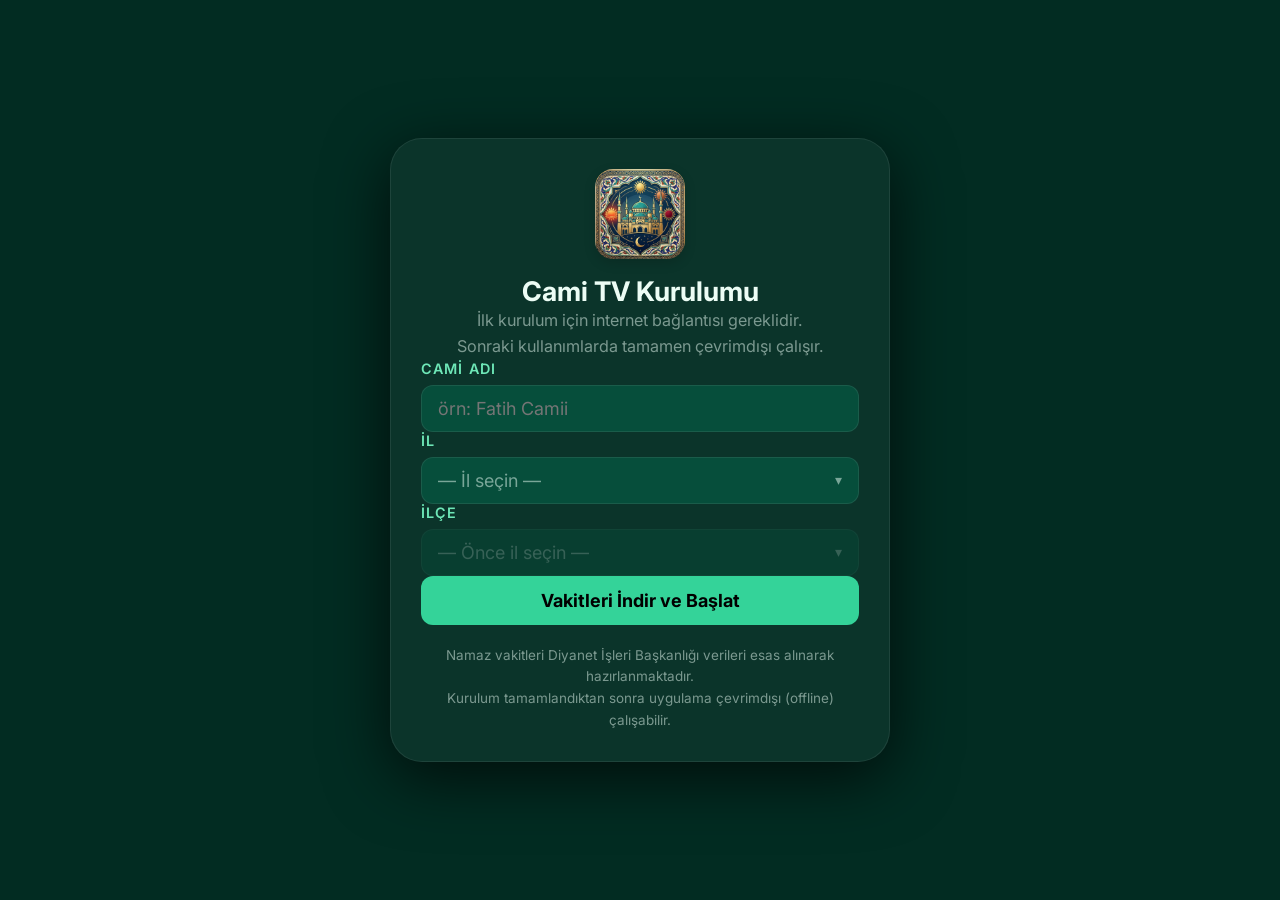
<file: web/index.html>
<!DOCTYPE html>
<html lang="tr" dir="ltr" data-theme="">

<head>
    <meta charset="UTF-8">
    <meta name="viewport" content="width=device-width, initial-scale=1.0, user-scalable=no">
    <meta name="description" content="Cami TV — Namaz vakitleri ve İslami içerik ekran sistemi">
    <meta name="theme-color" content="#0a0f0d">
    <title>Cami TV</title>

    <!-- Önbelleğe alma: offline çalışma -->
    <link rel="manifest" href="manifest.json">
    <link rel="icon" href="icons/favicon.ico" type="image/x-icon">
    <link rel="apple-touch-icon" href="icons/icon-192.png">

    <!-- CSS -->
    <link rel="stylesheet" href="css/base.css">
    <link rel="stylesheet" href="css/animations.css">
    <link rel="stylesheet" href="css/landscape.css">
    <link rel="stylesheet" href="css/portrait.css">
</head>

<body>

    <!-- ════════════════════════════════════════════
     ARKAPLAN RESİM OVERLAY
  ════════════════════════════════════════════ -->
    <div id="background-image" aria-hidden="true"></div>

    <!-- ════════════════════════════════════════════
     YÜKLEME EKRANI
  ════════════════════════════════════════════ -->
    <div id="loading-screen" role="status" aria-live="polite">
        <img src="img/cami_tv_logo.png" alt="Cami TV Logo" class="app-logo app-logo-large">
        <div class="loading-ring"></div>
        <p class="loading-text">Hazırlanıyor...</p>
    </div>

    <!-- ════════════════════════════════════════════
     KURULUM EKRANI (İlk Açılış)
  ════════════════════════════════════════════ -->
    <div id="setup-screen" role="main" aria-label="İlk Kurulum">
        <!-- 1. QR KOD GÖRÜNÜMÜ (VARSAYILAN) -->
        <div id="setup-qr-view" class="setup-box animate-fade-in-scale qr-split-layout">
            <!-- Sol Panel -->
            <div class="qr-split-panel-left">
                <img src="img/cami_tv_logo.png" alt="Cami TV Logo" class="app-logo app-logo-large"
                    style="margin-bottom:20px; width:80px; height:80px;">
                <h1 class="setup-title" style="font-size: 2rem; margin-bottom: 15px; text-align: left;">Cami
                    TV'ye<br>Hoş Geldiniz</h1>
                <p class="setup-subtitle"
                    style="font-size: 1.1rem; color: var(--text-secondary); margin-bottom: 30px; text-align: left; line-height: 1.5;">
                    İlk kurulumu çok daha hızlı ve kolay tamamlamak için lütfen sağdaki QR kodu telefonunuzla okutun.
                </p>
                <div style="flex-grow: 1;"></div>
                <button id="btn-setup-continue-tv"
                    style="background: transparent; border: 2px solid var(--border-accent); color: var(--text-primary); font-size: 1rem; padding: 12px 20px; border-radius: 8px; cursor: pointer; transition: all 0.3s; width: 100%;">
                    Kurulumu TV Kumandasıyla Yap
                </button>
            </div>
            <!-- Sağ Panel -->
            <div class="qr-split-panel-right">
                <div id="setup-qr-container"
                    style="background: white; padding: 20px; border-radius: 16px; display: inline-block; box-shadow: 0 10px 30px rgba(0,0,0,0.3); margin-bottom: 20px;">
                    <!-- QR kod buraya çizilir -->
                </div>
                <p id="setup-qr-url-text"
                    style="font-size: 1.1rem; font-weight: bold; color: var(--accent); margin-bottom: 10px;"></p>
                <div
                    style="font-size: 0.85rem; color: #fbbf24; font-weight: bold; background: rgba(251, 191, 36, 0.1); padding: 8px 12px; border-radius: 6px; display: inline-block; text-align: center;">
                    ⚠️ Telefonunuzun TV ile aynı Wi-Fi ağında<br>olduğundan emin olun.
                </div>
                <div id="setup-qr-pin-hint"
                    style="margin-top: 10px; font-size: 0.85rem; color: #a7f3d0; background: rgba(74, 222, 128, 0.1); border: 1px solid rgba(74, 222, 128, 0.25); padding: 8px 12px; border-radius: 6px; text-align: center;">
                    💡 İlk Giriş Varsayılan PIN: <strong style="color: #ffffff; letter-spacing: 1px;">123456</strong>
                </div>
            </div>
        </div>

        <!-- 2. TV KUMANDASI FORM GÖRÜNÜMÜ (ALTERNATİF) -->
        <div id="setup-form-view" class="setup-box animate-fade-in-scale" style="display:none;">
            <div style="text-align:center;">
                <img src="img/cami_tv_logo.png" alt="Cami TV Logo" class="app-logo app-logo-large">
            </div>
            <h1 class="setup-title">Cami TV Kurulumu</h1>
            <p class="setup-subtitle">
                İlk kurulum için internet bağlantısı gereklidir.<br>
                Sonraki kullanımlarda tamamen çevrimdışı çalışır.
            </p>

            <div class="setup-field">
                <label for="setup-cami">Cami Adı</label>
                <input type="text" id="setup-cami" placeholder="örn: Fatih Camii" autocomplete="off" spellcheck="false">
            </div>

            <div class="setup-field">
                <label>İl</label>
                <div id="setup-il-container"></div>
            </div>

            <div class="setup-field">
                <label>İlçe</label>
                <div id="setup-ilce-container"></div>
            </div>

            <!-- İndirme ilerleme bilgisi -->
            <div id="setup-progress" class="setup-progress hidden" aria-live="polite">
                <div class="mini-spinner"></div>
                <span id="setup-progress-text">Bekleniyor...</span>
            </div>

            <p id="setup-error" class="setup-error" role="alert"></p>

            <button id="setup-kaydet" class="btn-primary">
                Vakitleri İndir ve Başlat
            </button>

            <p style="font-size:0.75rem; color:var(--text-muted); text-align:center; line-height:1.6; margin-top:20px;">
                Namaz vakitleri Diyanet İşleri Başkanlığı verileri esas alınarak hazırlanmaktadır.<br>
                Kurulum tamamlandıktan sonra uygulama çevrimdışı (offline) çalışabilir.
            </p>
        </div>
    </div>

    <!-- ════════════════════════════════════════════
     EKRAN KARARTMA (Güç tasarrufu)
  ════════════════════════════════════════════ -->
    <div id="screen-dimmer" aria-hidden="true"></div>

    <!-- ════════════════════════════════════════════
     AYARLAR BUTONU (Sağ üst — fare ile görünür)
  ════════════════════════════════════════════ -->
    <button id="settings-trigger" aria-label="Ayarlar" onclick="window.location.href='settings.html'">
        ⚙️
    </button>

    <!-- ════════════════════════════════════════════
     YATAY (LANDSCAPE) LAYOUT — TV Birincil
  ════════════════════════════════════════════ -->
    <div id="app-landscape" role="main" aria-label="Cami TV — Yatay Görünüm">

        <!-- Ezan Overlay (landscape) -->
        <div id="ls-ezan-overlay" role="dialog" aria-label="Namaz vakti bildirimi"></div>

        <!-- Cenaze Overlay (landscape) -->
        <div id="ls-cenaze-overlay" role="dialog" aria-label="Cenaze duyurusu"></div>

        <!-- Üst Bar -->
        <header id="ls-topbar">
            <div class="mosque-name">
                <img src="img/cami_tv_logo.png" alt="Cami TV" class="app-logo" style="width: 40px; height: 40px;">
                <div
                    style="display:flex; flex-direction:column; align-items:flex-start; justify-content:center; line-height:1.2;">
                    <span id="ls-mosque-name">Cami TV</span>
                    <span id="ls-mosque-location"
                        style="font-size:0.65em; color:var(--text-muted); font-weight:normal;"></span>
                </div>
            </div>

            <div class="topbar-center">
                <time id="ls-topbar-clock" class="topbar-clock" aria-label="Saat">00:00</time>
                <div id="ls-miladi-date" class="topbar-date" aria-label="Tarih"></div>
            </div>

            <div class="topbar-right">
                <div id="ls-weather-info" class="ls-info-pill hidden" aria-label="Hava durumu"></div>
                <div id="ls-hijri-date" class="hijri-date" aria-label="Hicri tarih"></div>
                <div id="ls-esp32-info" class="ls-info-pill hidden" aria-label="Ortam verileri"></div>
            </div>
        </header>

        <!-- Ana İçerik -->
        <main id="ls-content">

            <!-- Sol Sütun: Namaz Vakitleri -->
            <aside id="ls-left" aria-label="Namaz vakitleri">
                <div class="ls-section-title">Namaz Vakitleri</div>
                <div id="ls-prayer-list" role="list" aria-label="Bugünün namaz vakitleri">
                    <!-- prayer-row'lar JS tarafından doldurulur -->
                    <div class="prayer-row"><span class="vakit-icon">🌙</span><span class="vakit-name skeleton"
                            style="width:60px;height:14px;display:inline-block;">&nbsp;</span><span
                            class="vakit-time skeleton"
                            style="width:40px;height:14px;display:inline-block;">&nbsp;</span></div>
                    <div class="prayer-row"><span class="vakit-icon">🌅</span><span class="vakit-name skeleton"
                            style="width:50px;height:14px;display:inline-block;">&nbsp;</span><span
                            class="vakit-time skeleton"
                            style="width:40px;height:14px;display:inline-block;">&nbsp;</span></div>
                    <div class="prayer-row"><span class="vakit-icon">☀️</span><span class="vakit-name skeleton"
                            style="width:55px;height:14px;display:inline-block;">&nbsp;</span><span
                            class="vakit-time skeleton"
                            style="width:40px;height:14px;display:inline-block;">&nbsp;</span></div>
                    <div class="prayer-row"><span class="vakit-icon">🕐</span><span class="vakit-name skeleton"
                            style="width:40px;height:14px;display:inline-block;">&nbsp;</span><span
                            class="vakit-time skeleton"
                            style="width:40px;height:14px;display:inline-block;">&nbsp;</span></div>
                    <div class="prayer-row"><span class="vakit-icon">🌤️</span><span class="vakit-name skeleton"
                            style="width:55px;height:14px;display:inline-block;">&nbsp;</span><span
                            class="vakit-time skeleton"
                            style="width:40px;height:14px;display:inline-block;">&nbsp;</span></div>
                    <div class="prayer-row"><span class="vakit-icon">🌆</span><span class="vakit-name skeleton"
                            style="width:50px;height:14px;display:inline-block;">&nbsp;</span><span
                            class="vakit-time skeleton"
                            style="width:40px;height:14px;display:inline-block;">&nbsp;</span></div>
                    <div class="prayer-row"><span class="vakit-icon">🌃</span><span class="vakit-name skeleton"
                            style="width:45px;height:14px;display:inline-block;">&nbsp;</span><span
                            class="vakit-time skeleton"
                            style="width:40px;height:14px;display:inline-block;">&nbsp;</span></div>
                </div>

                <div id="ls-left-footer">
                    <!-- Hava, kıble vb. -->
                </div>
            </aside>

            <!-- Orta Sütun: Geri Sayım -->
            <section id="ls-center" aria-label="Kalan süre sayacı">
                <!-- Ezan okunuyor bildirimi (default gizli) -->
                <div id="ezan-notification" class="hidden">
                    <div class="ezan-ring"></div>
                    <div class="ezan-text">Ezan Okunuyor</div>
                </div>

                <div class="circular-progress-wrapper" id="circular-progress-wrapper">
                    <svg class="progress-ring" viewBox="0 0 120 120">
                        <circle class="progress-ring__bg" cx="60" cy="60" r="54"></circle>
                        <circle class="progress-ring__circle" cx="60" cy="60" r="54"></circle>
                    </svg>
                    <div class="progress-inner">
                        <h2 id="ls-prayer-name" class="countdown-target-name">—</h2>
                        <time id="ls-countdown" class="countdown-time" aria-label="Geri sayım">00:00:00</time>
                    </div>
                </div>

                <div id="ls-cemaat" class="hidden">
                    <span class="ce-icon">🕌</span>
                    <span>Cemaat: </span>
                    <span class="ce-val" id="ls-cemaat-val">—</span>
                </div>

                <!-- Ramazan bilgi -->
                <div id="ls-ramadan-info" class="ramadan-info-box hidden" aria-label="Ramazan geri sayımı">
                    <div class="rm-header">
                        <span class="rm-icon">🌙</span> <span class="rm-title" id="rm-title-label">İftara Kalan
                            Süre</span>
                    </div>
                    <time class="rm-value" id="ls-ramadan-countdown">00:00:00</time>
                </div>

                <!-- Bayram namazı bilgi kutusu -->
                <div id="ls-bayram-info" class="bayram-info-box hidden" aria-label="Bayram namazı vakti">
                    <div class="byr-header">
                        <span class="byr-icon">☪️</span>
                        <span class="byr-title" id="byr-title-label">Bayram Namazı</span>
                    </div>
                    <div class="byr-detail">
                        <time class="byr-saat" id="ls-bayram-saat"></time>
                        <span class="byr-tarih" id="ls-bayram-tarih"></span>
                    </div>
                </div>
            </section>

            <!-- Sağ Sütun: Carousel -->
            <section id="ls-right" aria-label="İslami içerik">
                <div id="ls-carousel">
                    <div id="ls-carousel-content" class="carousel-slide active">
                        <!-- Carousel içeriği JS tarafından doldurulur -->
                    </div>
                </div>
                <div id="ls-carousel-progress" aria-hidden="true">
                    <div id="ls-carousel-progress-bar"></div>
                </div>
            </section>

        </main>

        <!-- ════════════════════════════════════════════
         CUMA YARDIMI OVERLAY
        ════════════════════════════════════════════ -->
        <div id="cuma-yardim-overlay" class="cuma-overlay hidden" data-mode="tam-ekran">
            <div class="cuma-overlay-content">
                <div class="cuma-overlay-icon">🤲</div>
                <div id="cuma-yardim-text" class="cuma-overlay-text"></div>
                <div id="cuma-yardim-lang-badge" class="cuma-lang-badge">TR</div>
            </div>
        </div>

        <!-- Alt Ticker Bandı -->
        <footer id="ls-ticker" aria-label="Duyurular">
            <div class="ticker-label">📢</div>
            <div class="ticker-scroll">
                <div id="ls-ticker-inner" class="ticker-inner">
                    <!-- ticker içeriği JS tarafından doldurulur -->
                </div>
            </div>
        </footer>

    </div><!-- /app-landscape -->

    <!-- ════════════════════════════════════════════
     DİKEY (PORTRAIT) LAYOUT — Tablet / Telefon
  ════════════════════════════════════════════ -->
    <div id="app-portrait" role="main" aria-label="Cami TV — Dikey Görünüm">

        <!-- Ezan Overlay (portrait) -->
        <div id="pt-ezan-overlay" role="dialog" aria-label="Namaz vakti bildirimi"></div>

        <!-- Üst Bar -->
        <header id="pt-topbar">
            <div class="mosque-name">
                <img src="img/cami_tv_logo.png" alt="Cami TV" class="app-logo" style="width: 32px; height: 32px;">
                <div
                    style="display:flex; flex-direction:column; align-items:flex-start; justify-content:center; line-height:1.2;">
                    <span id="pt-mosque-name">Cami TV</span>
                    <span id="pt-mosque-location"
                        style="font-size:0.7em; color:var(--text-muted); font-weight:normal;"></span>
                </div>
            </div>
            <time id="pt-clock" class="pt-clock" aria-label="Saat">00:00</time>
            <span id="pt-weather-info" class="pt-weather-pill hidden" aria-label="Hava durumu"></span>
        </header>

        <!-- Ramazan Banner (portrait) -->
        <div id="pt-ramadan-banner" aria-label="Ramazan geri sayımı">
            <span>☪️</span>
            <span class="ramadan-label">İftara Kaldı</span>
            <time class="ramadan-countdown">00:00:00</time>
        </div>

        <!-- Geri Sayım -->
        <section id="pt-countdown-section" aria-label="Sonraki namaza kalan süre">
            <div id="pt-next-label">SONRA</div>
            <h2 id="pt-prayer-name">—</h2>
            <time id="pt-countdown">00:00:00</time>
            <div id="pt-countdown-sub">sonra kaldı</div>
        </section>

        <!-- Namaz Vakitleri Grid -->
        <section id="pt-prayer-grid" aria-label="Namaz vakitleri">
            <!-- hücreler JS tarafından doldurulur -->
        </section>

        <!-- Carousel -->
        <section id="pt-carousel" aria-label="İslami içerik">
            <div id="pt-carousel-content" class="carousel-slide active">
            </div>
        </section>

        <!-- Alt Ticker -->
        <footer id="pt-ticker" aria-label="Duyurular">
            <div class="ticker-label">📢</div>
            <div class="ticker-scroll">
                <div id="pt-ticker-inner" class="ticker-inner"></div>
            </div>
        </footer>

    </div><!-- /app-portrait -->

    <!-- ════════════════════════════════════════════
     JavaScript Modülleri (sıra önemli)
  ════════════════════════════════════════════ -->
    <script src="js/tv-select-modal.js"></script>
    <script src="js/searchable-select.js"></script>
    <script src="js/locations-data.js"></script>
    <script src="js/content-data.js"></script>
    <script src="js/settings-manager.js"></script>
    <script src="js/data-manager.js"></script>
    <script src="js/qrcode.min.js"></script>
    <script src="js/i18n.js"></script>
    <script src="js/prayer-engine.js"></script>
    <script src="js/power-manager.js"></script>
    <script src="js/weather-manager.js"></script>
    <script src="js/carousel-manager.js"></script>
    <script src="js/display-manager.js"></script>
    <script src="js/app.js"></script>

    <script>
        // Service Worker kaydı
        if ('serviceWorker' in navigator) {
            window.addEventListener('load', () => {
                navigator.serviceWorker.register('./sw.js')
                    .then(reg => console.log('[SW] Registered:', reg.scope))
                    .catch(err => console.warn('[SW] Registration failed:', err));
            });
        }
    </script>

</body>

</html>
</file>
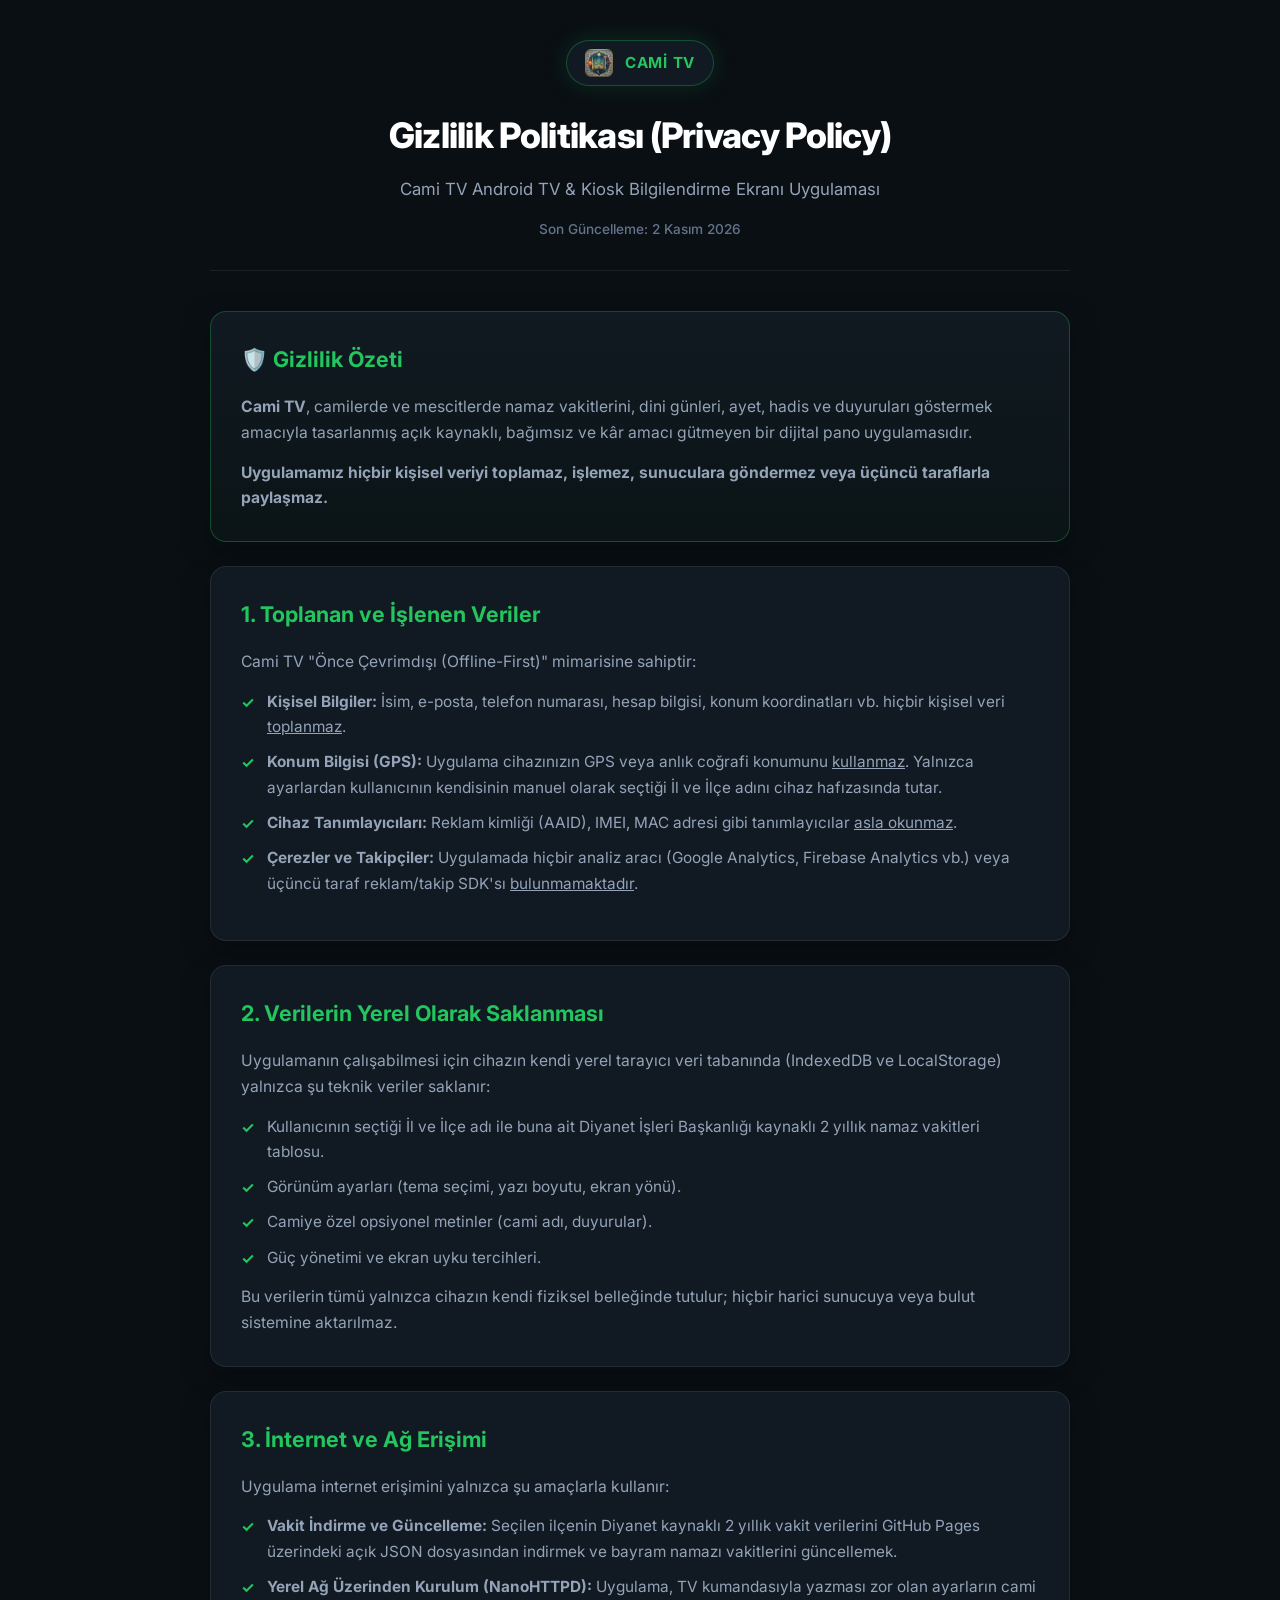
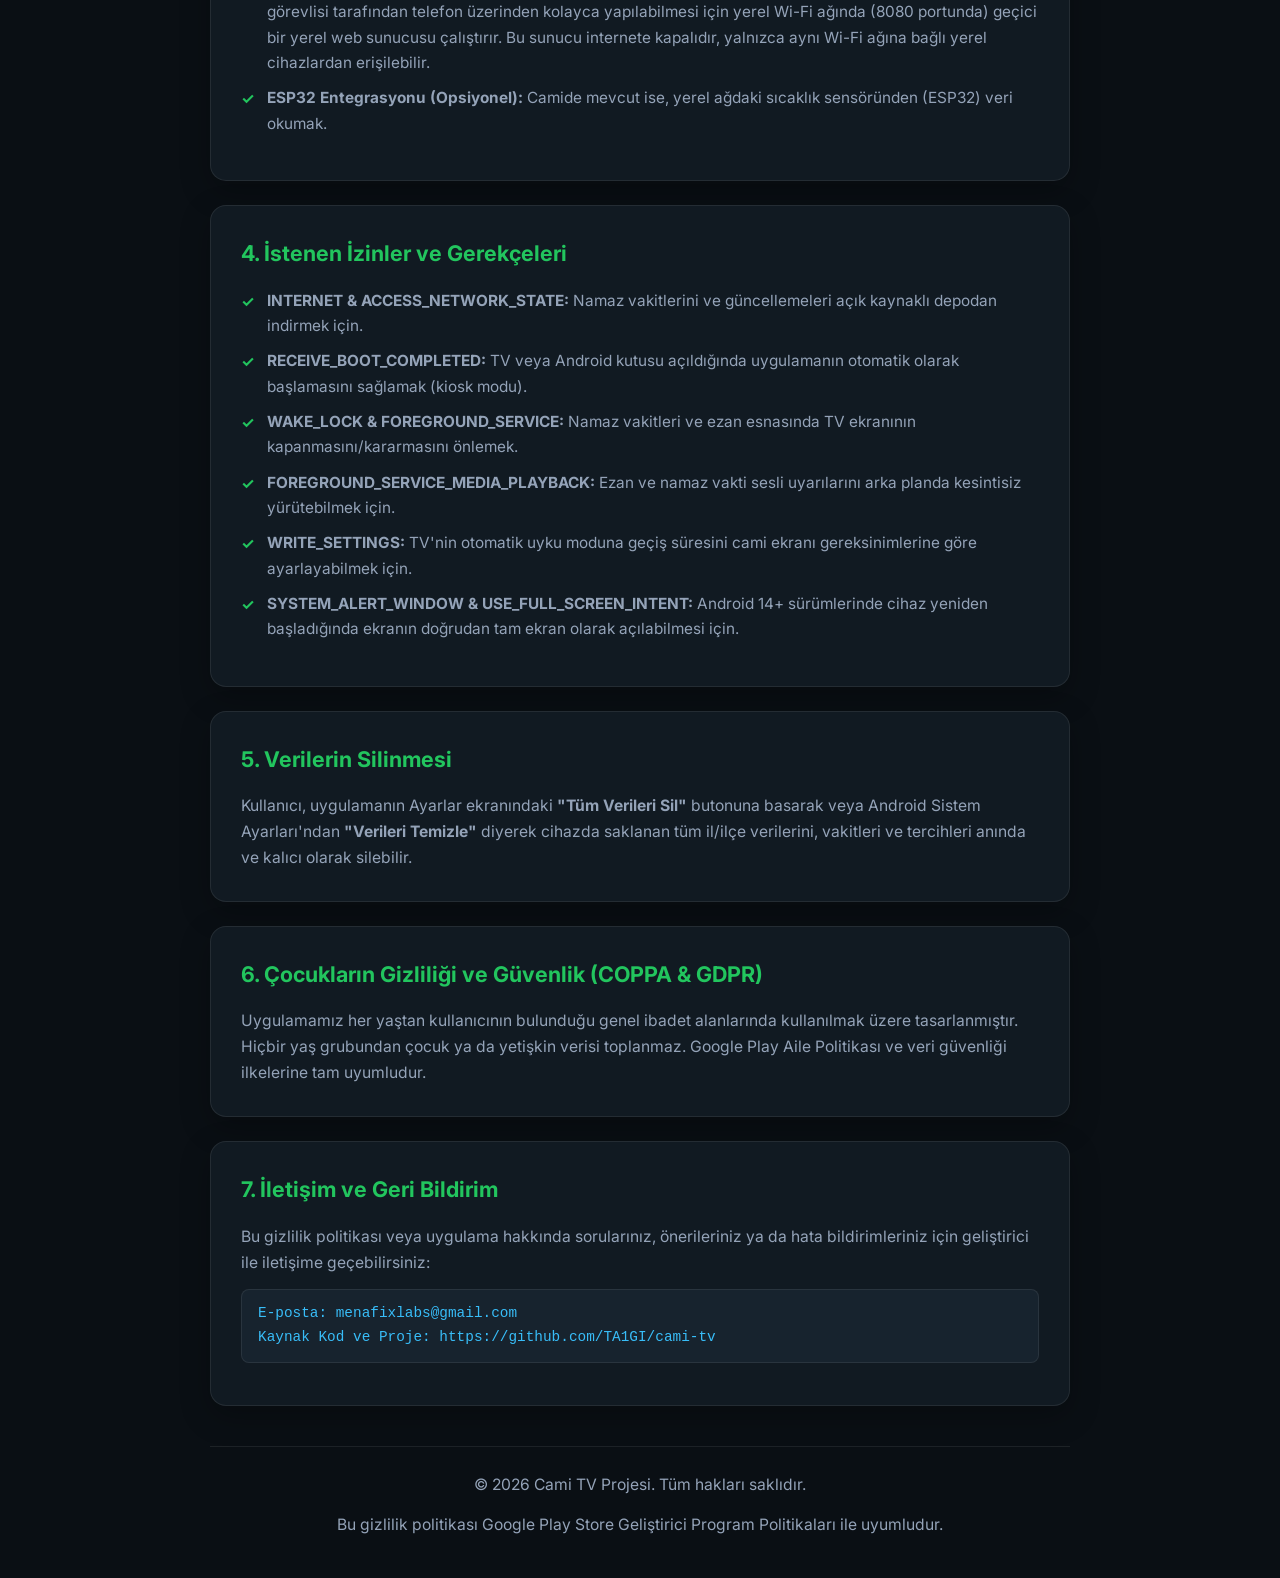
<file: privacy.html>
<!DOCTYPE html>
<html lang="tr">

<head>
    <meta charset="UTF-8">
    <meta name="viewport" content="width=device-width, initial-scale=1.0">
    <title>Cami TV — Gizlilik Politikası (Privacy Policy)</title>
    <link rel="preconnect" href="https://fonts.googleapis.com">
    <link rel="preconnect" href="https://fonts.gstatic.com" crossorigin>
    <link href="https://fonts.googleapis.com/css2?family=Inter:wght@300;400;500;600;700;800&display=swap"
        rel="stylesheet">
    <style>
        :root {
            --bg-body: #0a0f14;
            --bg-card: #111a22;
            --bg-card-sub: #17232e;
            --accent: #22c55e;
            --accent-glow: rgba(34, 197, 94, 0.15);
            --border: rgba(255, 255, 255, 0.08);
            --border-accent: rgba(34, 197, 94, 0.3);
            --text-primary: #f1f5f9;
            --text-secondary: #94a3b8;
            --text-muted: #64748b;
        }

        * {
            box-sizing: border-box;
            margin: 0;
            padding: 0;
        }

        body {
            font-family: 'Inter', -apple-system, BlinkMacSystemFont, 'Segoe UI', Roboto, sans-serif;
            background-color: var(--bg-body);
            color: var(--text-primary);
            line-height: 1.65;
            padding: 40px 20px;
            display: flex;
            justify-content: center;
        }

        .container {
            max-width: 860px;
            width: 100%;
        }

        .header {
            text-align: center;
            margin-bottom: 40px;
            padding-bottom: 30px;
            border-bottom: 1px solid var(--border);
        }

        .logo-badge {
            display: inline-flex;
            align-items: center;
            gap: 12px;
            background: var(--bg-card);
            border: 1px solid var(--border-accent);
            padding: 8px 18px;
            border-radius: 9999px;
            margin-bottom: 20px;
            box-shadow: 0 0 25px var(--accent-glow);
        }

        .logo-badge img {
            width: 28px;
            height: 28px;
            border-radius: 6px;
        }

        .logo-badge span {
            font-size: 0.95rem;
            font-weight: 700;
            letter-spacing: 0.05em;
            color: var(--accent);
        }

        h1 {
            font-size: 2.2rem;
            font-weight: 800;
            color: #ffffff;
            margin-bottom: 12px;
            letter-spacing: -0.02em;
        }

        .subtitle {
            color: var(--text-secondary);
            font-size: 1.05rem;
        }

        .update-date {
            margin-top: 10px;
            font-size: 0.85rem;
            color: var(--text-muted);
            font-weight: 500;
        }

        .card {
            background: var(--bg-card);
            border: 1px solid var(--border);
            border-radius: 16px;
            padding: 30px;
            margin-bottom: 24px;
            box-shadow: 0 10px 30px rgba(0, 0, 0, 0.25);
        }

        .card-highlight {
            border-color: var(--border-accent);
            background: linear-gradient(180deg, var(--bg-card) 0%, rgba(34, 197, 94, 0.03) 100%);
        }

        h2 {
            font-size: 1.35rem;
            font-weight: 700;
            color: var(--accent);
            margin-bottom: 16px;
            display: flex;
            align-items: center;
            gap: 10px;
        }

        h3 {
            font-size: 1.1rem;
            font-weight: 600;
            color: #ffffff;
            margin: 18px 0 8px;
        }

        p {
            color: var(--text-secondary);
            margin-bottom: 14px;
            font-size: 0.98rem;
        }

        p:last-child {
            margin-bottom: 0;
        }

        ul {
            list-style: none;
            padding-left: 0;
            margin-bottom: 14px;
        }

        li {
            position: relative;
            padding-left: 26px;
            margin-bottom: 10px;
            color: var(--text-secondary);
            font-size: 0.96rem;
        }

        li::before {
            content: "✓";
            position: absolute;
            left: 0;
            top: 1px;
            color: var(--accent);
            font-weight: bold;
        }

        .code-box {
            background: var(--bg-card-sub);
            border: 1px solid var(--border);
            border-radius: 8px;
            padding: 12px 16px;
            font-family: monospace;
            font-size: 0.9rem;
            color: #38bdf8;
            margin: 12px 0;
            word-break: break-all;
        }

        .footer {
            text-align: center;
            margin-top: 40px;
            padding-top: 25px;
            border-top: 1px solid var(--border);
            color: var(--text-muted);
            font-size: 0.9rem;
        }

        .footer a {
            color: var(--accent);
            text-decoration: none;
        }

        .footer a:hover {
            text-decoration: underline;
        }

        @media (max-width: 640px) {
            body {
                padding: 20px 14px;
            }

            .card {
                padding: 20px;
            }

            h1 {
                font-size: 1.7rem;
            }
        }
    </style>
</head>

<body>
    <div class="container">
        <header class="header">
            <div class="logo-badge">
                <img src="web/img/cami_tv_logo.png" alt="Cami TV Logo" onerror="this.style.display='none'">
                <span>CAMİ TV</span>
            </div>
            <h1>Gizlilik Politikası (Privacy Policy)</h1>
            <p class="subtitle">Cami TV Android TV & Kiosk Bilgilendirme Ekranı Uygulaması</p>
            <p class="update-date">Son Güncelleme: 2 Kasım 2026</p>
        </header>

        <!-- ÖZET BİLDİRİM -->
        <div class="card card-highlight">
            <h2>🛡️ Gizlilik Özeti</h2>
            <p><strong>Cami TV</strong>, camilerde ve mescitlerde namaz vakitlerini, dini günleri, ayet, hadis ve
                duyuruları göstermek amacıyla tasarlanmış açık kaynaklı, bağımsız ve kâr amacı gütmeyen bir dijital pano
                uygulamasıdır.</p>
            <p><strong>Uygulamamız hiçbir kişisel veriyi toplamaz, işlemez, sunuculara göndermez veya üçüncü taraflarla
                    paylaşmaz.</strong></p>
        </div>

        <!-- 1. TOPLANAN VERİLER -->
        <div class="card">
            <h2>1. Toplanan ve İşlenen Veriler</h2>
            <p>Cami TV "Önce Çevrimdışı (Offline-First)" mimarisine sahiptir:</p>
            <ul>
                <li><strong>Kişisel Bilgiler:</strong> İsim, e-posta, telefon numarası, hesap bilgisi, konum
                    koordinatları vb. hiçbir kişisel veri <u>toplanmaz</u>.</li>
                <li><strong>Konum Bilgisi (GPS):</strong> Uygulama cihazınızın GPS veya anlık coğrafi konumunu
                    <u>kullanmaz</u>. Yalnızca ayarlardan kullanıcının kendisinin manuel olarak seçtiği İl ve İlçe adını
                    cihaz hafızasında tutar.</li>
                <li><strong>Cihaz Tanımlayıcıları:</strong> Reklam kimliği (AAID), IMEI, MAC adresi gibi tanımlayıcılar
                    <u>asla okunmaz</u>.</li>
                <li><strong>Çerezler ve Takipçiler:</strong> Uygulamada hiçbir analiz aracı (Google Analytics, Firebase
                    Analytics vb.) veya üçüncü taraf reklam/takip SDK'sı <u>bulunmamaktadır</u>.</li>
            </ul>
        </div>

        <!-- 2. VERİLERİN SAKLANMASI -->
        <div class="card">
            <h2>2. Verilerin Yerel Olarak Saklanması</h2>
            <p>Uygulamanın çalışabilmesi için cihazın kendi yerel tarayıcı veri tabanında (IndexedDB ve LocalStorage)
                yalnızca şu teknik veriler saklanır:</p>
            <ul>
                <li>Kullanıcının seçtiği İl ve İlçe adı ile buna ait Diyanet İşleri Başkanlığı kaynaklı 2 yıllık namaz
                    vakitleri tablosu.</li>
                <li>Görünüm ayarları (tema seçimi, yazı boyutu, ekran yönü).</li>
                <li>Camiye özel opsiyonel metinler (cami adı, duyurular).</li>
                <li>Güç yönetimi ve ekran uyku tercihleri.</li>
            </ul>
            <p>Bu verilerin tümü yalnızca cihazın kendi fiziksel belleğinde tutulur; hiçbir harici sunucuya veya bulut
                sistemine aktarılmaz.</p>
        </div>

        <!-- 3. İNTERNET VE AĞ BAĞLANTISI -->
        <div class="card">
            <h2>3. İnternet ve Ağ Erişimi</h2>
            <p>Uygulama internet erişimini yalnızca şu amaçlarla kullanır:</p>
            <ul>
                <li><strong>Vakit İndirme ve Güncelleme:</strong> Seçilen ilçenin Diyanet kaynaklı 2 yıllık vakit
                    verilerini GitHub Pages üzerindeki açık JSON dosyasından indirmek ve bayram namazı vakitlerini
                    güncellemek.</li>
                <li><strong>Yerel Ağ Üzerinden Kurulum (NanoHTTPD):</strong> Uygulama, TV kumandasıyla yazması zor olan
                    ayarların cami görevlisi tarafından telefon üzerinden kolayca yapılabilmesi için yerel Wi-Fi ağında
                    (8080 portunda) geçici bir yerel web sunucusu çalıştırır. Bu sunucu internete kapalıdır, yalnızca
                    aynı Wi-Fi ağına bağlı yerel cihazlardan erişilebilir.</li>
                <li><strong>ESP32 Entegrasyonu (Opsiyonel):</strong> Camide mevcut ise, yerel ağdaki sıcaklık
                    sensöründen (ESP32) veri okumak.</li>
            </ul>
        </div>

        <!-- 4. UYGULAMA İZİNLERİ -->
        <div class="card">
            <h2>4. İstenen İzinler ve Gerekçeleri</h2>
            <ul>
                <li><strong>INTERNET & ACCESS_NETWORK_STATE:</strong> Namaz vakitlerini ve güncellemeleri açık kaynaklı
                    depodan indirmek için.</li>
                <li><strong>RECEIVE_BOOT_COMPLETED:</strong> TV veya Android kutusu açıldığında uygulamanın otomatik
                    olarak başlamasını sağlamak (kiosk modu).</li>
                <li><strong>WAKE_LOCK & FOREGROUND_SERVICE:</strong> Namaz vakitleri ve ezan esnasında TV ekranının
                    kapanmasını/kararmasını önlemek.</li>
                <li><strong>FOREGROUND_SERVICE_MEDIA_PLAYBACK:</strong> Ezan ve namaz vakti sesli uyarılarını arka
                    planda kesintisiz yürütebilmek için.</li>
                <li><strong>WRITE_SETTINGS:</strong> TV'nin otomatik uyku moduna geçiş süresini cami ekranı
                    gereksinimlerine göre ayarlayabilmek için.</li>
                <li><strong>SYSTEM_ALERT_WINDOW & USE_FULL_SCREEN_INTENT:</strong> Android 14+ sürümlerinde cihaz
                    yeniden başladığında ekranın doğrudan tam ekran olarak açılabilmesi için.</li>
            </ul>
        </div>

        <!-- 5. VERİLERİN SİLİNMESİ -->
        <div class="card">
            <h2>5. Verilerin Silinmesi</h2>
            <p>Kullanıcı, uygulamanın Ayarlar ekranındaki <strong>"Tüm Verileri Sil"</strong> butonuna basarak veya
                Android Sistem Ayarları'ndan <strong>"Verileri Temizle"</strong> diyerek cihazda saklanan tüm il/ilçe
                verilerini, vakitleri ve tercihleri anında ve kalıcı olarak silebilir.</p>
        </div>

        <!-- 6. ÇOCUKLARIN GİZLİLİĞİ VE GÜVENLİK -->
        <div class="card">
            <h2>6. Çocukların Gizliliği ve Güvenlik (COPPA & GDPR)</h2>
            <p>Uygulamamız her yaştan kullanıcının bulunduğu genel ibadet alanlarında kullanılmak üzere tasarlanmıştır.
                Hiçbir yaş grubundan çocuk ya da yetişkin verisi toplanmaz. Google Play Aile Politikası ve veri
                güvenliği ilkelerine tam uyumludur.</p>
        </div>

        <!-- 7. İLETİŞİM -->
        <div class="card">
            <h2>7. İletişim ve Geri Bildirim</h2>
            <p>Bu gizlilik politikası veya uygulama hakkında sorularınız, önerileriniz ya da hata bildirimleriniz için
                geliştirici ile iletişime geçebilirsiniz:</p>
            <div class="code-box">
                E-posta: menafixlabs@gmail.com<br>
                Kaynak Kod ve Proje: https://github.com/TA1GI/cami-tv
            </div>
        </div>

        <footer class="footer">
            <p>© 2026 Cami TV Projesi. Tüm hakları saklıdır.</p>
            <p style="margin-top: 6px;">Bu gizlilik politikası Google Play Store Geliştirici Program Politikaları ile
                uyumludur.</p>
        </footer>
    </div>
</body>

</html>
</file>
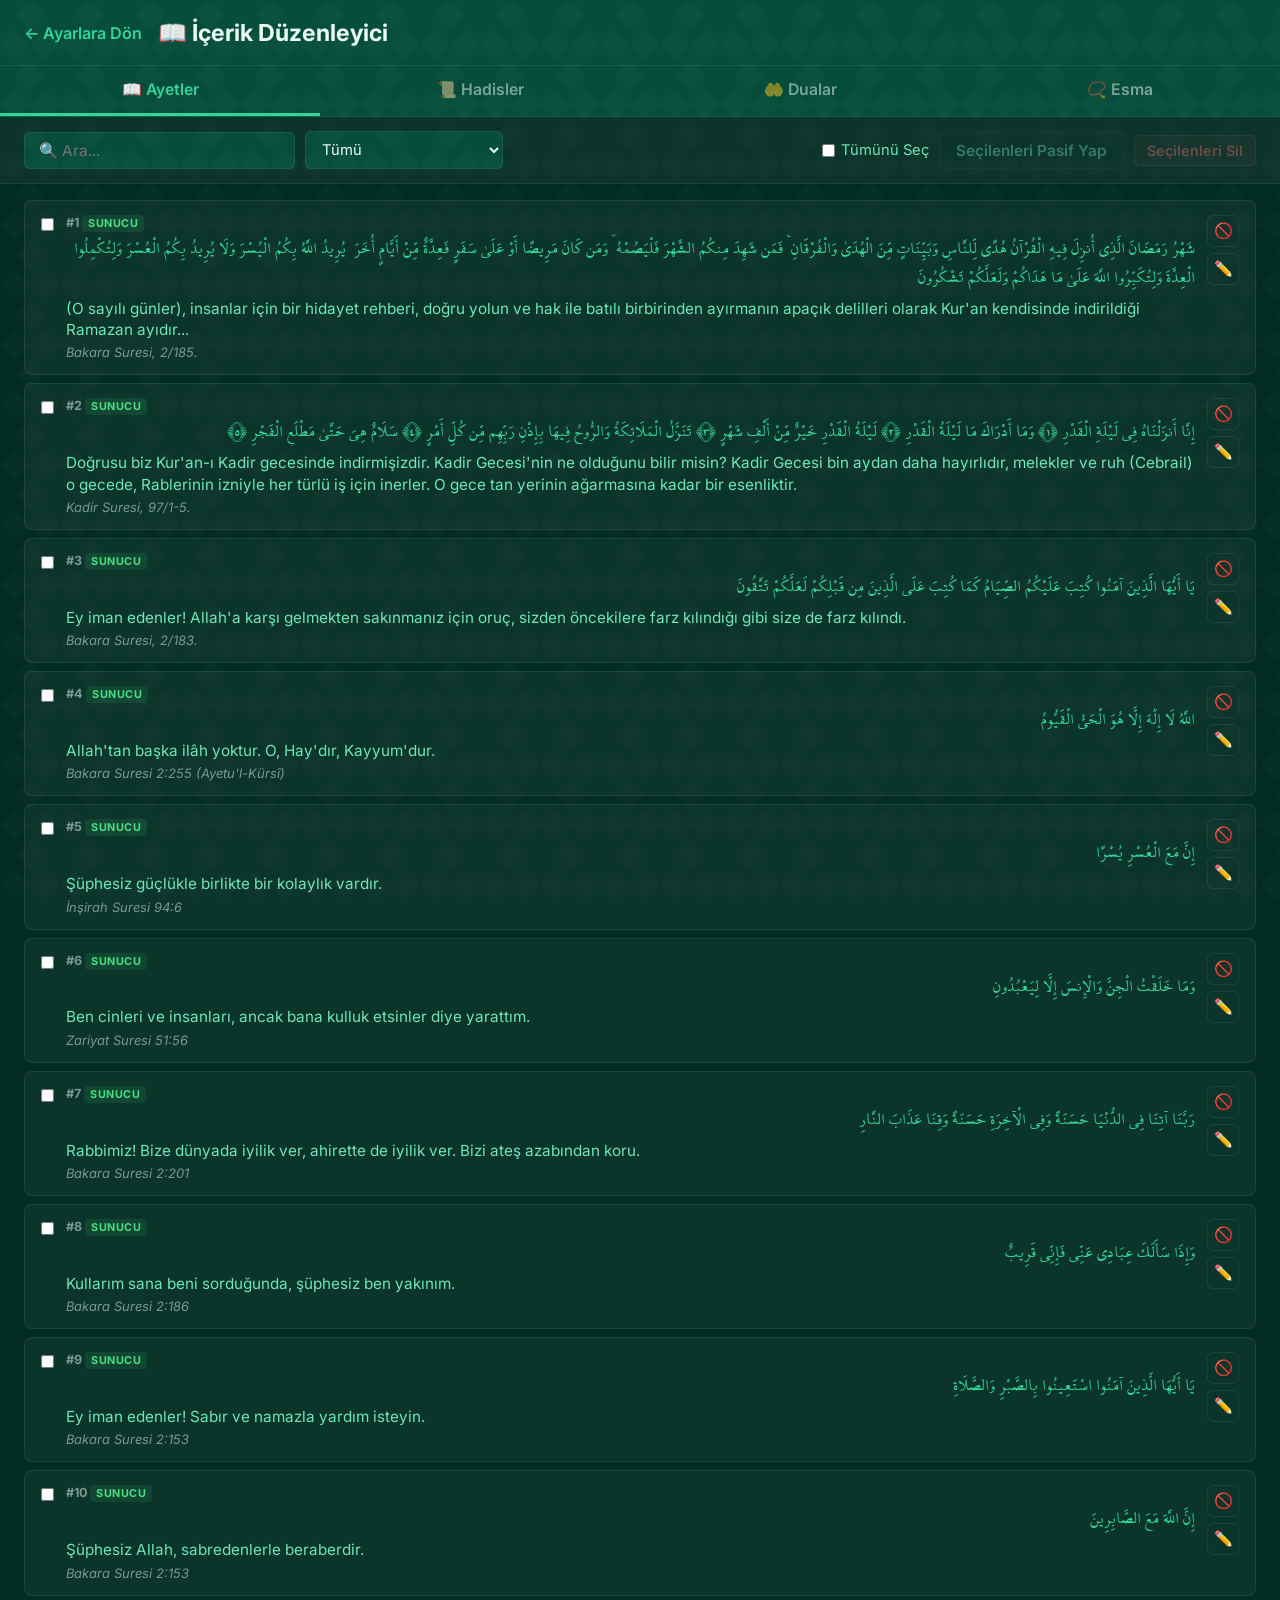
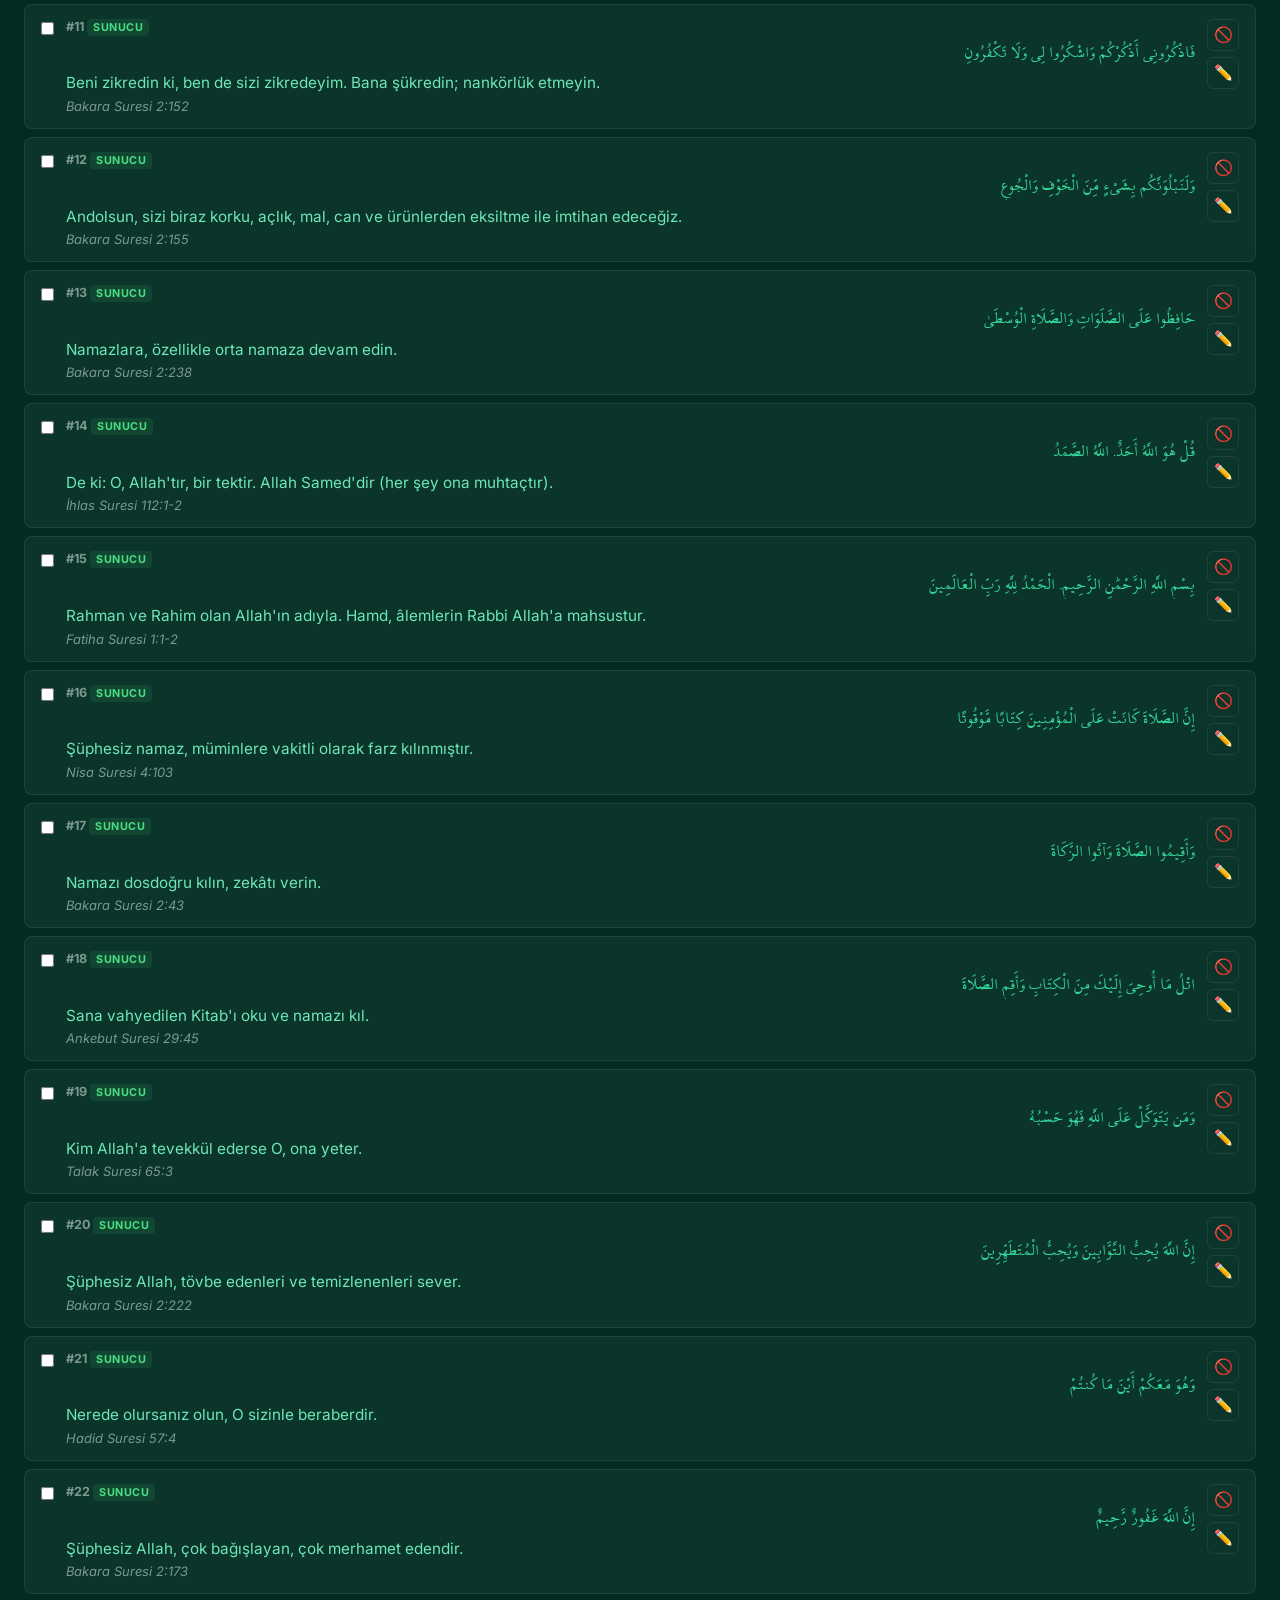
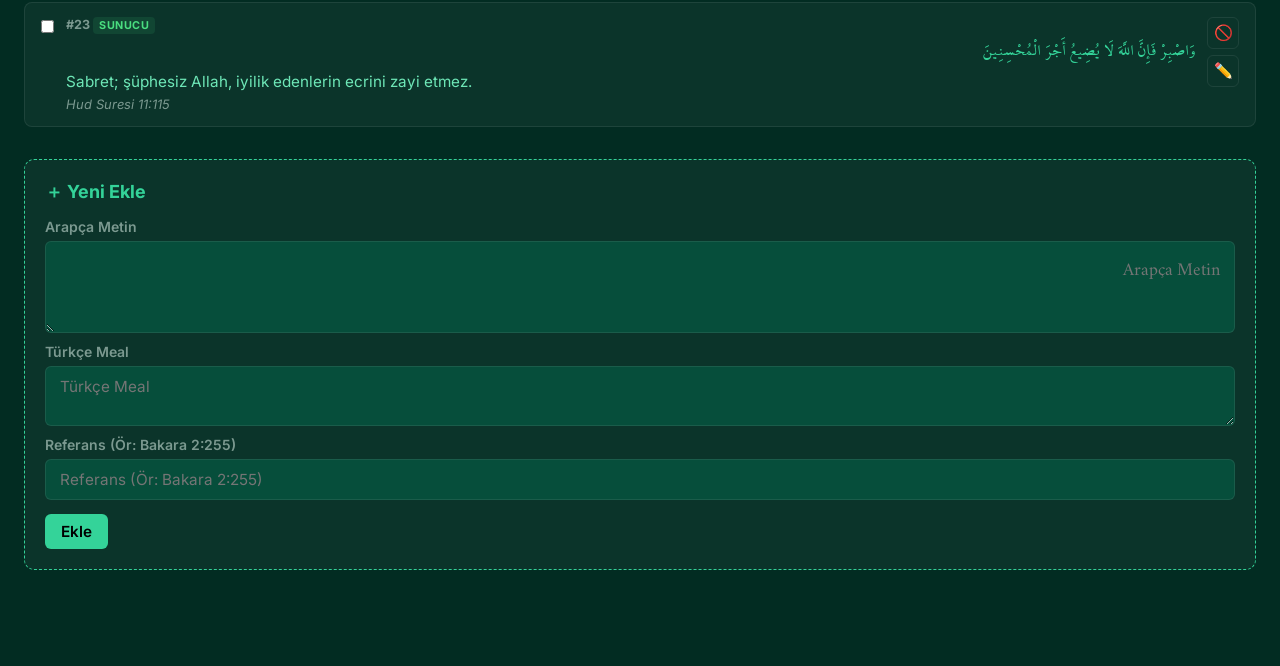
<file: web/content-editor.html>
<!DOCTYPE html>
<html lang="tr" dir="ltr" data-theme="">

<head>
    <meta charset="UTF-8">
    <meta name="viewport" content="width=device-width, initial-scale=1.0">
    <meta name="description" content="Cami TV İçerik Düzenleyici">
    <title>Cami TV — İçerik Düzenleyici</title>
    <link rel="stylesheet" href="css/base.css">
    <link rel="stylesheet" href="css/animations.css">
    <link rel="stylesheet" href="css/content-editor.css">
</head>

<body>
    <div class="ce-page">

        <!-- ═══════ HEADER ═══════ -->
        <header class="ce-header">
            <a href="settings.html" class="ce-back-btn">← Ayarlara Dön</a>
            <h1 class="ce-title">📖 İçerik Düzenleyici</h1>
        </header>

        <!-- ═══════ TABS ═══════ -->
        <nav class="ce-tabs">
            <button class="ce-tab active" data-tab="ayetler">📖 Ayetler</button>
            <button class="ce-tab" data-tab="hadisler">📜 Hadisler</button>
            <button class="ce-tab" data-tab="dualar">🤲 Dualar</button>
            <button class="ce-tab" data-tab="esmaulhusna">📿 Esma</button>
        </nav>

        <!-- ═══════ TOOLBAR ═══════ -->
        <div class="ce-toolbar">
            <div class="ce-toolbar-left">
                <input type="text" id="ce-search" class="ce-search" placeholder="🔍 Ara...">
                <select id="ce-filter" class="ce-select">
                    <option value="all">Tümü</option>
                    <option value="active">Aktif Olanlar</option>
                    <option value="inactive">Pasif Olanlar</option>
                    <option value="custom">Kendi Eklediklerim</option>
                    <option value="original">Merkezi Arşiv Verileri</option>
                </select>
            </div>
            <div class="ce-toolbar-right">
                <label class="ce-checkbox-label">
                    <input type="checkbox" id="ce-select-all"> Tümünü Seç
                </label>
                <button id="ce-bulk-toggle" class="ce-btn ce-btn-outline" disabled>Seçilenleri Pasif Yap</button>
                <button id="ce-bulk-delete" class="ce-btn ce-btn-danger-sm" disabled>Seçilenleri Sil</button>
            </div>
        </div>

        <!-- ═══════ CONTENT LIST ═══════ -->
        <div class="ce-list-container">
            <div id="ce-list" class="ce-list">
                <!-- JS tarafından doldurulur -->
            </div>
            <div id="ce-empty" class="ce-empty hidden">İçerik bulunamadı.</div>
        </div>

        <!-- ═══════ ADD NEW ═══════ -->
        <div class="ce-add-panel">
            <h3 class="ce-add-title" id="ce-add-title">＋ Yeni Ekle</h3>
            <div id="ce-add-form" class="ce-add-form">
                <!-- JS tarafından aktif sekmeye göre doldurulur -->
            </div>
            <button id="ce-add-btn" class="ce-btn ce-btn-primary">Ekle</button>
        </div>

        <!-- ═══════ EDIT MODAL ═══════ -->
        <div id="ce-modal" class="ce-modal hidden">
            <div class="ce-modal-overlay"></div>
            <div class="ce-modal-content">
                <div class="ce-modal-header">
                    <h3>✏️ Düzenle</h3>
                    <button id="ce-modal-close" class="ce-modal-close">✕</button>
                </div>
                <div id="ce-modal-body" class="ce-modal-body">
                    <!-- JS tarafından doldurulur -->
                </div>
                <div class="ce-modal-footer">
                    <button id="ce-modal-save" class="ce-btn ce-btn-primary">Kaydet</button>
                    <button id="ce-modal-cancel" class="ce-btn ce-btn-outline">İptal</button>
                </div>
            </div>
        </div>

        <!-- ═══════ SAVE BAR ═══════ -->
        <div id="ce-save-bar" class="ce-save-bar">
            <span class="ce-save-status" id="ce-save-status"></span>
            <button id="ce-save-btn" class="ce-btn ce-btn-primary">💾 Değişiklikleri Kaydet</button>
        </div>

    </div>

    <script src="js/i18n.js"></script>
    <script src="js/tv-select-modal.js"></script>
    <script src="js/content-data.js"></script>
    <script src="js/settings-manager.js"></script>
    <script src="js/data-manager.js"></script>
    <script src="js/content-editor.js"></script>
</body>

</html>
</file>
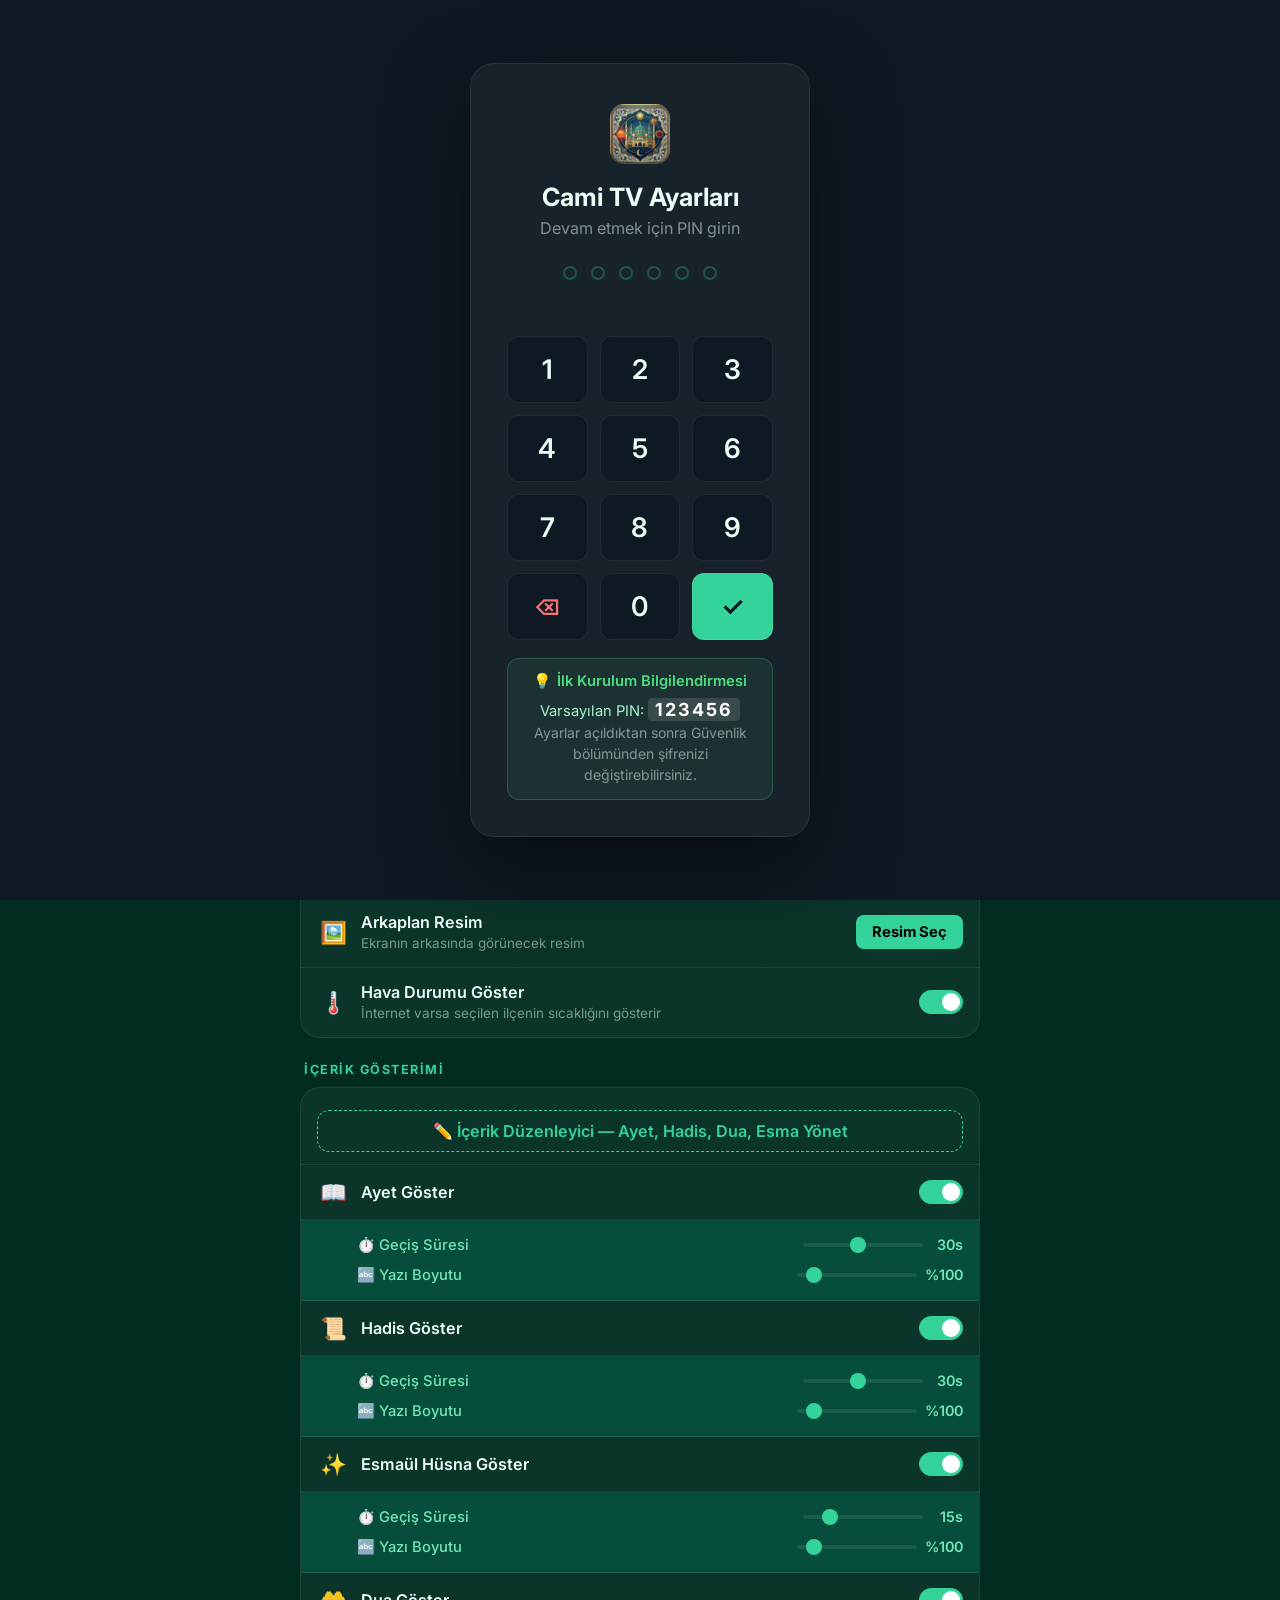
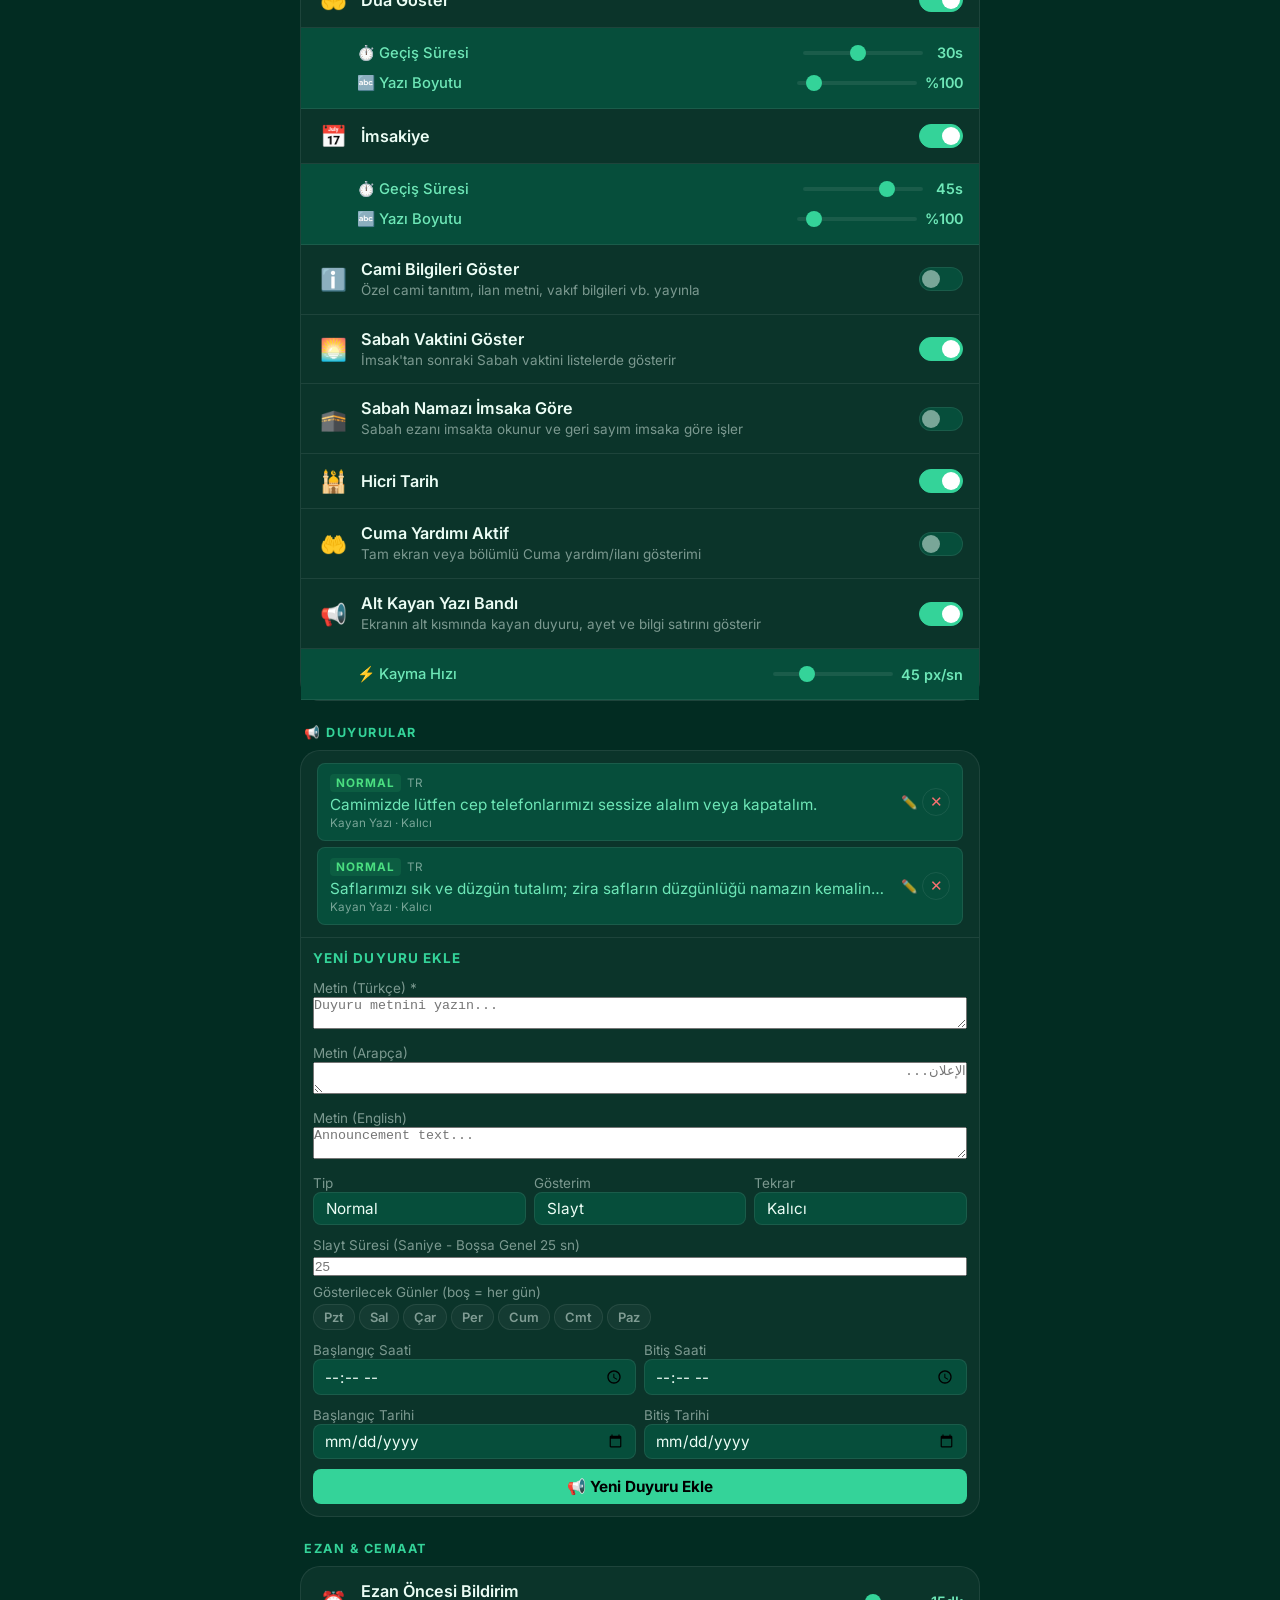
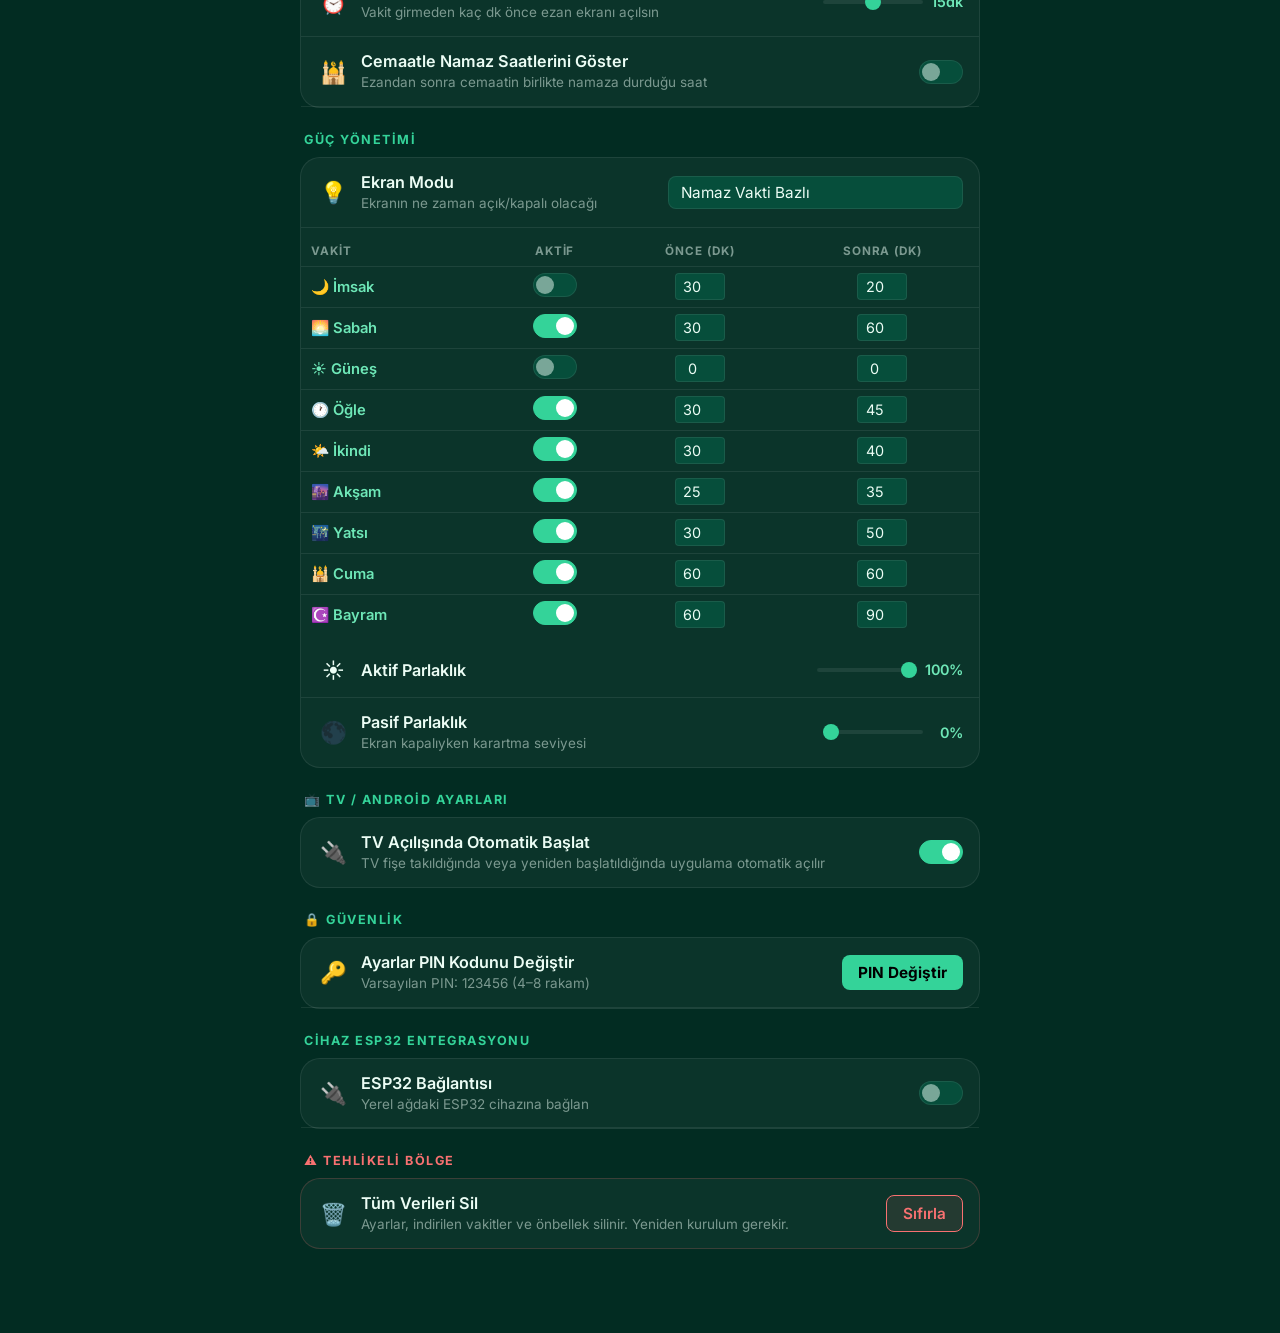
<file: web/settings.html>
<!DOCTYPE html>
<html lang="tr" dir="ltr" data-theme="">

<head>
    <meta charset="UTF-8">
    <meta name="viewport" content="width=device-width, initial-scale=1.0">
    <meta name="description" content="Cami TV Ayarları">
    <title>Cami TV — Ayarlar</title>
    <link rel="stylesheet" href="css/base.css">
    <link rel="stylesheet" href="css/animations.css">
    <link rel="stylesheet" href="css/settings.css">
</head>

<body>

    <!-- ─── PIN GİRİŞ EKRANI ─────────────────────────────────────── -->
    <div id="pin-overlay" style="
        position: fixed; inset: 0; z-index: 9999;
        background: var(--bg-main, #0f1923);
        display: flex; align-items: center; justify-content: center;
        flex-direction: column; gap: 0;
    ">
        <div style="
            background: var(--bg-card, #1a2535);
            border: 1px solid var(--border, rgba(255,255,255,0.08));
            border-radius: 24px;
            padding: 40px 36px 36px;
            width: 340px;
            max-width: 90vw;
            box-shadow: 0 32px 80px rgba(0,0,0,0.5);
            display: flex; flex-direction: column; align-items: center; gap: 0;
        ">
            <img src="img/cami_tv_logo.png" alt="Cami TV" style="width:60px;height:60px;margin-bottom:18px;border-radius:14px;">
            <div style="font-size:1.4rem;font-weight:700;color:var(--text-primary,#e8eaf0);margin-bottom:6px;">Cami TV Ayarları</div>
            <div style="font-size:0.9rem;color:var(--text-muted,#8899aa);margin-bottom:28px;">Devam etmek için PIN girin</div>

            <!-- PIN nokta göstergesi -->
            <div id="pin-dots" style="display:flex;gap:14px;margin-bottom:24px;">
                <span class="pin-dot"></span>
                <span class="pin-dot"></span>
                <span class="pin-dot"></span>
                <span class="pin-dot"></span>
                <span class="pin-dot"></span>
                <span class="pin-dot"></span>
            </div>

            <!-- Hata mesajı -->
            <div id="pin-error" style="
                color:#f87171;font-size:0.85rem;min-height:20px;
                margin-bottom:12px;font-weight:500;text-align:center;
                transition:opacity 0.3s;opacity:0;
            ">PIN yanlış. Tekrar deneyin.</div>

            <!-- Sayısal Tuş Takımı -->
            <div id="pin-keypad" style="display:grid;grid-template-columns:repeat(3,1fr);gap:12px;width:100%;">
                <button class="pin-key" data-v="1">1</button>
                <button class="pin-key" data-v="2">2</button>
                <button class="pin-key" data-v="3">3</button>
                <button class="pin-key" data-v="4">4</button>
                <button class="pin-key" data-v="5">5</button>
                <button class="pin-key" data-v="6">6</button>
                <button class="pin-key" data-v="7">7</button>
                <button class="pin-key" data-v="8">8</button>
                <button class="pin-key" data-v="9">9</button>
                <button class="pin-key pin-key-clear" data-v="clear" style="font-size:1.2rem;">⌫</button>
                <button class="pin-key" data-v="0">0</button>
                <button class="pin-key pin-key-ok" data-v="ok">✓</button>
            </div>

            <!-- İlk Giriş İçin Varsayılan PIN Bilgilendirmesi (Sadece PIN henüz değiştirilmediyse gösterilir) -->
            <div id="pin-default-hint" style="
                margin-top: 18px;
                padding: 12px 14px;
                background: rgba(74, 222, 128, 0.08);
                border: 1px solid rgba(74, 222, 128, 0.25);
                border-radius: 12px;
                color: #a7f3d0;
                font-size: 0.82rem;
                line-height: 1.45;
                text-align: center;
                width: 100%;
                box-sizing: border-box;
            ">
                <div style="font-weight: 600; color: #4ade80; margin-bottom: 4px; display: flex; align-items: center; justify-content: center; gap: 6px;">
                    <span>💡</span> <span>İlk Kurulum Bilgilendirmesi</span>
                </div>
                Varsayılan PIN: <strong style="color: #ffffff; letter-spacing: 2px; font-size: 1rem; background: rgba(255,255,255,0.12); padding: 1px 7px; border-radius: 4px;">123456</strong><br>
                <span style="color: var(--text-muted, #94a3b8); font-size: 0.78rem;">Ayarlar açıldıktan sonra Güvenlik bölümünden şifrenizi değiştirebilirsiniz.</span>
            </div>
        </div>
    </div>

    <style>
        .pin-dot {
            width: 14px; height: 14px;
            border-radius: 50%;
            border: 2px solid var(--border-accent, rgba(100,200,150,0.5));
            background: transparent;
            transition: background 0.2s, transform 0.15s;
            display: inline-block;
        }
        .pin-dot.filled {
            background: var(--accent, #4ade80);
            border-color: var(--accent, #4ade80);
            transform: scale(1.2);
        }
        .pin-key {
            padding: 16px 10px;
            font-size: 1.5rem;
            font-weight: 600;
            border: 1px solid var(--border, rgba(255,255,255,0.1));
            background: var(--bg-main, #0f1923);
            color: var(--text-primary, #e8eaf0);
            border-radius: 12px;
            cursor: pointer;
            transition: background 0.15s, transform 0.1s;
            font-family: inherit;
        }
        .pin-key:active, .pin-key:focus {
            background: var(--accent, #4ade80);
            color: #0f1923;
            outline: none;
            transform: scale(0.95);
        }
        .pin-key-clear { color: #f87171 !important; }
        .pin-key-ok { background: var(--accent, #4ade80) !important; color: #0f1923 !important; }
        .pin-key-ok:active { opacity: 0.8; }
    </style>

    <div class="settings-page">
        <!-- ─── OTOMATİK KAYIT BİLDİRİM ROZETİ ──────────────────────── -->
        <div id="auto-save-badge" class="auto-save-badge" aria-live="polite">✓ Kaydedildi</div>

        <!-- 1. QR KOD GÖRÜNÜMÜ (TV İÇİN VARSAYILAN) -->
        <div id="settings-qr-view" class="settings-wrapper animate-fade-in-scale qr-split-layout"
            style="display:none; max-width: 900px; margin: auto; background: var(--bg-card); border: 1px solid var(--border); box-shadow: var(--shadow-lg); border-radius: 20px;">
            <!-- Sol Panel -->
            <div class="qr-split-panel-left">
                <img src="img/cami_tv_logo.png" alt="Cami TV Logo" class="app-logo app-logo-large"
                    style="margin-bottom:20px; width:80px; height:80px;">
                <h1 style="font-size: 2.2rem; margin-bottom: 20px; color: var(--text-primary); font-weight: 700;">Kolay
                    Kurulum<br>ve Ayarlar</h1>
                <p style="font-size: 1.1rem; margin-bottom: 30px; color: var(--text-secondary); line-height: 1.5;">
                    Uygulama ayarlarını telefonunuzdan hızlıca yapmak ve yönetmek için kameranızı açıp yandaki kodu
                    okutun.
                </p>
                <div style="flex-grow: 1;"></div>
                <button id="btn-settings-continue-tv" class="btn"
                    style="background: transparent; border: 2px solid var(--border-accent); color: var(--text-primary); font-size: 1rem; padding: 15px 20px; border-radius: 12px; cursor: pointer; transition: all 0.3s; width: 100%;">
                    Ayarlara TV Kumandasından Devam Et
                </button>
            </div>

            <!-- Sağ Panel -->
            <div class="qr-split-panel-right">
                <div id="settings-main-qr-container"
                    style="background: white; padding: 25px; border-radius: 20px; box-shadow: 0 15px 40px rgba(0,0,0,0.4); margin-bottom: 20px; display: inline-block;">
                    <!-- QR Code Here -->
                </div>
                <p id="settings-main-qr-url"
                    style="font-size: 1.2rem; font-weight: bold; color: var(--accent); margin-bottom: 15px;"></p>
                <div
                    style="font-size: 0.9rem; color: #fbbf24; font-weight: bold; background: rgba(251, 191, 36, 0.1); border: 1px solid rgba(251, 191, 36, 0.3); padding: 8px 15px; border-radius: 8px; text-align: center;">
                    ⚠️ Aynı Wi-Fi ağına bağlı olmalısınız
                </div>
                <div id="tv-qr-pin-hint"
                    style="margin-top: 10px; font-size: 0.85rem; color: #a7f3d0; background: rgba(74, 222, 128, 0.1); border: 1px solid rgba(74, 222, 128, 0.25); padding: 8px 15px; border-radius: 8px; text-align: center;">
                    💡 İlk Giriş Şifresi: <strong style="color: #ffffff; letter-spacing: 1px;">123456</strong>
                </div>
            </div>
        </div>

        <!-- 2. AYARLAR FORMU (TELEFON VEYA KUMANDA GEÇİŞİ İÇİN) -->
        <div id="settings-form-view" class="settings-wrapper" style="display:none;">

            <!-- ─── HEADER ─────────────────────────────────────── -->
            <header class="settings-header">
                <a href="index.html" class="btn-back" aria-label="Geri">←</a>
                <h1 data-i18n="ayarlar">⚙️ Ayarlar</h1>
                <span class="version">v1.0.26</span>
            </header>



            <!-- ════════════════════════════════════════════════════
         CAMİ BİLGİLERİ
      ════════════════════════════════════════════════════ -->
            <section class="settings-section">
                <h2 class="section-title" data-i18n="cami_bilgileri">🕌 Cami Bilgileri</h2>
                <div class="section-card">
                    <div class="setting-row">
                        <span class="setting-icon">🏷️</span>
                        <div class="setting-info">
                            <div class="setting-label" data-i18n="cami_adi">Cami Adı</div>
                            <div class="setting-desc" data-i18n="ekranda_gosterilecek_ad">Ekranda gösterilecek ad</div>
                        </div>
                        <div class="setting-control">
                            <input type="text" id="s-cami-adi" class="setting-input" placeholder="Cami TV">
                        </div>
                    </div>

                    <div class="setting-row">
                        <span class="setting-icon">📍</span>
                        <div class="setting-info">
                            <div class="setting-label" data-i18n="il">İl</div>
                        </div>
                        <div class="setting-control">
                            <div id="settings-il-container"></div>
                        </div>
                    </div>

                    <div class="setting-row">
                        <span class="setting-icon">📍</span>
                        <div class="setting-info">
                            <div class="setting-label" data-i18n="ilce">İlçe</div>
                        </div>
                        <div class="setting-control">
                            <div id="settings-ilce-container"></div>
                        </div>
                    </div>
                </div>
            </section>

            <!-- ════════════════════════════════════════════════════
                 VAKİT VERİSİ VE GÜNCELLEME
            ════════════════════════════════════════════════════ -->
            <section class="settings-section">
                <h2 class="section-title">📅 Vakit Verisi ve Güncelleme Durumu</h2>
                <div class="section-card" style="padding: 16px;">
                    <div style="display:grid; grid-template-columns: repeat(auto-fit, minmax(160px, 1fr)); gap: 12px; margin-bottom: 16px;">
                        <div style="background: var(--bg-main, #0f1923); border: 1px solid var(--border); border-radius: 12px; padding: 12px; text-align: center;">
                            <div style="font-size: 0.75rem; color: var(--text-muted); text-transform: uppercase; font-weight: 600; margin-bottom: 4px;">Kapsanan Yıllar</div>
                            <div id="data-status-years" style="font-size: 1.15rem; font-weight: 700; color: var(--accent, #4ade80);">-</div>
                        </div>
                        <div style="background: var(--bg-main, #0f1923); border: 1px solid var(--border); border-radius: 12px; padding: 12px; text-align: center;">
                            <div style="font-size: 0.75rem; color: var(--text-muted); text-transform: uppercase; font-weight: 600; margin-bottom: 4px;">Kalan Veri</div>
                            <div id="data-status-remaining" style="font-size: 1.15rem; font-weight: 700; color: var(--accent, #4ade80);">-</div>
                        </div>
                        <div style="background: var(--bg-main, #0f1923); border: 1px solid var(--border); border-radius: 12px; padding: 12px; text-align: center;">
                            <div style="font-size: 0.75rem; color: var(--text-muted); text-transform: uppercase; font-weight: 600; margin-bottom: 4px;">Son Güncelleme</div>
                            <div id="data-status-last-check" style="font-size: 0.95rem; font-weight: 600; color: var(--text-secondary); margin-top: 3px;">-</div>
                        </div>
                    </div>

                    <div style="display: flex; flex-direction: column; gap: 8px;">
                        <button type="button" id="btn-manual-sync" class="btn" style="background: var(--accent-dim, rgba(74,222,128,0.15)); border: 1px solid var(--accent, #4ade80); color: var(--accent, #4ade80); padding: 12px 18px; border-radius: 12px; font-weight: 600; font-size: 0.95rem; cursor: pointer; transition: all 0.2s; display: flex; align-items: center; justify-content: center; gap: 8px;">
                            <span id="manual-sync-icon">🔄</span>
                            <span id="manual-sync-text">Vakitleri ve Bayramı Şimdi Güncelle</span>
                        </button>
                        <div id="manual-sync-msg" style="font-size: 0.85rem; text-align: center; min-height: 18px; font-weight: 500;"></div>
                    </div>
                </div>
            </section>

            <!-- ════════════════════════════════════════════════════
         GÖRÜNÜM
      ════════════════════════════════════════════════════ -->
            <section class="settings-section">
                <h2 class="section-title" data-i18n="gorunum">🎨 Görünüm</h2>
                <div class="section-card">
                    <div class="setting-row">
                        <span class="setting-icon">🌙</span>
                        <div class="setting-info">
                            <div class="setting-label" data-i18n="tema">Tema</div>
                        </div>
                        <div class="setting-control">
                            <select id="s-tema" class="setting-select">
                                <option value="default" data-i18n="tema_yesil">Koyu Yeşil</option>
                                <option value="gold" data-i18n="tema_altin">Altın Sarısı</option>
                                <option value="emerald" data-i18n="tema_zumrut">Zümrüt Yeşili</option>
                                <option value="kufi" data-i18n="tema_kufi">Kûfi Kahve</option>
                                <option value="navy" data-i18n="tema_lacivert">Lacivert</option>
                                <option value="purple" data-i18n="tema_mor">Gece Moru</option>
                                <option value="turquoise" data-i18n="tema_turkuvaz">Turkuaz</option>
                                <option value="ocean" data-i18n="tema_okyanus">Okyanus Mavisi</option>
                                <option value="sky" data-i18n="tema_gokyuzu">Gökyüzü Mavisi</option>
                                <option value="ice" data-i18n="tema_buz">Buz Mavisi</option>
                                <option value="rose" data-i18n="tema_gul">Gül Kurusu</option>
                                <option value="olive" data-i18n="tema_zeytin">Zeytin Yeşili</option>
                                <option value="light" data-i18n="tema_acik">Açık Beyaz</option>
                                <option value="auto" data-i18n="otomatik">Otomatik</option>
                            </select>
                        </div>
                    </div>

                    <div class="setting-row">
                        <span class="setting-icon">📐</span>
                        <div class="setting-info">
                            <div class="setting-label" data-i18n="ekran_yonu">Ekran Yönü</div>
                        </div>
                        <div class="setting-control">
                            <select id="s-ekran-yonu" class="setting-select">
                                <option value="auto" data-i18n="otomatik">Otomatik</option>
                                <option value="landscape" data-i18n="yatay_tv">Yatay (TV)</option>
                                <option value="portrait" data-i18n="dikey">Dikey</option>
                            </select>
                        </div>
                    </div>

                    <div class="setting-row">
                        <span class="setting-icon">🔤</span>
                        <div class="setting-info">
                            <div class="setting-label" data-i18n="yazi_boyutu">Yazı Boyutu</div>
                        </div>
                        <div class="setting-control">
                            <select id="s-yazi-boyu" class="setting-select">
                                <option value="small" data-i18n="boyut_kucuk">Küçük</option>
                                <option value="normal" data-i18n="boyut_normal">Normal</option>
                                <option value="large" data-i18n="boyut_buyuk">Büyük</option>
                                <option value="xlarge" data-i18n="boyut_cok_buyuk">Çok Büyük</option>
                            </select>
                        </div>
                    </div>

                    <div class="setting-row">
                        <span class="setting-icon">🌐</span>
                        <div class="setting-info">
                            <div class="setting-label" data-i18n="dil_secimi">Dil / Language</div>
                        </div>
                        <div class="setting-control">
                            <select id="s-dil" class="setting-select">
                                <option value="tr">Türkçe</option>
                                <option value="en">English</option>
                                <option value="ar">العربية (Arabic)</option>
                            </select>
                        </div>
                    </div>

                    <!-- ARKAPLAN RESİM -->
                    <div class="setting-row">
                        <span class="setting-icon">🖼️</span>
                        <div class="setting-info">
                            <div class="setting-label">Arkaplan Resim</div>
                            <div class="setting-desc">Ekranın arkasında görünecek resim</div>
                        </div>
                        <div class="setting-control">
                            <button id="btn-arkaplan-sec" class="btn-add" style="font-size:0.82rem;">Resim Seç</button>
                            <input type="file" id="s-arkaplan-dosya" accept="image/*" style="display:none;">
                        </div>
                    </div>
                    <div id="arkaplan-ayarlari" style="display:none;">
                        <div class="sub-setting-row" style="padding:8px 16px;display:flex;align-items:center;gap:10px;">
                            <div id="arkaplan-onizleme" style="width:80px;height:50px;border-radius:8px;border:1px solid var(--border);background-size:cover;background-position:center;flex-shrink:0;"></div>
                            <button id="btn-arkaplan-kaldir" class="btn-danger-small" style="font-size:0.75rem;">Kaldır</button>
                        </div>
                        <div class="sub-setting-row" style="padding:4px 16px;">
                            <span>☀️ Opaklık</span>
                            <div class="range-group">
                                <input type="range" id="s-arkaplan-opaklik" min="3" max="50" step="1">
                                <span class="range-value" id="s-arkaplan-opaklik-val">%15</span>
                            </div>
                        </div>
                        <div class="sub-setting-row" style="padding:4px 16px 12px;">
                            <span>🌫️ Bulanıklık</span>
                            <div class="range-group">
                                <input type="range" id="s-arkaplan-blur" min="0" max="20" step="1">
                                <span class="range-value" id="s-arkaplan-blur-val">0px</span>
                            </div>
                        </div>
                    </div>

                    <!-- HAVA DURUMU -->
                    <div class="setting-row">
                        <span class="setting-icon">🌡️</span>
                        <div class="setting-info">
                            <div class="setting-label">Hava Durumu Göster</div>
                            <div class="setting-desc">İnternet varsa seçilen ilçenin sıcaklığını gösterir</div>
                        </div>
                        <div class="setting-control">
                            <label class="toggle-switch"><input type="checkbox" id="s-goster-hava"><span
                                    class="toggle-slider"></span></label>
                        </div>
                    </div>

                </div>
            </section>

            <!-- ════════════════════════════════════════════════════
         İÇERİK GÖSTERİMİ
      ════════════════════════════════════════════════════ -->
            <section class="settings-section">
                <h2 class="section-title" data-i18n="icerik_gosterimi">📖 İçerik Gösterimi</h2>
                <div class="section-card">

                    <!-- İçerik Düzenleyici Bağlantısı -->
                    <div style="padding: 12px 16px; border-bottom: 1px solid var(--border);">
                        <a href="content-editor.html" class="btn-add-slide"
                            style="text-decoration: none; color: var(--accent);">
                            ✏️ İçerik Düzenleyici — Ayet, Hadis, Dua, Esma Yönet
                        </a>
                    </div>

                    <!-- ── AYET ────────────────────── -->
                    <div class="setting-row">
                        <span class="setting-icon">📖</span>
                        <div class="setting-info">
                            <div class="setting-label" data-i18n="ayet_goster">Ayet Göster</div>
                        </div>
                        <div class="setting-control">
                            <label class="toggle-switch"><input type="checkbox" id="s-goster-ayet"><span
                                    class="toggle-slider"></span></label>
                        </div>
                    </div>
                    <div class="content-sub-settings" id="sub-ayet" style="display:none;">
                        <div class="sub-setting-row">
                            <span data-i18n="icerik_suresi">⏱️ Geçiş Süresi</span>
                            <div class="range-group">
                                <input type="range" id="s-sure-ayet" min="5" max="60" step="5">
                                <span class="range-value" id="s-sure-ayet-val">15s</span>
                            </div>
                        </div>
                        <div class="sub-setting-row">
                            <span data-i18n="icerik_yazi_boyutu">🔤 Yazı Boyutu</span>
                            <div class="range-group">
                                <input type="range" id="s-yazi-ayet" min="85" max="250" step="5">
                                <span class="range-value" id="s-yazi-ayet-val">%100</span>
                            </div>
                        </div>
                    </div>

                    <!-- ── HADİS ────────────────────── -->
                    <div class="setting-row">
                        <span class="setting-icon">📜</span>
                        <div class="setting-info">
                            <div class="setting-label" data-i18n="hadis_goster">Hadis Göster</div>
                        </div>
                        <div class="setting-control">
                            <label class="toggle-switch"><input type="checkbox" id="s-goster-hadis"><span
                                    class="toggle-slider"></span></label>
                        </div>
                    </div>
                    <div class="content-sub-settings" id="sub-hadis" style="display:none;">
                        <div class="sub-setting-row">
                            <span data-i18n="icerik_suresi">⏱️ Geçiş Süresi</span>
                            <div class="range-group">
                                <input type="range" id="s-sure-hadis" min="5" max="60" step="5">
                                <span class="range-value" id="s-sure-hadis-val">15s</span>
                            </div>
                        </div>
                        <div class="sub-setting-row">
                            <span data-i18n="icerik_yazi_boyutu">🔤 Yazı Boyutu</span>
                            <div class="range-group">
                                <input type="range" id="s-yazi-hadis" min="85" max="250" step="5">
                                <span class="range-value" id="s-yazi-hadis-val">%100</span>
                            </div>
                        </div>
                    </div>

                    <!-- ── ESMA ────────────────────── -->
                    <div class="setting-row">
                        <span class="setting-icon">✨</span>
                        <div class="setting-info">
                            <div class="setting-label" data-i18n="esma_goster">Esmaül Hüsna Göster</div>
                        </div>
                        <div class="setting-control">
                            <label class="toggle-switch"><input type="checkbox" id="s-goster-esma"><span
                                    class="toggle-slider"></span></label>
                        </div>
                    </div>
                    <div class="content-sub-settings" id="sub-esma" style="display:none;">
                        <div class="sub-setting-row">
                            <span data-i18n="icerik_suresi">⏱️ Geçiş Süresi</span>
                            <div class="range-group">
                                <input type="range" id="s-sure-esma" min="5" max="60" step="5">
                                <span class="range-value" id="s-sure-esma-val">15s</span>
                            </div>
                        </div>
                        <div class="sub-setting-row">
                            <span data-i18n="icerik_yazi_boyutu">🔤 Yazı Boyutu</span>
                            <div class="range-group">
                                <input type="range" id="s-yazi-esma" min="85" max="250" step="5">
                                <span class="range-value" id="s-yazi-esma-val">%100</span>
                            </div>
                        </div>
                    </div>

                    <!-- ── DUA ────────────────────── -->
                    <div class="setting-row">
                        <span class="setting-icon">🤲</span>
                        <div class="setting-info">
                            <div class="setting-label" data-i18n="dua_goster">Dua Göster</div>
                        </div>
                        <div class="setting-control">
                            <label class="toggle-switch"><input type="checkbox" id="s-goster-dua"><span
                                    class="toggle-slider"></span></label>
                        </div>
                    </div>
                    <div class="content-sub-settings" id="sub-dua" style="display:none;">
                        <div class="sub-setting-row">
                            <span data-i18n="icerik_suresi">⏱️ Geçiş Süresi</span>
                            <div class="range-group">
                                <input type="range" id="s-sure-dua" min="5" max="60" step="5">
                                <span class="range-value" id="s-sure-dua-val">15s</span>
                            </div>
                        </div>
                        <div class="sub-setting-row">
                            <span data-i18n="icerik_yazi_boyutu">🔤 Yazı Boyutu</span>
                            <div class="range-group">
                                <input type="range" id="s-yazi-dua" min="85" max="250" step="5">
                                <span class="range-value" id="s-yazi-dua-val">%100</span>
                            </div>
                        </div>
                    </div>

                    <!-- ── İMSAKİYE ────────────────────── -->
                    <div class="setting-row">
                        <span class="setting-icon">📅</span>
                        <div class="setting-info">
                            <div class="setting-label" data-i18n="haftalik_imsakiye">İmsakiye</div>
                        </div>
                        <div class="setting-control">
                            <label class="toggle-switch"><input type="checkbox" id="s-goster-imsakiye"><span
                                    class="toggle-slider"></span></label>
                        </div>
                    </div>
                    <div class="content-sub-settings" id="sub-imsakiye" style="display:none;">
                        <div class="sub-setting-row">
                            <span data-i18n="icerik_suresi">⏱️ Geçiş Süresi</span>
                            <div class="range-group">
                                <input type="range" id="s-sure-imsakiye" min="5" max="60" step="5">
                                <span class="range-value" id="s-sure-imsakiye-val">15s</span>
                            </div>
                        </div>
                        <div class="sub-setting-row">
                            <span data-i18n="icerik_yazi_boyutu">🔤 Yazı Boyutu</span>
                            <div class="range-group">
                                <input type="range" id="s-yazi-imsakiye" min="85" max="250" step="5">
                                <span class="range-value" id="s-yazi-imsakiye-val">%100</span>
                            </div>
                        </div>
                    </div>

                    <!-- ── CAMİ BİLGİLERİ ────────────────────── -->
                    <div class="setting-row">
                        <span class="setting-icon">ℹ️</span>
                        <div class="setting-info">
                            <div class="setting-label" data-i18n="goster_camibilgi">Cami Bilgileri Göster</div>
                            <div class="setting-desc" data-i18n="goster_camibilgi_aciklama">Özel cami tanıtım, ilan
                                metni, vakıf bilgileri vb. yayınla</div>
                        </div>
                        <div class="setting-control">
                            <label class="toggle-switch"><input type="checkbox" id="s-goster-camibilgi"><span
                                    class="toggle-slider"></span></label>
                        </div>
                    </div>
                    <div class="content-sub-settings" id="sub-camibilgi">
                        <div class="sub-setting-row" style="flex-direction: column; align-items: stretch;">
                            <div id="s-camibilgi-list" class="camibilgi-list"
                                style="display: flex; flex-direction: column; gap: 10px;">
                                <!-- Dinamik olarak settings.js tarafından doldurulacak -->
                            </div>
                            <div style="display: flex; justify-content: center; margin-top: 15px;">
                                <button id="btn-add-camibilgi" class="btn-add-slide" data-i18n="cami_bilgi_ekle">+ Yeni
                                    Cami Bilgisi Ekle</button>
                            </div>
                        </div>
                        <div class="sub-setting-row">
                            <span data-i18n="icerik_suresi">⏱️ Geçiş Süresi</span>
                            <div class="range-group">
                                <input type="range" id="s-sure-camibilgi" min="5" max="60" step="1">
                                <span class="range-value" id="s-sure-camibilgi-val">20sn</span>
                            </div>
                        </div>
                        <div class="sub-setting-row">
                            <span data-i18n="icerik_yazi_boyutu">🔤 Yazı Boyutu</span>
                            <div class="range-group">
                                <input type="range" id="s-yazi-camibilgi" min="85" max="250" step="5">
                                <span class="range-value" id="s-yazi-camibilgi-val">%100</span>
                            </div>
                        </div>
                    </div>

                    <div class="setting-row">
                        <span class="setting-icon">🌅</span>
                        <div class="setting-info">
                            <div class="setting-label" data-i18n="sabah_goster">Sabah Vaktini Göster</div>
                            <div class="setting-desc" data-i18n="sabah_goster_aciklama">İmsak'tan sonraki Sabah vaktini
                                listelerde gösterir</div>
                        </div>
                        <div class="setting-control">
                            <label class="toggle-switch"><input type="checkbox" id="s-goster-sabah"><span
                                    class="toggle-slider"></span></label>
                        </div>
                    </div>

                    <div class="setting-row" id="row-sabah-imsaga-gore" style="display:none;">
                        <span class="setting-icon">🕋</span>
                        <div class="setting-info">
                            <div class="setting-label" data-i18n="sabah_imsaka_gore">Sabah Namazı İmsaka Göre</div>
                            <div class="setting-desc" data-i18n="sabah_imsaka_gore_aciklama">Sabah ezanı imsakta okunur
                                ve geri sayım imsaka göre işler</div>
                        </div>
                        <div class="setting-control">
                            <label class="toggle-switch"><input type="checkbox" id="s-sabah-imsaga-gore"><span
                                    class="toggle-slider"></span></label>
                        </div>
                    </div>

                    <div class="setting-row">
                        <span class="setting-icon">🕌</span>
                        <div class="setting-info">
                            <div class="setting-label" data-i18n="hicri_tarih">Hicri Tarih</div>
                        </div>
                        <div class="setting-control">
                            <label class="toggle-switch"><input type="checkbox" id="s-goster-hicri"><span
                                    class="toggle-slider"></span></label>
                        </div>
                    </div>

                    <!-- ── CUMA YARDIMI ────────────────────── -->
                    <div class="setting-row">
                        <span class="setting-icon">🤲</span>
                        <div class="setting-info">
                            <div class="setting-label" data-i18n="cuma_yardim">Cuma Yardımı Aktif</div>
                            <div class="setting-desc" data-i18n="cuma_yardim_aciklama">Tam ekran veya bölümlü Cuma
                                yardım/ilanı gösterimi</div>
                        </div>
                        <div class="setting-control">
                            <label class="toggle-switch"><input type="checkbox" id="s-goster-cuma-yardimi"><span
                                    class="toggle-slider"></span></label>
                        </div>
                    </div>
                    <div class="content-sub-settings" id="sub-cuma-yardimi">
                        <div class="sub-setting-row">
                            <span data-i18n="cuma_kac_dk_once">Cumadan Kaç Dk Önce Başlasın</span>
                            <div class="range-group">
                                <input type="number" id="s-cuma-yardim-baslangic" min="0" max="180"
                                    style="width:60px; text-align:center;">
                            </div>
                        </div>
                        <div class="sub-setting-row">
                            <span data-i18n="cuma_kac_dk_sonra">Cumadan Kaç Dk Sonra Bitsin</span>
                            <div class="range-group">
                                <input type="number" id="s-cuma-yardim-bitis" min="0" max="180"
                                    style="width:60px; text-align:center;">
                            </div>
                        </div>
                        <div class="sub-setting-row">
                            <span data-i18n="cuma_gorunum_modu">Görünüm Modu</span>
                            <div class="range-group">
                                <select id="s-cuma-yardim-gorunum" class="setting-select">
                                    <option value="tam-ekran" data-i18n="cuma_gor_tam">Tam Ekran</option>
                                    <option value="sol-panel" data-i18n="cuma_gor_sol">Sadece Sol Panel</option>
                                    <option value="orta-panel" data-i18n="cuma_gor_orta">Sadece Orta Panel</option>
                                    <option value="sag-panel" data-i18n="cuma_gor_sag">Sadece Sağ Panel</option>
                                </select>
                            </div>
                        </div>
                        <div class="sub-setting-row"
                            style="flex-direction: column; align-items: stretch; margin-top: 5px;">
                            <span data-i18n="cuma_metin_tr" style="color: var(--accent); margin-bottom: 5px;">Yardım
                                Metni (Türkçe)</span>
                            <textarea id="s-cuma-metin-tr" rows="3" class="form-input"
                                style="width: 100%; resize: vertical; margin-bottom: 10px;"></textarea>

                            <span data-i18n="cuma_metin_ar" style="color: var(--accent); margin-bottom: 5px;">Yardım
                                Metni (Arapça)</span>
                            <textarea id="s-cuma-metin-ar" rows="3" class="form-input"
                                style="width: 100%; resize: vertical; margin-bottom: 10px;" dir="rtl"></textarea>

                            <span data-i18n="cuma_metin_en" style="color: var(--accent); margin-bottom: 5px;">Yardım
                                Metni (İngilizce)</span>
                            <textarea id="s-cuma-metin-en" rows="3" class="form-input"
                                style="width: 100%; resize: vertical; margin-bottom: 10px;"></textarea>
                        </div>
                    </div>

                    <!-- ── ALT KAYAN YAZI BANDI ──────────────── -->
                    <div class="setting-row">
                        <span class="setting-icon">📢</span>
                        <div class="setting-info">
                            <div class="setting-label" data-i18n="alt_ticker">Alt Kayan Yazı Bandı</div>
                            <div class="setting-desc" data-i18n="alt_ticker_aciklama">Ekranın alt kısmında kayan duyuru, ayet ve bilgi satırını gösterir</div>
                        </div>
                        <div class="setting-control">
                            <label class="toggle-switch"><input type="checkbox" id="s-goster-ticker"><span
                                    class="toggle-slider"></span></label>
                        </div>
                    </div>

                    <div class="content-sub-settings" id="sub-ticker" style="display:none;">
                        <div class="sub-setting-row">
                            <span>⚡ Kayma Hızı</span>
                            <div class="range-group">
                                <input type="range" id="s-ticker-hiz" min="20" max="120" step="5" value="45">
                                <span class="range-value" id="s-ticker-hiz-val">45 px/sn</span>
                            </div>
                        </div>
                    </div>

                </div>
            </section>

            <!-- ════════════════════════════════════════════════════
         DUYURULAR
      ════════════════════════════════════════════════════ -->
            <section class="settings-section">
                <h2 class="section-title">📢 Duyurular</h2>
                <div class="section-card">
                    <div id="s-duyuru-list" class="duyuru-list">
                        <!-- JS tarafından doldurulur -->
                        <div style="text-align:center; padding:12px; color:var(--text-muted); font-size:0.82rem;"
                            data-i18n="duyuru_yok">
                            Henüz duyuru eklenmedi.
                        </div>
                    </div>

                    <!-- GELİŞMİŞ DUYURU EKLEME FORMU -->
                    <div class="duyuru-add-form" style="padding:12px;border-top:1px solid var(--border);">
                        <div style="font-size:0.75rem;font-weight:700;letter-spacing:0.08em;text-transform:uppercase;color:var(--accent);margin-bottom:10px;">Yeni Duyuru Ekle</div>

                        <!-- Metin (TR) -->
                        <div style="margin-bottom:8px;">
                            <label style="font-size:0.75rem;color:var(--text-muted);">Metin (Türkçe) *</label>
                            <textarea id="s-duyuru-metin" rows="2" class="form-input" placeholder="Duyuru metnini yazın..." style="width:100%;resize:vertical;"></textarea>
                        </div>

                        <!-- Metin (AR) -->
                        <div style="margin-bottom:8px;">
                            <label style="font-size:0.75rem;color:var(--text-muted);">Metin (Arapça)</label>
                            <textarea id="s-duyuru-metin-ar" rows="2" class="form-input" placeholder="الإعلان..." dir="rtl" style="width:100%;resize:vertical;"></textarea>
                        </div>

                        <!-- Metin (EN) -->
                        <div style="margin-bottom:8px;">
                            <label style="font-size:0.75rem;color:var(--text-muted);">Metin (English)</label>
                            <textarea id="s-duyuru-metin-en" rows="2" class="form-input" placeholder="Announcement text..." style="width:100%;resize:vertical;"></textarea>
                        </div>

                        <!-- Tip + Görünüm + Tekrar -->
                        <div style="display:grid;grid-template-columns:1fr 1fr 1fr;gap:8px;margin-bottom:8px;">
                            <div>
                                <label style="font-size:0.75rem;color:var(--text-muted);">Tip</label>
                                <select id="s-duyuru-tip" class="setting-select" style="width:100%;">
                                    <option value="normal">Normal</option>
                                    <option value="acil">Acil</option>
                                    <option value="cenaze">Cenaze</option>
                                </select>
                            </div>
                            <div>
                                <label style="font-size:0.75rem;color:var(--text-muted);">Gösterim</label>
                                <select id="s-duyuru-gorunum" class="setting-select" style="width:100%;">
                                    <option value="carousel">Slayt</option>
                                    <option value="tam-ekran">Tam Ekran</option>
                                    <option value="sadece-ticker">Sadece Kayan Yazı</option>
                                </select>
                            </div>
                            <div>
                                <label style="font-size:0.75rem;color:var(--text-muted);">Tekrar</label>
                                <select id="s-duyuru-tekrar" class="setting-select" style="width:100%;">
                                    <option value="kalici">Kalıcı</option>
                                    <option value="gunluk">Günlük</option>
                                    <option value="haftalik">Haftalık</option>
                                    <option value="tek-sefer">Tek Seferlik</option>
                                </select>
                            </div>
                        </div>

                        <div id="s-duyuru-tam-ekran-modu-wrap" style="display:none;margin-bottom:8px;">
                            <label style="font-size:0.75rem;color:var(--text-muted);">Gösterim Şekli</label>
                            <select id="s-duyuru-tam-ekran-modu" class="setting-select" style="width:100%;">
                                <option value="surekli">Sürekli (Varsayılan)</option>
                                <option value="sirali">Sıralı (Slayt İçinde)</option>
                            </select>
                        </div>

                        <div id="s-duyuru-slayt-sure-wrap" style="margin-bottom:8px;">
                            <label style="font-size:0.75rem;color:var(--text-muted);">Slayt Süresi (Saniye - Boşsa Genel 25 sn)</label>
                            <input type="number" id="s-duyuru-slayt-sure" class="form-input" min="5" max="120" step="5" placeholder="25" style="width:100%;">
                        </div>

                        <!-- Gün Seçimi -->
                        <div style="margin-bottom:8px;">
                            <label style="font-size:0.75rem;color:var(--text-muted);margin-bottom:4px;display:block;">Gösterilecek Günler (boş = her gün)</label>
                            <div id="s-duyuru-gunler" style="display:flex;gap:4px;flex-wrap:wrap;">
                                <label class="day-chip"><input type="checkbox" value="1"><span>Pzt</span></label>
                                <label class="day-chip"><input type="checkbox" value="2"><span>Sal</span></label>
                                <label class="day-chip"><input type="checkbox" value="3"><span>Çar</span></label>
                                <label class="day-chip"><input type="checkbox" value="4"><span>Per</span></label>
                                <label class="day-chip"><input type="checkbox" value="5"><span>Cum</span></label>
                                <label class="day-chip"><input type="checkbox" value="6"><span>Cmt</span></label>
                                <label class="day-chip"><input type="checkbox" value="0"><span>Paz</span></label>
                            </div>
                        </div>

                        <!-- Zaman Aralığı + Tarih Aralığı -->
                        <div style="display:grid;grid-template-columns:1fr 1fr;gap:8px;margin-bottom:10px;">
                            <div>
                                <label style="font-size:0.75rem;color:var(--text-muted);">Başlangıç Saati</label>
                                <input type="time" id="s-duyuru-zaman-baslangic" class="setting-time" style="width:100%;">
                            </div>
                            <div>
                                <label style="font-size:0.75rem;color:var(--text-muted);">Bitiş Saati</label>
                                <input type="time" id="s-duyuru-zaman-bitis" class="setting-time" style="width:100%;">
                            </div>
                            <div>
                                <label style="font-size:0.75rem;color:var(--text-muted);">Başlangıç Tarihi</label>
                                <input type="date" id="s-duyuru-tarih-baslangic" class="setting-time" style="width:100%;">
                            </div>
                            <div>
                                <label style="font-size:0.75rem;color:var(--text-muted);">Bitiş Tarihi</label>
                                <input type="date" id="s-duyuru-tarih-bitis" class="setting-time" style="width:100%;">
                            </div>
                        </div>

                        <div style="display:flex;gap:8px;">
                            <button id="s-duyuru-ekle" class="btn-add" style="flex:1;">📢 Yeni Duyuru Ekle</button>
                        </div>
                    </div>
                </div>
            </section>

            <!-- ════════════════════════════════════════════════════
         EZAN & CEMAAT
      ════════════════════════════════════════════════════ -->
            <section class="settings-section">
                <h2 class="section-title" data-i18n="ezan_cemaat">🔔 Ezan & Cemaat</h2>
                <div class="section-card">

                    <div class="setting-row">
                        <span class="setting-icon">⏰</span>
                        <div class="setting-info">
                            <div class="setting-label" data-i18n="ezan_oncesi_bildirim">Ezan Öncesi Bildirim</div>
                            <div class="setting-desc" data-i18n="ezan_bildirim_aciklama">Vakit girmeden kaç dk önce ezan
                                ekranı açılsın</div>
                        </div>
                        <div class="setting-control">
                            <div class="range-group">
                                <input type="range" id="s-ezan-once" min="0" max="30" step="5">
                                <span class="range-value" id="s-ezan-once-val">15dk</span>
                            </div>
                        </div>
                    </div>

                    <div class="setting-row">
                        <span class="setting-icon">🕌</span>
                        <div class="setting-info">
                            <div class="setting-label" data-i18n="cemaat_goster">Cemaatle Namaz Saatlerini Göster</div>
                            <div class="setting-desc" data-i18n="cemaat_goster_aciklama">Ezandan sonra cemaatin birlikte
                                namaza durduğu saat</div>
                        </div>
                        <div class="setting-control">
                            <label class="toggle-switch"><input type="checkbox" id="s-goster-cemaat"><span
                                    class="toggle-slider"></span></label>
                        </div>
                    </div>

                    <!-- Cemaat offset tablosu — toggle'a göre gizlenir/gösterilir -->
                    <div id="cemaat-offsets-panel"
                        style="display:none; padding:12px 8px 4px; border-top:1px solid var(--border); margin-top:4px;">
                        <div style="font-size:0.75rem;font-weight:700;letter-spacing:0.1em;text-transform:uppercase;color:var(--text-muted);margin-bottom:10px;"
                            data-i18n="cemaat_dakikalari">Kâmet / Cemaat Başlama Süresi (Ezandan kaç dk sonra)</div>
                        <div style="display:grid;grid-template-columns:1fr 1fr;gap:8px;">
                            <div class="cemaat-row"><span>İmsak</span><input type="number" id="co-imsak" min="0"
                                    max="60" value="0" class="setting-number"></div>
                            <div class="cemaat-row"><span>Sabah</span><input type="number" id="co-sabah" min="0"
                                    max="60" value="0" class="setting-number"></div>
                            <div class="cemaat-row"><span>Öğle</span> <input type="number" id="co-ogle" min="0" max="60"
                                    value="15" class="setting-number"></div>
                            <div class="cemaat-row"><span>İkindi</span><input type="number" id="co-ikindi" min="0"
                                    max="60" value="15" class="setting-number"></div>
                            <div class="cemaat-row"><span>Akşam</span><input type="number" id="co-aksam" min="0"
                                    max="60" value="15" class="setting-number"></div>
                            <div class="cemaat-row"><span>Yatsı</span><input type="number" id="co-yatsi" min="0"
                                    max="60" value="30" class="setting-number"></div>
                        </div>
                    </div>

            </section>

            <!-- ════════════════════════════════════════════════════
         GÜÇ YÖNETİMİ
      ════════════════════════════════════════════════════ -->
            <section class="settings-section">
                <h2 class="section-title" data-i18n="guc_yonetimi">🔋 Güç Yönetimi</h2>
                <div class="section-card">


                    <div class="setting-row">
                        <span class="setting-icon">💡</span>
                        <div class="setting-info">
                            <div class="setting-label">Ekran Modu</div>
                            <div class="setting-desc">Ekranın ne zaman açık/kapalı olacağı</div>
                        </div>
                        <div class="setting-control">
                            <select id="s-guc-mod" class="setting-select">
                                <option value="always">Her Zaman Açık</option>
                                <option value="fixed">Sabit Saat Aralığı</option>
                                <option value="prayer">Namaz Vakti Bazlı</option>
                                <option value="hybrid">Akıllı Mod (Sabit Saat + Namaz Vakti)</option>
                            </select>
                        </div>
                    </div>

                    <!-- Sabit Saat Ayarları -->
                    <div id="s-guc-fixed-block" class="hidden">
                        <div class="setting-row">
                            <span class="setting-icon">🌅</span>
                            <div class="setting-info">
                                <div class="setting-label">Açılış Saati</div>
                            </div>
                            <div class="setting-control">
                                <input type="time" id="s-guc-acis" class="setting-time" value="05:30">
                            </div>
                        </div>
                        <div class="setting-row">
                            <span class="setting-icon">🌙</span>
                            <div class="setting-info">
                                <div class="setting-label">Kapanış Saati</div>
                            </div>
                            <div class="setting-control">
                                <input type="time" id="s-guc-kapanis" class="setting-time" value="23:00">
                            </div>
                        </div>
                    </div>

                    <!-- Namaz Vakti Bazlı Offset Tablosu -->
                    <div id="s-guc-prayer-block" class="hidden" style="padding:8px 0;">
                        <table class="offset-table">
                            <thead>
                                <tr>
                                    <th style="text-align:left; padding-left:10px;">Vakit</th>
                                    <th>Aktif</th>
                                    <th>Önce (dk)</th>
                                    <th>Sonra (dk)</th>
                                </tr>
                            </thead>
                            <tbody id="s-offset-tbody">
                                <!-- JS tarafından doldurulur -->
                            </tbody>
                        </table>
                    </div>

                    <!-- Parlaklık -->
                    <div class="setting-row">
                        <span class="setting-icon">☀️</span>
                        <div class="setting-info">
                            <div class="setting-label">Aktif Parlaklık</div>
                        </div>
                        <div class="setting-control">
                            <div class="range-group">
                                <input type="range" id="s-parlaklik-aktif" min="10" max="100" step="10">
                                <span class="range-value" id="s-parlaklik-aktif-val">100%</span>
                            </div>
                        </div>
                    </div>

                    <div class="setting-row">
                        <span class="setting-icon">🌑</span>
                        <div class="setting-info">
                            <div class="setting-label">Pasif Parlaklık</div>
                            <div class="setting-desc">Ekran kapalıyken karartma seviyesi</div>
                        </div>
                        <div class="setting-control">
                            <div class="range-group">
                                <input type="range" id="s-parlaklik-pasif" min="0" max="30" step="5">
                                <span class="range-value" id="s-parlaklik-pasif-val">10%</span>
                            </div>
                        </div>
                    </div>

                </div>
            </section>

            <!-- ════════════════════════════════════════════════════
         TV / ANDROID AYARLARI
      ════════════════════════════════════════════════════ -->
            <section class="settings-section">
                <h2 class="section-title">📺 TV / Android Ayarları</h2>
                <div class="section-card">
                    <div class="setting-row">
                        <span class="setting-icon">🔌</span>
                        <div class="setting-info">
                            <div class="setting-label">TV Açılışında Otomatik Başlat</div>
                            <div class="setting-desc">TV fişe takıldığında veya yeniden başlatıldığında uygulama
                                otomatik açılır</div>
                        </div>
                        <div class="setting-control">
                            <label class="toggle-switch"><input type="checkbox" id="s-auto-boot" checked><span
                                    class="toggle-slider"></span></label>
                        </div>
                    </div>
                </div>
            </section>

            <!-- ════════════════════════════════════════════════════
         GÜVENLİK
      ════════════════════════════════════════════════════ -->
            <section class="settings-section">
                <h2 class="section-title">🔒 Güvenlik</h2>
                <div class="section-card">
                    <div class="setting-row">
                        <span class="setting-icon">🔑</span>
                        <div class="setting-info">
                            <div class="setting-label">Ayarlar PIN Kodunu Değiştir</div>
                            <div class="setting-desc">Varsayılan PIN: 123456 (4–8 rakam)</div>
                        </div>
                        <div class="setting-control">
                            <button id="btn-show-pin-change" class="btn-add" style="font-size:0.85rem;">PIN Değiştir</button>
                        </div>
                    </div>
                    <div id="pin-change-form" style="display:none; padding:12px 16px; border-top:1px solid var(--border);">
                        <div style="display:flex; flex-direction:column; gap:10px; max-width:320px;">
                            <input type="password" id="pin-current" class="setting-input" placeholder="Mevcut PIN" inputmode="numeric" maxlength="8">
                            <input type="password" id="pin-new" class="setting-input" placeholder="Yeni PIN (4-8 rakam)" inputmode="numeric" maxlength="8">
                            <input type="password" id="pin-new2" class="setting-input" placeholder="Yeni PIN Tekrar" inputmode="numeric" maxlength="8">
                            <div id="pin-change-msg" style="font-size:0.85rem;min-height:18px;"></div>
                            <div style="display:flex;gap:8px;">
                                <button id="btn-pin-save" class="btn-add" style="flex:1;">💾 Kaydet</button>
                                <button id="btn-pin-cancel" class="btn-danger-small" style="flex:1;">İptal</button>
                            </div>
                        </div>
                    </div>
                </div>
            </section>

            <!-- ════════════════════════════════════════════════════
         ESP32 ENTEGRASYONU
      ════════════════════════════════════════════════════ -->
            <section class="settings-section">
                <h2 class="section-title" data-i18n="esp32_entegrasyonu">🔌 Cihaz ESP32 Entegrasyonu</h2>
                <div class="section-card">

                    <div class="setting-row">
                        <span class="setting-icon">🔌</span>
                        <div class="setting-info">
                            <div class="setting-label">ESP32 Bağlantısı</div>
                            <div class="setting-desc">Yerel ağdaki ESP32 cihazına bağlan</div>
                        </div>
                        <div class="setting-control">
                            <label class="toggle-switch"><input type="checkbox" id="s-esp32-aktif"><span
                                    class="toggle-slider"></span></label>
                        </div>
                    </div>

                    <div id="s-esp32-details" class="hidden">
                        <div class="setting-row">
                            <span class="setting-icon">🌐</span>
                            <div class="setting-info">
                                <div class="setting-label" data-i18n="esp32_ip">ESP32 IP Adresi</div>
                            </div>
                            <div class="setting-control">
                                <input type="text" id="s-esp32-ip" class="setting-input" placeholder="192.168.1.100">
                            </div>
                        </div>

                        <div class="setting-row">
                            <span class="setting-icon">🌡️</span>
                            <div class="setting-info">
                                <div class="setting-label">Sıcaklık/Nem Göster</div>
                            </div>
                            <div class="setting-control">
                                <label class="toggle-switch"><input type="checkbox" id="s-esp32-sicaklik"><span
                                        class="toggle-slider"></span></label>
                            </div>
                        </div>
                    </div>

                </div>
            </section>

            <!-- ════════════════════════════════════════════════════
         TEHLİKELİ BÖLGE
      ════════════════════════════════════════════════════ -->
            <section class="settings-section danger-zone">
                <h2 class="section-title" style="color:#f87171;">⚠️ Tehlikeli Bölge</h2>
                <div class="section-card">
                    <div class="setting-row">
                        <span class="setting-icon">🗑️</span>
                        <div class="setting-info">
                            <div class="setting-label">Tüm Verileri Sil</div>
                            <div class="setting-desc">Ayarlar, indirilen vakitler ve önbellek silinir. Yeniden kurulum
                                gerekir.</div>
                        </div>
                        <div class="setting-control">
                            <button id="s-sil-tumu" class="btn-danger">Sıfırla</button>
                        </div>
                    </div>
                </div>
            </section>

        </div><!-- /settings-wrapper -->
    </div><!-- /settings-page -->

    <!-- ─── KAYDET BAR ─────────────────────────────────────── -->
    <div class="save-bar" id="save-bar">
        <span class="save-status" id="save-status"></span>
        <button class="btn-save" id="btn-save">💾 Kaydet</button>
    </div>

    <!-- ─── JavaScript ─────────────────────────────────────── -->
    <script src="js/locations-data.js"></script>

    <!-- Script Yüklemeleri -->
    <script src="js/data-manager.js"></script>
    <script src="js/tv-select-modal.js"></script>
    <script src="js/searchable-select.js"></script>
    <script src="js/i18n.js"></script>
    <script src="js/settings-manager.js"></script>
    <script src="js/qrcode.min.js"></script>
    <script src="js/settings.js"></script>

    <!-- ─── PIN YÖNETİM MANTIĞI ─────────────────────────────── -->
    <script>
    (function () {
        const overlay = document.getElementById('pin-overlay');
        const dots    = document.querySelectorAll('.pin-dot');
        const errEl   = document.getElementById('pin-error');
        const defaultHintEl = document.getElementById('pin-default-hint');
        let pinBuffer = '';

        // İlk kurulum varsayılan PIN uyarısı kontrolü
        if (defaultHintEl) {
            if (window.IS_DEFAULT_PIN === false) {
                defaultHintEl.style.display = 'none';
            } else {
                defaultHintEl.style.display = 'block';
            }
        }

        // TV ekranından veya yerel bilgisayardan açılıyorsa (file:// veya localhost) — PIN sorma, overlay'i gizle
        if (window.location.protocol === 'file:' || window.location.hostname === 'localhost' || window.location.hostname === '127.0.0.1') {
            if (overlay) overlay.style.display = 'none';
            // Not: Eskiden burada 'return' vardı, bu yüzden alt kısımdaki "PIN Değiştir" vs. butonları aktifleşmiyordu.
            // Şimdi sadece overlay gizleniyor, script çalışmaya devam ediyor.
        }

        function updateDots() {
            dots.forEach((d, i) => {
                if (i < pinBuffer.length) {
                    d.classList.add('filled');
                } else {
                    d.classList.remove('filled');
                }
            });
        }

        function showError(msg) {
            errEl.textContent = msg;
            errEl.style.opacity = '1';
            pinBuffer = '';
            updateDots();
            setTimeout(() => { errEl.style.opacity = '0'; }, 2500);
        }

        async function submitPin() {
            if (!pinBuffer) return;
            try {
                const res = await fetch('/api/verify-pin', {
                    method: 'POST',
                    headers: { 'Content-Type': 'application/json' },
                    body: JSON.stringify({ pin: pinBuffer })
                });
                if (res.ok) {
                    overlay.style.transition = 'opacity 0.4s';
                    overlay.style.opacity = '0';
                    setTimeout(() => { overlay.style.display = 'none'; }, 400);
                } else {
                    showError('PIN yanlış. Tekrar deneyin.');
                }
            } catch (e) {
                showError('Bağlantı hatası. Tekrar deneyin.');
            }
        }

        document.querySelectorAll('.pin-key').forEach(btn => {
            btn.addEventListener('click', () => {
                const v = btn.dataset.v;
                if (v === 'clear') {
                    pinBuffer = pinBuffer.slice(0, -1);
                    updateDots();
                } else if (v === 'ok') {
                    submitPin();
                } else if (pinBuffer.length < dots.length) {
                    pinBuffer += v;
                    updateDots();
                    if (pinBuffer.length === dots.length) submitPin(); // 6 hane dolunca otomatik denetle
                }
            });
        });

        // Klavye desteği (telefon klavyesi veya bilgisayar)
        document.addEventListener('keydown', (e) => {
            if (overlay && overlay.style.display !== 'none') {
                if (e.key >= '0' && e.key <= '9' && pinBuffer.length < dots.length) {
                    pinBuffer += e.key; updateDots();
                    if (pinBuffer.length === dots.length) submitPin();
                } else if (e.key === 'Backspace') {
                    pinBuffer = pinBuffer.slice(0, -1); updateDots();
                } else if (e.key === 'Enter') {
                    submitPin();
                }
            }
        });

        // PIN Değiştirme Formu
        const btnShow   = document.getElementById('btn-show-pin-change');
        const pinForm   = document.getElementById('pin-change-form');
        const btnSave   = document.getElementById('btn-pin-save');
        const btnCancel = document.getElementById('btn-pin-cancel');
        const msgEl     = document.getElementById('pin-change-msg');

        if (btnShow) btnShow.addEventListener('click', () => {
            pinForm.style.display = pinForm.style.display === 'none' ? 'block' : 'none';
        });
        if (btnCancel) btnCancel.addEventListener('click', () => {
            pinForm.style.display = 'none';
            ['pin-current','pin-new','pin-new2'].forEach(id => document.getElementById(id).value = '');
            msgEl.textContent = '';
        });
        if (btnSave) btnSave.addEventListener('click', async () => {
            const cur  = document.getElementById('pin-current').value.trim();
            const nw   = document.getElementById('pin-new').value.trim();
            const nw2  = document.getElementById('pin-new2').value.trim();
            if (!cur || !nw || !nw2) { msgEl.style.color='#f87171'; msgEl.textContent='Tüm alanlar zorunludur.'; return; }
            if (nw !== nw2)          { msgEl.style.color='#f87171'; msgEl.textContent='Yeni PIN\'ler eşleşmiyor.'; return; }
            if (!/^\d{4,8}$/.test(nw)) { msgEl.style.color='#f87171'; msgEl.textContent='PIN 4-8 rakamdan oluşmalıdır.'; return; }
            try {
                const res = await fetch('/api/change-pin', {
                    method: 'POST',
                    headers: { 'Content-Type': 'application/json' },
                    body: JSON.stringify({ currentPin: cur, newPin: nw })
                });
                const data = await res.json();
                if (data.ok) {
                    msgEl.style.color = '#4ade80';
                    msgEl.textContent = '✓ PIN başarıyla değiştirildi!';
                    window.IS_DEFAULT_PIN = false;
                    if (defaultHintEl) defaultHintEl.style.display = 'none';
                    ['pin-current','pin-new','pin-new2'].forEach(id => document.getElementById(id).value = '');
                    setTimeout(() => { msgEl.textContent=''; pinForm.style.display='none'; }, 2000);
                } else {
                    msgEl.style.color = '#f87171';
                    msgEl.textContent = data.error || 'Hata oluştu.';
                }
            } catch(e) {
                msgEl.style.color = '#f87171';
                msgEl.textContent = 'Bağlantı hatası.';
            }
        });
    })();
    </script>

    <!-- ─── TV KUMANDASI (D-PAD) NAVİGASYON BETİĞİ ──────────────── -->
    <script>
    (function initTvRemoteNavigation() {
        function getFocusableElements() {
            const qrView = document.getElementById('settings-qr-view');
            const isQrActive = qrView && qrView.style.display !== 'none';
            const activeView = isQrActive ? qrView : document.getElementById('settings-form-view');
            if (!activeView) return [];

            // Eğer SearchableSelect veya TvSelectModal açık ise sayfa tuşları durdurulsun
            if (typeof TvSelectModal !== 'undefined' && TvSelectModal.isOpen) return [];
            if (document.querySelector('.ss-wrapper.ss-open')) return [];

            const selector = 'a[href]:not([tabindex="-1"]), button:not([disabled]):not([tabindex="-1"]), input:not([disabled]):not([type="hidden"]):not([tabindex="-1"]), select:not([disabled]):not([tabindex="-1"]), .ss-trigger:not([disabled]), .ss-tv-trigger:not([disabled])';
            return Array.from(activeView.querySelectorAll(selector)).filter(el => {
                return el.offsetParent !== null && !el.closest('[style*="display: none"]');
            });
        }

        function focusItem(el) {
            if (!el) return;
            if (document.activeElement && typeof document.activeElement.blur === 'function') {
                document.activeElement.blur();
            }
            // TV kumandasıyla geçerken sanal klavyenin ekranı kapatmasını önle
            if (el.tagName === 'INPUT' && (el.type === 'text' || el.type === 'password')) {
                el.readOnly = true;
            }
            document.querySelectorAll('.tv-row-focused').forEach(r => r.classList.remove('tv-row-focused'));
            el.focus();
            const row = el.closest('.setting-row') || el.closest('.sub-setting-row');
            if (row) row.classList.add('tv-row-focused');
            el.scrollIntoView({ behavior: 'smooth', block: 'center' });
        }

        document.addEventListener('keydown', (e) => {
            const pinOverlay = document.getElementById('pin-overlay');
            if (pinOverlay && pinOverlay.style.display !== 'none') return;
            // Eğer TvSelectModal veya SearchableSelect listesi açıksa dropdown kendi gezintisini yönetsin
            if (typeof TvSelectModal !== 'undefined' && TvSelectModal.isOpen) return;
            if (document.querySelector('.ss-wrapper.ss-open')) return;

            const isDpad = ['ArrowDown', 'ArrowUp', 'ArrowLeft', 'ArrowRight', 'Enter', ' '].includes(e.key) ||
                           [19, 20, 21, 22, 23, 66].includes(e.keyCode);
            if (!isDpad) return;

            const items = getFocusableElements();
            if (items.length === 0) return;

            let current = document.activeElement;
            let idx = items.indexOf(current);

            // Aşağı Ok (D-PAD DOWN / KEYCODE 20)
            if (e.key === 'ArrowDown' || e.keyCode === 20) {
                e.preventDefault();
                e.stopPropagation();
                const nextIdx = (idx === -1 || idx >= items.length - 1) ? 0 : idx + 1;
                focusItem(items[nextIdx]);
            }
            // Yukarı Ok (D-PAD UP / KEYCODE 19)
            else if (e.key === 'ArrowUp' || e.keyCode === 19) {
                e.preventDefault();
                e.stopPropagation();
                const prevIdx = (idx <= 0) ? items.length - 1 : idx - 1;
                focusItem(items[prevIdx]);
            }
            // Sol / Sağ Ok (D-PAD LEFT / RIGHT / KEYCODES 21, 22)
            else if (e.key === 'ArrowLeft' || e.keyCode === 21 || e.key === 'ArrowRight' || e.keyCode === 22) {
                if (!current) return;
                const dir = (e.key === 'ArrowRight' || e.keyCode === 22) ? 1 : -1;
                if (current.tagName === 'SELECT') {
                    e.preventDefault();
                    e.stopPropagation();
                    const newIdx = Math.max(0, Math.min(current.options.length - 1, current.selectedIndex + dir));
                    if (newIdx !== current.selectedIndex) {
                        current.selectedIndex = newIdx;
                        current.dispatchEvent(new Event('change', { bubbles: true }));
                    }
                } else if (current.type === 'checkbox') {
                    e.preventDefault();
                    e.stopPropagation();
                    current.checked = !current.checked;
                    current.dispatchEvent(new Event('change', { bubbles: true }));
                } else if (current.type === 'number' || current.type === 'range') {
                    e.preventDefault();
                    e.stopPropagation();
                    const step = parseFloat(current.step) || 1;
                    const min = current.min !== '' ? parseFloat(current.min) : -Infinity;
                    const max = current.max !== '' ? parseFloat(current.max) : Infinity;
                    let val = (parseFloat(current.value) || 0) + (dir * step);
                    val = Math.max(min, Math.min(max, val));
                    current.value = val;
                    current.dispatchEvent(new Event('input', { bubbles: true }));
                    current.dispatchEvent(new Event('change', { bubbles: true }));
                }
            }
            // OK / Enter (D-PAD CENTER / KEYCODES 23, 66)
            else if (e.key === 'Enter' || e.key === ' ' || e.keyCode === 23 || e.keyCode === 66) {
                if (current && current.tagName === 'INPUT' && (current.type === 'text' || current.type === 'password')) {
                    if (current.readOnly) {
                        e.preventDefault();
                        current.readOnly = false;
                        current.focus();
                    }
                } else if (current && current.type === 'checkbox') {
                    e.preventDefault();
                    e.stopPropagation();
                    current.checked = !current.checked;
                    current.dispatchEvent(new Event('change', { bubbles: true }));
                } else if (current && current.tagName === 'SELECT') {
                    e.preventDefault();
                    e.stopPropagation();
                    if (typeof TvSelectModal !== 'undefined') {
                        TvSelectModal.openForSelect(current);
                    }
                }
            }
        }, true); // Capture phase: <select> ve diğer elemanların tuşları yutmasını engeller

        // TV ortamında tüm <select> etiketlerine fare/dokunma ile tıklandığında da TvSelectModal aç
        if (typeof TvSelectModal !== 'undefined' && TvSelectModal.isTv) {
            document.querySelectorAll('select.setting-select').forEach(sel => {
                sel.addEventListener('mousedown', (e) => {
                    e.preventDefault();
                    e.stopPropagation();
                    TvSelectModal.openForSelect(sel);
                });
            });
        }

        // Focus kaybolunca satır parlamasını temizle ve metin kutusunu kitle
        document.addEventListener('focusout', (e) => {
            if (e.target && e.target.tagName === 'INPUT' && (e.target.type === 'text' || e.target.type === 'password')) {
                e.target.readOnly = true;
            }
            const row = e.target.closest && (e.target.closest('.setting-row') || e.target.closest('.sub-setting-row'));
            if (row) row.classList.remove('tv-row-focused');
        });
    })();
    </script>
    <!-- ─── DUYURU DÜZENLEME MODALI ─── -->
    <div id="duyuru-edit-modal-backdrop" class="tv-modal-backdrop" style="display:none; z-index:2147483646;">
        <div class="duyuru-modal-card" style="background:var(--bg-card, #131c26); border:1px solid var(--border, #2a3e52); border-radius:14px; width:92%; max-width:620px; max-height:88vh; display:flex; flex-direction:column; box-shadow:0 20px 60px rgba(0,0,0,0.85); overflow:hidden; animation:fade-in-scale 0.2s ease-out;">
            <!-- Modal Başlık -->
            <div style="display:flex; justify-content:space-between; align-items:center; padding:16px 20px; border-bottom:1px solid var(--border, #2a3e52); background:rgba(0,0,0,0.25);">
                <div style="font-size:1.1rem; font-weight:700; color:var(--accent, #4ade80); display:flex; align-items:center; gap:8px;">
                    <span>✏️</span> Duyuru Düzenle
                </div>
                <button id="m-duyuru-btn-close" style="background:transparent; border:none; color:var(--text-muted, #94a3b8); font-size:1.4rem; cursor:pointer; padding:4px 8px; border-radius:6px; line-height:1;">✕</button>
            </div>
            
            <!-- Modal Gövde (Kaydırılabilir) -->
            <div style="padding:20px; overflow-y:auto; flex:1; display:flex; flex-direction:column; gap:12px;">
                <!-- Metin (TR) -->
                <div>
                    <label style="font-size:0.78rem; font-weight:600; color:var(--text-muted); display:block; margin-bottom:4px;">Metin (Türkçe) *</label>
                    <textarea id="m-duyuru-metin" rows="2" class="form-input" placeholder="Duyuru metnini yazın..." style="width:100%; resize:vertical;"></textarea>
                </div>
                
                <!-- Metin (AR) -->
                <div>
                    <label style="font-size:0.78rem; font-weight:600; color:var(--text-muted); display:block; margin-bottom:4px;">Metin (Arapça)</label>
                    <textarea id="m-duyuru-metin-ar" rows="2" class="form-input" placeholder="الإعلان..." dir="rtl" style="width:100%; resize:vertical;"></textarea>
                </div>

                <!-- Metin (EN) -->
                <div>
                    <label style="font-size:0.78rem; font-weight:600; color:var(--text-muted); display:block; margin-bottom:4px;">Metin (English)</label>
                    <textarea id="m-duyuru-metin-en" rows="2" class="form-input" placeholder="Announcement text..." style="width:100%; resize:vertical;"></textarea>
                </div>

                <!-- Tip + Gösterim + Tekrar -->
                <div style="display:grid; grid-template-columns:1fr 1fr 1fr; gap:10px;">
                    <div>
                        <label style="font-size:0.78rem; font-weight:600; color:var(--text-muted); display:block; margin-bottom:4px;">Tip</label>
                        <select id="m-duyuru-tip" class="setting-select" style="width:100%;">
                            <option value="normal">Normal</option>
                            <option value="acil">Acil</option>
                            <option value="cenaze">Cenaze</option>
                        </select>
                    </div>
                    <div>
                        <label style="font-size:0.78rem; font-weight:600; color:var(--text-muted); display:block; margin-bottom:4px;">Gösterim</label>
                        <select id="m-duyuru-gorunum" class="setting-select" style="width:100%;">
                            <option value="carousel">Slayt</option>
                            <option value="tam-ekran">Tam Ekran</option>
                            <option value="sadece-ticker">Sadece Kayan Yazı</option>
                        </select>
                    </div>
                    <div>
                        <label style="font-size:0.78rem; font-weight:600; color:var(--text-muted); display:block; margin-bottom:4px;">Tekrar</label>
                        <select id="m-duyuru-tekrar" class="setting-select" style="width:100%;">
                            <option value="kalici">Kalıcı</option>
                            <option value="gunluk">Günlük</option>
                            <option value="haftalik">Haftalık</option>
                            <option value="tek-sefer">Tek Seferlik</option>
                        </select>
                    </div>
                </div>

                <!-- Tam Ekran Modu -->
                <div id="m-duyuru-tam-ekran-modu-wrap" style="display:none;">
                    <label style="font-size:0.78rem; font-weight:600; color:var(--text-muted); display:block; margin-bottom:4px;">Tam Ekran Modu</label>
                    <select id="m-duyuru-tam-ekran-modu" class="setting-select" style="width:100%;">
                        <option value="surekli">Sürekli (Varsayılan)</option>
                        <option value="sirali">Sıralı (Slayt İçinde)</option>
                    </select>
                </div>

                <!-- Slayt Süresi -->
                <div id="m-duyuru-slayt-sure-wrap">
                    <label style="font-size:0.78rem; font-weight:600; color:var(--text-muted); display:block; margin-bottom:4px;">Slayt Gösterim Süresi (Saniye)</label>
                    <input type="number" id="m-duyuru-slayt-sure" class="form-input" min="5" max="120" step="5" placeholder="Genel ayar (25 sn)" style="width:100%;">
                </div>

                <!-- Gün Seçimi -->
                <div>
                    <label style="font-size:0.78rem; font-weight:600; color:var(--text-muted); display:block; margin-bottom:6px;">Gösterilecek Günler (boş = her gün)</label>
                    <div id="m-duyuru-gunler" style="display:flex; gap:6px; flex-wrap:wrap;">
                        <label class="day-chip"><input type="checkbox" value="1"><span>Pzt</span></label>
                        <label class="day-chip"><input type="checkbox" value="2"><span>Sal</span></label>
                        <label class="day-chip"><input type="checkbox" value="3"><span>Çar</span></label>
                        <label class="day-chip"><input type="checkbox" value="4"><span>Per</span></label>
                        <label class="day-chip"><input type="checkbox" value="5"><span>Cum</span></label>
                        <label class="day-chip"><input type="checkbox" value="6"><span>Cmt</span></label>
                        <label class="day-chip"><input type="checkbox" value="0"><span>Paz</span></label>
                    </div>
                </div>

                <!-- Saat & Tarih -->
                <div style="display:grid; grid-template-columns:1fr 1fr; gap:10px;">
                    <div>
                        <label style="font-size:0.78rem; font-weight:600; color:var(--text-muted); display:block; margin-bottom:4px;">Başlangıç Saati</label>
                        <input type="time" id="m-duyuru-zaman-baslangic" class="setting-time" style="width:100%;">
                    </div>
                    <div>
                        <label style="font-size:0.78rem; font-weight:600; color:var(--text-muted); display:block; margin-bottom:4px;">Bitiş Saati</label>
                        <input type="time" id="m-duyuru-zaman-bitis" class="setting-time" style="width:100%;">
                    </div>
                    <div>
                        <label style="font-size:0.78rem; font-weight:600; color:var(--text-muted); display:block; margin-bottom:4px;">Başlangıç Tarihi</label>
                        <input type="date" id="m-duyuru-tarih-baslangic" class="setting-time" style="width:100%;">
                    </div>
                    <div>
                        <label style="font-size:0.78rem; font-weight:600; color:var(--text-muted); display:block; margin-bottom:4px;">Bitiş Tarihi</label>
                        <input type="date" id="m-duyuru-tarih-bitis" class="setting-time" style="width:100%;">
                    </div>
                </div>
            </div>

            <!-- Modal Alt Butonlar -->
            <div style="display:flex; gap:10px; padding:14px 20px; border-top:1px solid var(--border, #2a3e52); background:rgba(0,0,0,0.25);">
                <button id="m-duyuru-btn-save" class="btn-add" style="flex:2;">💾 Değişiklikleri Kaydet</button>
                <button id="m-duyuru-btn-cancel" class="btn-danger-small" style="flex:1;">İptal</button>
            </div>
        </div>
    </div>
</body>
</html>
</file>
<file: web/css/base.css>
/* ============================================================
   CAMI TV — base.css
   Tüm CSS değişkenleri, tema sistemi ve temel stiller
   ============================================================ */

@import url('https://fonts.googleapis.com/css2?family=Inter:wght@300;400;500;600;700;800;900&family=Amiri:wght@400;700&display=swap');

@font-face {
  font-family: 'Shaikh Hamdullah';
  src: url('../fonts/ShaikhHamdullah.woff2') format('woff2'),
    url('../fonts/ShaikhHamdullah.woff') format('woff');
  font-weight: normal;
  font-style: normal;
  font-display: swap;
}

/* ────────────────────────────────────────────────────────────
   CSS ÖZEL DEĞİŞKENLERİ — Koyu Tema (Varsayılan)
   ──────────────────────────────────────────────────────────── */
:root {
  /* Renkler — Yeşil Tema (varsayılan) */
  --accent: #4ade80;
  --accent-dark: #16a34a;
  --accent-glow: rgba(74, 222, 128, 0.2);
  --accent-dim: rgba(74, 222, 128, 0.08);

  /* Arka plan */
  --bg-primary: #0a0f0d;
  --bg-secondary: #111a15;
  --bg-card: rgba(255, 255, 255, 0.04);
  --bg-card-hover: rgba(255, 255, 255, 0.07);
  --bg-glass: rgba(255, 255, 255, 0.05);
  --bg-overlay: rgba(0, 0, 0, 0.6);

  /* Kenarlık */
  --border: rgba(255, 255, 255, 0.08);
  --border-accent: rgba(74, 222, 128, 0.3);

  /* Metin */
  --text-primary: #f0fdf4;
  --text-secondary: #86efac;
  --text-muted: rgba(240, 253, 244, 0.45);
  --text-arabic: #fef9c3;

  /* Vakit durum renkleri */
  --vakit-aktif-bg: rgba(74, 222, 128, 0.15);
  --vakit-aktif-border: rgba(74, 222, 128, 0.5);
  --vakit-aktif-text: #4ade80;

  /* Sayısal ekran */
  --countdown-color: #4ade80;
  --countdown-shadow: 0 0 30px rgba(74, 222, 128, 0.4);

  /* Yapısal */
  --radius-sm: 8px;
  --radius-md: 12px;
  --radius-lg: 20px;
  --radius-xl: 32px;
  --radius-full: 9999px;

  --shadow-sm: 0 2px 8px rgba(0, 0, 0, 0.3);
  --shadow-md: 0 8px 32px rgba(0, 0, 0, 0.5);
  --shadow-lg: 0 16px 64px rgba(0, 0, 0, 0.7);

  /* Geçiş */
  --transition: 0.3s cubic-bezier(0.4, 0, 0.2, 1);
  --transition-fast: 0.15s ease;

  /* Yazı tipleri */
  --font-ui: 'Inter', sans-serif;
  --font-arabic: 'Shaikh Hamdullah', 'Amiri', 'Traditional Arabic', serif;

  /* Yazı boyutu ölçeği */
  --font-scale: 1;
  --carousel-font-scale: 1;
  --topbar-h: 64px;
  --ticker-h: 44px;
}

/* ────────────────────────────────────────────────────────────
   YAZI BOYUTU SEÇENEKLERİ
   ──────────────────────────────────────────────────────────── */
:root[data-font-size="small"] {
  --font-scale: 0.85;
}

:root[data-font-size="normal"] {
  --font-scale: 1;
}

:root[data-font-size="large"] {
  --font-scale: 1.2;
}

:root[data-font-size="xlarge"] {
  --font-scale: 1.45;
}

/* ────────────────────────────────────────────────────────────
   GLOBAL KAYDIRMA ÇUBUĞUNU (SCROLLBAR) GİZLEME
   ──────────────────────────────────────────────────────────── */
* {
  -ms-overflow-style: none;
  /* IE + Edge */
  scrollbar-width: none;
  /* Firefox */
}

::-webkit-scrollbar {
  display: none;
  /* Chrome, Safari ve Android WebView */
}

html {
  font-size: calc(16px * var(--font-scale));
}

/* ────────────────────────────────────────────────────────────
   TEMA: ALTIN (Premium Gold)
   ──────────────────────────────────────────────────────────── */
:root[data-theme="gold"] {
  --accent: #fbbf24;
  --accent-dark: #b45309;
  --accent-glow: rgba(251, 191, 36, 0.2);
  --accent-dim: rgba(251, 191, 36, 0.08);
  --bg-primary: #120f08;
  --bg-secondary: #1a160c;
  --text-primary: #fffbeb;
  --text-secondary: #fde68a;
  --text-muted: rgba(255, 251, 235, 0.45);
  --countdown-color: #f59e0b;
  --countdown-shadow: 0 0 30px rgba(251, 191, 36, 0.4);
  --vakit-aktif-bg: rgba(251, 191, 36, 0.15);
  --vakit-aktif-border: rgba(251, 191, 36, 0.5);
  --vakit-aktif-text: #fbbf24;
  --border-accent: rgba(251, 191, 36, 0.3);
}

/* ────────────────────────────────────────────────────────────
   TEMA: ZÜMRÜT (Emerald)
   ──────────────────────────────────────────────────────────── */
:root[data-theme="emerald"] {
  --accent: #34d399;
  --accent-dark: #047857;
  --accent-glow: rgba(52, 211, 153, 0.2);
  --accent-dim: rgba(52, 211, 153, 0.08);
  --bg-primary: #022c22;
  --bg-secondary: #064e3b;
  --text-primary: #ecfdf5;
  --text-secondary: #6ee7b7;
  --text-muted: rgba(236, 253, 245, 0.5);
  --countdown-color: #34d399;
  --countdown-shadow: 0 0 30px rgba(52, 211, 153, 0.4);
  --vakit-aktif-bg: rgba(52, 211, 153, 0.15);
  --vakit-aktif-border: rgba(52, 211, 153, 0.5);
  --vakit-aktif-text: #34d399;
  --border-accent: rgba(52, 211, 153, 0.3);
}

/* ────────────────────────────────────────────────────────────
   TEMA: KLASİK (Kufi / Mescid)
   ──────────────────────────────────────────────────────────── */
:root[data-theme="kufi"] {
  --accent: #d4af37;
  --accent-dark: #8b6508;
  --accent-glow: rgba(212, 175, 55, 0.2);
  --accent-dim: rgba(212, 175, 55, 0.08);
  --bg-primary: #2b1f1a;
  --bg-secondary: #3b2a22;
  --text-primary: #fdfaf6;
  --text-secondary: #edd59e;
  --text-muted: rgba(253, 250, 246, 0.5);
  --countdown-color: #d4af37;
  --countdown-shadow: 0 0 30px rgba(212, 175, 55, 0.4);
  --vakit-aktif-bg: rgba(212, 175, 55, 0.15);
  --vakit-aktif-border: rgba(212, 175, 55, 0.5);
  --vakit-aktif-text: #d4af37;
  --border-accent: rgba(212, 175, 55, 0.3);
}

/* ────────────────────────────────────────────────────────────
   TEMA: LACİVERT (Navy Blue)
   ──────────────────────────────────────────────────────────── */
:root[data-theme="navy"] {
  --accent: #60a5fa;
  --accent-dark: #2563eb;
  --accent-glow: rgba(96, 165, 250, 0.2);
  --accent-dim: rgba(96, 165, 250, 0.08);
  --bg-primary: #0f172a;
  --bg-secondary: #1e293b;
  --text-primary: #f8fafc;
  --text-secondary: #93c5fd;
  --text-muted: rgba(248, 250, 252, 0.5);
  --countdown-color: #60a5fa;
  --countdown-shadow: 0 0 30px rgba(96, 165, 250, 0.4);
  --vakit-aktif-bg: rgba(96, 165, 250, 0.15);
  --vakit-aktif-border: rgba(96, 165, 250, 0.5);
  --vakit-aktif-text: #60a5fa;
  --border-accent: rgba(96, 165, 250, 0.3);
}

/* ────────────────────────────────────────────────────────────
   TEMA: GECE MORU (Night Purple)
   ──────────────────────────────────────────────────────────── */
:root[data-theme="purple"] {
  --accent: #c084fc;
  --accent-dark: #7e22ce;
  --accent-glow: rgba(192, 132, 252, 0.2);
  --accent-dim: rgba(192, 132, 252, 0.08);
  --bg-primary: #1e1b4b;
  --bg-secondary: #2e1065;
  --text-primary: #faf5ff;
  --text-secondary: #d8b4fe;
  --text-muted: rgba(250, 245, 255, 0.5);
  --countdown-color: #c084fc;
  --countdown-shadow: 0 0 30px rgba(192, 132, 252, 0.4);
  --vakit-aktif-bg: rgba(192, 132, 252, 0.15);
  --vakit-aktif-border: rgba(192, 132, 252, 0.5);
  --vakit-aktif-text: #c084fc;
  --border-accent: rgba(192, 132, 252, 0.3);
}

/* ────────────────────────────────────────────────────────────
   TEMA: AÇIK (Beyaz)
   ──────────────────────────────────────────────────────────── */
:root[data-theme="light"] {
  --accent: #16a34a;
  --accent-dark: #14532d;
  --accent-glow: rgba(22, 163, 74, 0.15);
  --accent-dim: rgba(22, 163, 74, 0.06);
  --bg-primary: #f0fdf4;
  --bg-secondary: #dcfce7;
  --bg-card: rgba(0, 0, 0, 0.04);
  --bg-card-hover: rgba(0, 0, 0, 0.07);
  --bg-glass: rgba(0, 0, 0, 0.03);
  --bg-overlay: rgba(0, 0, 0, 0.4);
  --border: rgba(0, 0, 0, 0.1);
  --border-accent: rgba(22, 163, 74, 0.4);
  --text-primary: #14532d;
  --text-secondary: #166534;
  --text-muted: rgba(20, 83, 45, 0.5);
  --text-arabic: #713f12;
  --countdown-color: #15803d;
  --countdown-shadow: 0 0 20px rgba(22, 163, 74, 0.25);
  --vakit-aktif-bg: rgba(22, 163, 74, 0.12);
  --vakit-aktif-border: rgba(22, 163, 74, 0.5);
  --vakit-aktif-text: #15803d;
  --shadow-sm: 0 2px 8px rgba(0, 0, 0, 0.08);
  --shadow-md: 0 8px 32px rgba(0, 0, 0, 0.12);
  --shadow-lg: 0 16px 64px rgba(0, 0, 0, 0.15);
}

/* ────────────────────────────────────────────────────────────
   TEMA: TURKUVAZ (Turquoise)
   ──────────────────────────────────────────────────────────── */
:root[data-theme="turquoise"] {
  --accent: #2dd4bf;
  --accent-dark: #0d9488;
  --accent-glow: rgba(45, 212, 191, 0.2);
  --accent-dim: rgba(45, 212, 191, 0.08);
  --bg-primary: #042f2e;
  --bg-secondary: #0d3d3b;
  --bg-card: rgba(255, 255, 255, 0.04);
  --bg-card-hover: rgba(255, 255, 255, 0.07);
  --bg-glass: rgba(255, 255, 255, 0.05);
  --bg-overlay: rgba(0, 0, 0, 0.6);
  --border: rgba(255, 255, 255, 0.08);
  --border-accent: rgba(45, 212, 191, 0.3);
  --text-primary: #f0fdfa;
  --text-secondary: #5eead4;
  --text-muted: rgba(240, 253, 250, 0.45);
  --text-arabic: #fef3c7;
  --countdown-color: #2dd4bf;
  --countdown-shadow: 0 0 30px rgba(45, 212, 191, 0.4);
  --vakit-aktif-bg: rgba(45, 212, 191, 0.15);
  --vakit-aktif-border: rgba(45, 212, 191, 0.5);
  --vakit-aktif-text: #2dd4bf;
}

/* ────────────────────────────────────────────────────────────
   TEMA: OKYANUS (Ocean)
   ──────────────────────────────────────────────────────────── */
:root[data-theme="ocean"] {
  --accent: #22d3ee;
  --accent-dark: #0891b2;
  --accent-glow: rgba(34, 211, 238, 0.2);
  --accent-dim: rgba(34, 211, 238, 0.08);
  --bg-primary: #083344;
  --bg-secondary: #0e4558;
  --bg-card: rgba(255, 255, 255, 0.04);
  --bg-card-hover: rgba(255, 255, 255, 0.07);
  --bg-glass: rgba(255, 255, 255, 0.05);
  --bg-overlay: rgba(0, 0, 0, 0.6);
  --border: rgba(255, 255, 255, 0.08);
  --border-accent: rgba(34, 211, 238, 0.3);
  --text-primary: #ecfeff;
  --text-secondary: #67e8f9;
  --text-muted: rgba(236, 254, 255, 0.45);
  --text-arabic: #fef9c3;
  --countdown-color: #22d3ee;
  --countdown-shadow: 0 0 30px rgba(34, 211, 238, 0.4);
  --vakit-aktif-bg: rgba(34, 211, 238, 0.15);
  --vakit-aktif-border: rgba(34, 211, 238, 0.5);
  --vakit-aktif-text: #22d3ee;
}

/* ────────────────────────────────────────────────────────────
   TEMA: GÖKYÜZÜ — Açık Mavi (Sky Light)
   ──────────────────────────────────────────────────────────── */
:root[data-theme="sky"] {
  --accent: #0ea5e9;
  --accent-dark: #0369a1;
  --accent-glow: rgba(14, 165, 233, 0.15);
  --accent-dim: rgba(14, 165, 233, 0.06);
  --bg-primary: #f0f9ff;
  --bg-secondary: #e0f2fe;
  --bg-card: rgba(0, 0, 0, 0.03);
  --bg-card-hover: rgba(0, 0, 0, 0.06);
  --bg-glass: rgba(0, 0, 0, 0.02);
  --bg-overlay: rgba(0, 0, 0, 0.4);
  --border: rgba(0, 0, 0, 0.1);
  --border-accent: rgba(14, 165, 233, 0.4);
  --text-primary: #0c4a6e;
  --text-secondary: #0369a1;
  --text-muted: rgba(12, 74, 110, 0.5);
  --text-arabic: #92400e;
  --countdown-color: #0284c7;
  --countdown-shadow: 0 0 20px rgba(14, 165, 233, 0.25);
  --vakit-aktif-bg: rgba(14, 165, 233, 0.12);
  --vakit-aktif-border: rgba(14, 165, 233, 0.5);
  --vakit-aktif-text: #0284c7;
  --shadow-sm: 0 2px 8px rgba(0, 0, 0, 0.08);
  --shadow-md: 0 8px 32px rgba(0, 0, 0, 0.12);
  --shadow-lg: 0 16px 64px rgba(0, 0, 0, 0.15);
}

/* ────────────────────────────────────────────────────────────
   TEMA: BUZ MAVİSİ (Ice Blue)
   ──────────────────────────────────────────────────────────── */
:root[data-theme="ice"] {
  --accent: #38bdf8;
  --accent-dark: #0284c7;
  --accent-glow: rgba(56, 189, 248, 0.2);
  --accent-dim: rgba(56, 189, 248, 0.08);
  --bg-primary: #0c4a6e;
  --bg-secondary: #075985;
  --bg-card: rgba(255, 255, 255, 0.05);
  --bg-card-hover: rgba(255, 255, 255, 0.08);
  --bg-glass: rgba(255, 255, 255, 0.05);
  --bg-overlay: rgba(0, 0, 0, 0.6);
  --border: rgba(255, 255, 255, 0.1);
  --border-accent: rgba(56, 189, 248, 0.3);
  --text-primary: #f0f9ff;
  --text-secondary: #7dd3fc;
  --text-muted: rgba(240, 249, 255, 0.45);
  --text-arabic: #fef3c7;
  --countdown-color: #38bdf8;
  --countdown-shadow: 0 0 30px rgba(56, 189, 248, 0.4);
  --vakit-aktif-bg: rgba(56, 189, 248, 0.15);
  --vakit-aktif-border: rgba(56, 189, 248, 0.5);
  --vakit-aktif-text: #38bdf8;
}

/* ────────────────────────────────────────────────────────────
   TEMA: GÜL (Rose)
   ──────────────────────────────────────────────────────────── */
:root[data-theme="rose"] {
  --accent: #fb7185;
  --accent-dark: #be123c;
  --accent-glow: rgba(251, 113, 133, 0.2);
  --accent-dim: rgba(251, 113, 133, 0.08);
  --bg-primary: #1a0a10;
  --bg-secondary: #2a1018;
  --bg-card: rgba(255, 255, 255, 0.04);
  --bg-card-hover: rgba(255, 255, 255, 0.07);
  --bg-glass: rgba(255, 255, 255, 0.05);
  --bg-overlay: rgba(0, 0, 0, 0.6);
  --border: rgba(255, 255, 255, 0.08);
  --border-accent: rgba(251, 113, 133, 0.3);
  --text-primary: #fff1f2;
  --text-secondary: #fda4af;
  --text-muted: rgba(255, 241, 242, 0.45);
  --text-arabic: #fef3c7;
  --countdown-color: #fb7185;
  --countdown-shadow: 0 0 30px rgba(251, 113, 133, 0.4);
  --vakit-aktif-bg: rgba(251, 113, 133, 0.15);
  --vakit-aktif-border: rgba(251, 113, 133, 0.5);
  --vakit-aktif-text: #fb7185;
}

/* ────────────────────────────────────────────────────────────
   TEMA: ZEYTİN (Olive)
   ──────────────────────────────────────────────────────────── */
:root[data-theme="olive"] {
  --accent: #a3e635;
  --accent-dark: #4d7c0f;
  --accent-glow: rgba(163, 230, 53, 0.2);
  --accent-dim: rgba(163, 230, 53, 0.08);
  --bg-primary: #1a2e05;
  --bg-secondary: #253d0a;
  --bg-card: rgba(255, 255, 255, 0.04);
  --bg-card-hover: rgba(255, 255, 255, 0.07);
  --bg-glass: rgba(255, 255, 255, 0.05);
  --bg-overlay: rgba(0, 0, 0, 0.6);
  --border: rgba(255, 255, 255, 0.08);
  --border-accent: rgba(163, 230, 53, 0.3);
  --text-primary: #f7fee7;
  --text-secondary: #bef264;
  --text-muted: rgba(247, 254, 231, 0.45);
  --text-arabic: #fef3c7;
  --countdown-color: #a3e635;
  --countdown-shadow: 0 0 30px rgba(163, 230, 53, 0.4);
  --vakit-aktif-bg: rgba(163, 230, 53, 0.15);
  --vakit-aktif-border: rgba(163, 230, 53, 0.5);
  --vakit-aktif-text: #a3e635;
}

/* ────────────────────────────────────────────────────────────
   ARKAPLAN RESİM OVERLAY
   ──────────────────────────────────────────────────────────── */
#background-image {
  position: fixed;
  inset: 0;
  z-index: 1; /* body::before deseninin (z:0) üstünde */
  pointer-events: none;
  background-size: cover;
  background-position: center;
  background-repeat: no-repeat;
  opacity: var(--bg-image-opacity, 0.15);
  filter: blur(var(--bg-image-blur, 0px));
  display: none; /* JS tarafından gösterilir */
}

#background-image.active {
  display: block;
}

/* Arkaplan resmi aktifken geometrik deseni gizle (JS tarafından class eklenir) */
body.has-bg-image::before {
  display: none !important;
}

/* ────────────────────────────────────────────────────────────
   GENEL SIFIRLAMALAR
   ──────────────────────────────────────────────────────────── */
*,
*::before,
*::after {
  box-sizing: border-box;
  margin: 0;
  padding: 0;
}

.app-logo {
  object-fit: contain;
  border-radius: 20%;
  box-shadow: 0 4px 12px rgba(0, 0, 0, 0.15);
  display: inline-block;
  vertical-align: middle;
}

.app-logo-large {
  width: 90px;
  height: 90px;
  margin-bottom: 16px;
}

/* İslami Geometrik Arka Plan Filigranı (Su markası) */
body::before {
  content: '';
  position: fixed;
  inset: 0;
  pointer-events: none;
  z-index: 0;
  opacity: 0.02;
  background-image: url("data:image/svg+xml,%3Csvg width='60' height='60' viewBox='0 0 60 60' xmlns='http://www.w3.org/2000/svg'%3E%3Cpath d='M30 0l15 15-15 15L15 15zM15 30l15 15-15 15-15-15zM45 30l15 15-15 15-15-15zM30 60l15 15-15 15-15-15z' fill='%23ffffff' fill-opacity='1' fill-rule='evenodd'/%3E%3C/svg%3E");
}

html,
body {
  width: 100%;
  height: 100%;
  overflow: hidden;
  font-size: calc(var(--font-scale) * clamp(12px, 1.2vw + 0.5vh, 18px));
  /* Responsive root font */
  font-family: var(--font-ui);
  background: var(--bg-primary);
  color: var(--text-primary);
  -webkit-font-smoothing: antialiased;
  -moz-osx-font-smoothing: grayscale;
  user-select: none;
}

/* TV uzaktan kumanda odak göstergesi */
:focus-visible {
  outline: 2px solid var(--accent);
  outline-offset: 4px;
  border-radius: var(--radius-sm);
}

/* ────────────────────────────────────────────────────────────
   GENEL BILEŞENLER
   ──────────────────────────────────────────────────────────── */

/* Kart */
.card {
  background: var(--bg-card);
  border: 1px solid var(--border);
  border-radius: var(--radius-lg);
  backdrop-filter: blur(12px);
  -webkit-backdrop-filter: blur(12px);
}

/* Ayraç çizgisi */
.divider {
  height: 1px;
  background: var(--border);
  margin: 0;
}

/* Rozet */
.badge {
  display: inline-flex;
  align-items: center;
  gap: 4px;
  padding: 4px 10px;
  border-radius: var(--radius-full);
  font-size: calc(var(--font-scale) * 0.7rem);
  font-weight: 700;
  letter-spacing: 0.05em;
  text-transform: uppercase;
  background: var(--accent-dim);
  color: var(--accent);
  border: 1px solid var(--border-accent);
}

/* Arapça metin */
.arabic-text {
  font-family: var(--font-arabic);
  direction: rtl;
  text-align: center;
  color: var(--text-arabic);
  line-height: 1.8;
}

/* Soluk renk */
.text-muted {
  color: var(--text-muted);
}

.text-accent {
  color: var(--accent);
}

.text-secondary {
  color: var(--text-secondary);
}

/* Tam ekran kaplayan overlay */
.fullscreen-overlay {
  position: fixed;
  inset: 0;
  z-index: 100;
  display: flex;
  flex-direction: column;
  align-items: center;
  justify-content: center;
  background: var(--bg-primary);
}

/* ────────────────────────────────────────────────────────────
   NAMAZ VAKİT İSİMLERİ — ikon renkleri
   ──────────────────────────────────────────────────────────── */
.vakit-imsak {
  --vakit-color: #93c5fd;
}

/* Mavi — gece */
.vakit-sabah {
  --vakit-color: #fde68a;
}

/* Sarı — şafak */
.vakit-gunes {
  --vakit-color: #fb923c;
}

/* Turuncu — güneş */
.vakit-ogle {
  --vakit-color: #fcd34d;
}

/* Altın — öğle */
.vakit-ikindi {
  --vakit-color: #a3e635;
}

/* Yeşil-sarı */
.vakit-aksam {
  --vakit-color: #f97316;
}

/* Turuncu — akşam */
.vakit-yatsi {
  --vakit-color: #818cf8;
}

/* Mor — gece */

/* ────────────────────────────────────────────────────────────
   YÜKLEME EKRANI
   ──────────────────────────────────────────────────────────── */
#loading-screen {
  position: fixed;
  inset: 0;
  z-index: 200;
  display: flex;
  flex-direction: column;
  align-items: center;
  justify-content: center;
  gap: 24px;
  background: var(--bg-primary);
  transition: opacity 0.5s ease;
}

#loading-screen.fade-out {
  opacity: 0;
  pointer-events: none;
}

.loading-ring {
  width: 60px;
  height: 60px;
  border: 3px solid var(--border);
  border-top-color: var(--accent);
  border-radius: 50%;
  animation: spin 0.8s linear infinite;
}

.loading-text {
  font-size: calc(var(--font-scale) * 1rem);
  color: var(--text-muted);
  letter-spacing: 0.05em;
}

/* ────────────────────────────────────────────────────────────
   KURULUM EKRANI (Konum Seçim)
   ──────────────────────────────────────────────────────────── */
#setup-screen {
  position: fixed;
  inset: 0;
  z-index: 150;
  display: none;
  flex-direction: column;
  align-items: center;
  justify-content: center;
  background: var(--bg-primary);
  padding: 40px;
}

#setup-screen.visible {
  display: flex;
}

.setup-box {
  width: 90%;
  max-width: 500px;
  max-height: 90vh;
  overflow-y: auto;
  background: var(--bg-card);
  border: 1px solid var(--border);
  border-radius: var(--radius-xl);
  padding: 30px;
  display: flex;
  flex-direction: column;
  gap: 15px;
  box-shadow: var(--shadow-lg);
  margin: auto;
}

/* Scrollbar Gizle Ama Scroll Edilsin */
.setup-box::-webkit-scrollbar {
  display: none;
}

.setup-box {
  -ms-overflow-style: none;
  /* IE and Edge */
  scrollbar-width: none;
  /* Firefox */
}


.setup-title {
  font-size: calc(var(--font-scale) * 1.5rem);
  font-weight: 700;
  color: var(--text-primary);
  text-align: center;
}

.setup-subtitle {
  font-size: calc(var(--font-scale) * 0.9rem);
  color: var(--text-muted);
  text-align: center;
  line-height: 1.6;
}

.setup-field {
  display: flex;
  flex-direction: column;
  gap: 8px;
}

.setup-field label {
  font-size: calc(var(--font-scale) * 0.8rem);
  font-weight: 600;
  letter-spacing: 0.08em;
  text-transform: uppercase;
  color: var(--text-secondary);
}

.setup-field select,
.setup-field input {
  width: 100%;
  padding: 12px 16px;
  border-radius: var(--radius-md);
  border: 1px solid var(--border);
  background: var(--bg-secondary);
  color: var(--text-primary);
  font-family: var(--font-ui);
  font-size: calc(var(--font-scale) * 1rem);
  outline: none;
  transition: border-color var(--transition-fast);
  cursor: pointer;
  appearance: none;
}

.setup-field select:focus,
.setup-field input:focus,
.setup-field .ss-tv-trigger:focus,
.setup-field .ss-tv-trigger.tv-focused,
.ss-trigger:focus,
.btn-primary:focus {
  border-color: var(--accent, #4ade80) !important;
  outline: 3px solid var(--accent, #4ade80) !important;
  outline-offset: 2px !important;
  box-shadow: 0 0 18px rgba(74, 222, 128, 0.7) !important;
}

.setup-progress {
  display: flex;
  align-items: center;
  gap: 12px;
  padding: 12px 16px;
  border-radius: var(--radius-md);
  background: var(--bg-secondary);
  border: 1px solid var(--border);
  font-size: calc(var(--font-scale) * 0.85rem);
  color: var(--text-secondary);
}

.setup-progress .mini-spinner {
  width: 16px;
  height: 16px;
  border: 2px solid var(--border);
  border-top-color: var(--accent);
  border-radius: 50%;
  animation: spin 0.6s linear infinite;
  flex-shrink: 0;
}

.btn-primary {
  width: 100%;
  padding: 14px;
  border-radius: var(--radius-md);
  border: none;
  background: var(--accent);
  color: #000;
  font-family: var(--font-ui);
  font-size: calc(var(--font-scale) * 1rem);
  font-weight: 700;
  cursor: pointer;
  transition: opacity var(--transition-fast), transform var(--transition-fast);
}

.btn-primary:hover:not(:disabled) {
  opacity: 0.85;
  transform: translateY(-1px);
}

.btn-primary:disabled {
  opacity: 0.4;
  cursor: not-allowed;
}

.setup-error {
  font-size: calc(var(--font-scale) * 0.85rem);
  color: #f87171;
  text-align: center;
  display: none;
}

.setup-error.visible {
  display: block;
}

/* ────────────────────────────────────────────────────────────
   ÜSTTE SÜREKLI KAYAN BANT (Ticker)
   ──────────────────────────────────────────────────────────── */
#ticker-bar {
  height: var(--ticker-h);
  background: rgba(0, 0, 0, 0.4);
  border-bottom: 1px solid var(--border);
  overflow: hidden;
  display: flex;
  align-items: center;
}

.ticker-inner {
  display: flex;
  align-items: center;
  white-space: nowrap;
  animation: ticker-scroll var(--ticker-duration, 45s) linear infinite;
  gap: 80px;
  will-change: transform;
  transform: translate3d(0, 0, 0);
  backface-visibility: hidden;
  perspective: 1000px;
  -webkit-font-smoothing: antialiased;
}

.ticker-item {
  display: inline-flex;
  align-items: center;
  gap: 8px;
  font-size: calc(var(--font-scale) * 0.8rem);
  color: var(--text-secondary);
}

.ticker-dot {
  width: 5px;
  height: 5px;
  border-radius: 50%;
  background: var(--accent);
  flex-shrink: 0;
}

/* ────────────────────────────────────────────────────────────
   EKRAN KARARTMA (Güç yönetimi — CSS yöntemi)
   ──────────────────────────────────────────────────────────── */
#screen-dimmer {
  position: fixed;
  inset: 0;
  z-index: 999;
  background: black;
  opacity: 0;
  pointer-events: none;
  transition: opacity 2s ease;
}

#screen-dimmer.dimmed {
  opacity: var(--dim-level, 0.7);
  pointer-events: auto;
  cursor: none;
}

#screen-dimmer.blackout {
  opacity: 1;
  pointer-events: auto;
  cursor: none;
}

/* ────────────────────────────────────────────────────────────
   AYARlAR BUTONU (Sağ üst köşe — uzaktan kumanda ile)
   ──────────────────────────────────────────────────────────── */
#settings-trigger {
  position: fixed;
  top: 12px;
  right: 12px;
  z-index: 50;
  width: 40px;
  height: 40px;
  border-radius: var(--radius-full);
  background: transparent;
  border: none;
  cursor: pointer;
  opacity: 0;
  transition: opacity var(--transition);
  display: flex;
  align-items: center;
  justify-content: center;
  color: var(--text-muted);
}

/* Fare hareket edince görünür */
body:hover #settings-trigger {
  opacity: 1;
}

#settings-trigger:hover,
#settings-trigger:focus-visible {
  opacity: 1;
  background: var(--bg-card);
  color: var(--accent);
}

/* ────────────────────────────────────────────────────────────
   UTILITY CLASSES
   ──────────────────────────────────────────────────────────── */
.hidden {
  display: none !important;
}

.visible {
  display: flex !important;
}

.sr-only {
  position: absolute;
  width: 1px;
  height: 1px;
  overflow: hidden;
  clip: rect(0, 0, 0, 0);
}

/* ────────────────────────────────────────────────────────────
   SEARCHABLE SELECT BİLEŞENİ
   ──────────────────────────────────────────────────────────── */
.ss-native-select {
  width: 100%;
  padding: 10px 14px;
  border-radius: var(--radius-md);
  border: 1px solid var(--border);
  background: var(--bg-secondary);
  color: var(--text-primary);
  font-family: var(--font-ui);
  font-size: calc(var(--font-scale) * 0.95rem);
  outline: none;
  cursor: pointer;
  transition: border-color var(--transition-fast), box-shadow var(--transition-fast);
}

.ss-native-select:focus {
  border-color: var(--accent, #4ade80) !important;
  box-shadow: 0 0 0 2px var(--accent-glow, rgba(74, 222, 128, 0.3));
}

.setup-field .ss-native-select,
.setup-field .ss-tv-trigger {
  padding: 12px 16px;
  border-radius: var(--radius-md);
  border: 1px solid var(--border);
  background: var(--bg-secondary) !important;
  color: var(--text-primary) !important;
  font-size: calc(var(--font-scale) * 1rem);
  box-sizing: border-box;
}

.ss-wrapper {
  position: relative;
  width: 100%;
}

.ss-trigger {
  width: 100%;
  display: flex;
  align-items: center;
  justify-content: space-between;
  gap: 8px;
  padding: 12px 16px;
  border-radius: var(--radius-md);
  border: 1px solid var(--border);
  background: var(--bg-secondary);
  color: var(--text-muted);
  font-family: var(--font-ui);
  font-size: calc(var(--font-scale) * 1rem);
  cursor: pointer;
  transition: border-color var(--transition-fast), background var(--transition-fast);
  text-align: left;
}

.ss-trigger:hover:not(:disabled) {
  border-color: var(--accent);
  background: var(--bg-card-hover);
}

.ss-trigger:disabled {
  opacity: 0.4;
  cursor: not-allowed;
}

.ss-trigger-text {
  flex: 1;
  min-width: 0;
  overflow: hidden;
  text-overflow: ellipsis;
  white-space: nowrap;
}

.ss-trigger-text.ss-has-value {
  color: var(--text-primary);
}

.ss-arrow {
  font-size: calc(var(--font-scale) * 0.75rem);
  color: var(--text-muted);
  transition: transform var(--transition-fast);
  flex-shrink: 0;
}

.ss-open .ss-arrow {
  transform: rotate(180deg);
}

.ss-dropdown {
  position: absolute;
  top: calc(100% + 4px);
  left: 0;
  right: 0;
  z-index: 100;
  background: var(--bg-secondary);
  border: 1px solid var(--border-accent);
  border-radius: var(--radius-md);
  box-shadow: var(--shadow-md);
  display: none !important;
}

.ss-open .ss-dropdown {
  display: block !important;
  max-height: 320px;
  overflow: visible;
}

.ss-search {
  width: 100%;
  padding: 10px 14px;
  border: none;
  border-bottom: 1px solid var(--border);
  background: transparent;
  color: var(--text-primary);
  font-family: var(--font-ui);
  font-size: calc(var(--font-scale) * 0.9rem);
  outline: none;
  box-sizing: border-box;
}

.ss-search::placeholder {
  color: var(--text-muted);
}

.ss-list {
  max-height: 260px;
  overflow-y: auto;
  overscroll-behavior: contain;
}

.ss-option {
  padding: 10px 14px;
  font-size: calc(var(--font-scale) * 0.9rem);
  color: var(--text-secondary);
  cursor: pointer;
  transition: background var(--transition-fast), color var(--transition-fast);
}

.ss-option:focus,
.ss-option:hover,
.ss-option.ss-focused {
  background: var(--accent, #4ade80) !important;
  color: #0f1923 !important;
  outline: none;
  font-weight: 700;
}

.ss-option.ss-selected {
  background: var(--accent-dim);
  color: var(--accent);
  font-weight: 700;
}

.ss-empty {
  padding: 16px 14px;
  text-align: center;
  font-size: calc(var(--font-scale) * 0.82rem);
  color: var(--text-muted);
}

.ss-disabled {
  pointer-events: none;
}

/* Küçük ekranda (kurulum formu) */
.setup-field .ss-trigger {
  padding: 12px 16px;
}

/* Ayarlar sayfasında */
.setting-control .ss-wrapper {
  min-width: 180px;
}

/* ────────────────────────────────────────────────────────────
   QR SPLIT LAYOUT (Responsive Yatay/Dikey Ayırıcı)
   ──────────────────────────────────────────────────────────── */
.qr-split-layout {
  display: flex;
  flex-direction: column;
  /* Mobilde (Dikeyde) alt alta dizilsin */
  align-items: stretch;
  padding: 0;
  overflow: hidden;
  max-width: 900px;
  margin: auto;
}

@media (min-width: 600px) {
  .qr-split-layout {
    flex-direction: row;
    /* TV'de (Yatayda) yan yana dizilsin */
    max-height: 90vh;
  }
}

.qr-split-panel-left {
  flex: 1;
  padding: 40px;
  background: rgba(0, 0, 0, 0.2);
  display: flex;
  flex-direction: column;
  justify-content: center;
  align-items: flex-start;
  text-align: left;
}

.qr-split-panel-right {
  flex: 1;
  padding: 40px;
  display: flex;
  flex-direction: column;
  justify-content: center;
  align-items: center;
}

/* ────────────────────────────────────────────────────────────
   HAVA DURUMU PILL
   ──────────────────────────────────────────────────────────── */
.pt-weather-pill {
  font-size: calc(var(--font-scale) * 0.8rem);
  color: var(--text-secondary);
  background: var(--bg-card);
  border: 1px solid var(--border);
  border-radius: var(--radius-full);
  padding: 4px 12px;
  font-weight: 600;
}

/* ────────────────────────────────────────────────────────────
   DUYURU DİL BADGE'LERİ
   ──────────────────────────────────────────────────────────── */
.duyuru-lang-badges {
  display: flex;
  gap: 6px;
  justify-content: center;
}

.duyuru-lang-badge {
  font-size: calc(var(--font-scale) * 0.6rem);
  font-weight: 700;
  letter-spacing: 0.1em;
  padding: 3px 8px;
  border-radius: var(--radius-full);
  background: var(--bg-card);
  color: var(--text-muted);
  border: 1px solid var(--border);
  transition: all 0.3s ease;
}

.duyuru-lang-badge.active {
  background: var(--accent-dim);
  color: var(--accent);
  border-color: var(--border-accent);
}

/* ────────────────────────────────────────────────────────────
   GÜN SEÇİM CHİP'LERİ (Ayarlar sayfası)
   ──────────────────────────────────────────────────────────── */
.day-chip {
  display: inline-flex;
  align-items: center;
  cursor: pointer;
}

.day-chip input[type="checkbox"] {
  display: none;
}

.day-chip span {
  display: inline-block;
  font-size: 0.72rem;
  font-weight: 600;
  padding: 4px 10px;
  border-radius: var(--radius-full, 20px);
  border: 1px solid var(--border, rgba(255,255,255,0.1));
  background: var(--bg-card, rgba(255,255,255,0.04));
  color: var(--text-muted, #888);
  transition: all 0.2s ease;
}

.day-chip input[type="checkbox"]:checked + span {
  background: var(--accent-dim, rgba(34,197,94,0.15));
  color: var(--accent, #22c55e);
  border-color: var(--border-accent, rgba(34,197,94,0.4));
}

/* ────────────────────────────────────────────────────────────
   BUTONLAR (Ek stiller)
   ──────────────────────────────────────────────────────────── */
.btn-danger-small {
  background: rgba(248, 113, 113, 0.1);
  color: #f87171;
  border: 1px solid rgba(248, 113, 113, 0.3);
  border-radius: var(--radius-sm, 8px);
  padding: 4px 12px;
  cursor: pointer;
  font-family: inherit;
  transition: all 0.2s ease;
}

.btn-danger-small:hover {
  background: rgba(248, 113, 113, 0.2);
  border-color: rgba(248, 113, 113, 0.5);
}

/* ────────────────────────────────────────────────────────────
   EVRENSEL TV SEÇİM MODALI (TvSelectModal)
   ──────────────────────────────────────────────────────────── */
.tv-modal-backdrop {
  position: fixed;
  inset: 0;
  background: rgba(8, 14, 22, 0.96) !important;
  z-index: 2147483647 !important;
  display: flex;
  align-items: center;
  justify-content: center;
  animation: tvModalFadeIn 0.15s ease-out;
}

@keyframes tvModalFadeIn {
  from { opacity: 0; }
  to { opacity: 1; }
}

.tv-modal-box {
  position: relative;
  z-index: 2147483647 !important;
  background: #111a24;
  border: 2px solid #2a3e52;
  border-radius: 18px;
  width: 90%;
  max-width: 580px;
  max-height: 82vh;
  display: flex;
  flex-direction: column;
  box-shadow: 0 20px 60px rgba(0, 0, 0, 0.9), 0 0 24px rgba(74, 222, 128, 0.15);
  overflow: hidden;
  animation: tvModalPop 0.18s cubic-bezier(0.16, 1, 0.3, 1);
}

@keyframes tvModalPop {
  from { transform: scale(0.94); opacity: 0; }
  to { transform: scale(1); opacity: 1; }
}

.tv-modal-header {
  padding: 16px 24px;
  border-bottom: 1px solid #2a3e52;
  background: rgba(255, 255, 255, 0.02);
  display: flex;
  justify-content: space-between;
  align-items: center;
  flex-shrink: 0;
}

.tv-modal-title {
  font-size: 1.25rem;
  font-weight: 700;
  color: #4ade80;
  letter-spacing: 0.5px;
}

.tv-modal-hint {
  font-size: 0.82rem;
  color: #94a3b8;
  font-weight: 500;
}

.tv-modal-list {
  padding: 14px 16px;
  overflow-y: auto;
  display: flex;
  flex-direction: column;
  gap: 8px;
  max-height: calc(82vh - 70px);
  overscroll-behavior: contain;
}

.tv-modal-list::-webkit-scrollbar {
  width: 8px;
}
.tv-modal-list::-webkit-scrollbar-thumb {
  background: #2a3e52;
  border-radius: 4px;
}

.tv-modal-item {
  padding: 14px 20px;
  border-radius: 12px;
  font-size: 1.15rem;
  color: #cbd5e1;
  background: rgba(255, 255, 255, 0.03);
  border: 2px solid transparent;
  display: flex;
  justify-content: space-between;
  align-items: center;
  cursor: pointer;
  transition: all 0.12s ease;
  user-select: none;
}

/* Yalnızca kumanda ile o an odaklanılan eleman parlar */
.tv-modal-item.tv-focused {
  background: rgba(74, 222, 128, 0.22) !important;
  border-color: #4ade80 !important;
  color: #ffffff !important;
  outline: none !important;
  transform: scale(1.02);
  box-shadow: 0 0 20px rgba(74, 222, 128, 0.45);
}

/* Önceden seçilmiş olan eleman: zarif yeşil onay rozeti, parlamasız */
.tv-modal-item.selected {
  color: #4ade80;
  font-weight: 600;
}

.tv-modal-item.selected:not(.tv-focused) {
  background: rgba(74, 222, 128, 0.06);
  border-color: rgba(74, 222, 128, 0.25);
}

.tv-modal-item-label {
  flex: 1;
  white-space: nowrap;
  overflow: hidden;
  text-overflow: ellipsis;
}

.tv-modal-item-check {
  font-size: 1.25rem;
  font-weight: bold;
  color: #4ade80;
  margin-left: 12px;
  width: 24px;
  text-align: center;
}

/* TV Modu tetikleyici butonu (Koyu premium tasarım) */
.ss-tv-trigger {
  width: 100%;
  min-height: 48px;
  padding: 12px 18px;
  background: rgba(255, 255, 255, 0.05) !important;
  border: 1px solid var(--border, #2a3e52) !important;
  border-radius: 10px;
  color: #ffffff !important;
  font-size: 1.05rem;
  font-weight: 500;
  display: flex;
  align-items: center;
  justify-content: space-between;
  text-align: left;
  cursor: pointer;
  transition: all 0.15s ease;
  box-sizing: border-box;
}

.ss-tv-trigger:focus,
.ss-tv-trigger.tv-focused {
  border-color: var(--accent, #4ade80) !important;
  box-shadow: 0 0 16px rgba(74, 222, 128, 0.35) !important;
  background: rgba(74, 222, 128, 0.1) !important;
  outline: none !important;
}

.ss-tv-trigger .ss-trigger-text {
  color: #94a3b8;
  font-size: 1.05rem;
  white-space: nowrap;
  overflow: hidden;
  text-overflow: ellipsis;
}

.ss-tv-trigger .ss-trigger-text.ss-has-value {
  color: #4ade80 !important;
  font-weight: 600;
}

.ss-tv-trigger .ss-arrow {
  color: #94a3b8;
  font-size: 0.9rem;
  margin-left: 10px;
}
}
</file>
<file: web/css/animations.css>
/* ============================================================
   CAMI TV — animations.css
   Tüm @keyframes ve animasyon yardımcıları
   ============================================================ */

/* ────────────────────────────────────────────────────────────
   TEMEL KEYFRAMES
   ──────────────────────────────────────────────────────────── */
@keyframes spin {
    to {
        transform: rotate(360deg);
    }
}

@keyframes pulse {

    0%,
    100% {
        opacity: 1;
    }

    50% {
        opacity: 0.4;
    }
}

@keyframes glow-pulse {

    0%,
    100% {
        box-shadow: 0 0 20px var(--accent-glow);
    }

    50% {
        box-shadow: 0 0 40px var(--accent-glow), 0 0 60px var(--accent-glow);
    }
}

@keyframes float {

    0%,
    100% {
        transform: translateY(0);
    }

    50% {
        transform: translateY(-6px);
    }
}

@keyframes fade-in {
    from {
        opacity: 0;
        transform: translateY(12px);
    }

    to {
        opacity: 1;
        transform: translateY(0);
    }
}

@keyframes fade-in-scale {
    from {
        opacity: 0;
        transform: scale(0.92);
    }

    to {
        opacity: 1;
        transform: scale(1);
    }
}

@keyframes fade-out {
    from {
        opacity: 1;
    }

    to {
        opacity: 0;
    }
}

@keyframes slide-up {
    from {
        opacity: 0;
        transform: translateY(40px);
    }

    to {
        opacity: 1;
        transform: translateY(0);
    }
}

@keyframes slide-down {
    from {
        opacity: 0;
        transform: translateY(-40px);
    }

    to {
        opacity: 1;
        transform: translateY(0);
    }
}

@keyframes slide-in-right {
    from {
        opacity: 0;
        transform: translateX(40px);
    }

    to {
        opacity: 1;
        transform: translateX(0);
    }
}

@keyframes slide-in-left {
    from {
        opacity: 0;
        transform: translateX(-40px);
    }

    to {
        opacity: 1;
        transform: translateX(0);
    }
}

/* ────────────────────────────────────────────────────────────
   TICKER / KAYAN BANT
   ──────────────────────────────────────────────────────────── */
@keyframes ticker-scroll {
    from {
        transform: translate3d(100vw, 0, 0);
    }

    to {
        transform: translate3d(-100%, 0, 0);
    }
}

/* ────────────────────────────────────────────────────────────
   GERI SAYIM — Vakit gelince titreme efekti
   ──────────────────────────────────────────────────────────── */
@keyframes countdown-shake {

    0%,
    100% {
        transform: translateX(0);
    }

    10%,
    30%,
    50%,
    70%,
    90% {
        transform: translateX(-4px);
    }

    20%,
    40%,
    60%,
    80% {
        transform: translateX(4px);
    }
}

@keyframes countdown-flash {

    0%,
    100% {
        color: var(--countdown-color);
    }

    50% {
        color: white;
    }
}

/* ────────────────────────────────────────────────────────────
   EZAN / VAKİT ÖZEL EKRAN
   ──────────────────────────────────────────────────────────── */
@keyframes ezan-reveal {
    0% {
        opacity: 0;
        transform: scale(0.8);
        filter: blur(20px);
    }

    60% {
        filter: blur(0);
    }

    100% {
        opacity: 1;
        transform: scale(1);
    }
}

@keyframes ezan-text-appear {
    0% {
        opacity: 0;
        letter-spacing: 0.5em;
    }

    100% {
        opacity: 1;
        letter-spacing: 0.1em;
    }
}

@keyframes wave-radiate {
    0% {
        transform: scale(1);
        opacity: 0.6;
    }

    100% {
        transform: scale(2.5);
        opacity: 0;
    }
}

/* ────────────────────────────────────────────────────────────
   CAROUSEL GEÇİŞLERİ
   ──────────────────────────────────────────────────────────── */
@keyframes carousel-in {
    from {
        opacity: 0;
        transform: translateX(30px);
    }

    to {
        opacity: 1;
        transform: translateX(0);
    }
}

@keyframes carousel-out {
    from {
        opacity: 1;
        transform: translateX(0);
    }

    to {
        opacity: 0;
        transform: translateX(-30px);
    }
}

/* ────────────────────────────────────────────────────────────
   NAKLEDİLEN (SHIMMER) YÜKLEME EFEKTI
   ──────────────────────────────────────────────────────────── */
@keyframes shimmer {
    0% {
        background-position: -200% 0;
    }

    100% {
        background-position: 200% 0;
    }
}

.skeleton {
    background: linear-gradient(90deg,
            var(--bg-card) 25%,
            var(--bg-card-hover) 50%,
            var(--bg-card) 75%);
    background-size: 200% 100%;
    animation: shimmer 1.5s infinite;
    border-radius: var(--radius-sm);
}

/* ────────────────────────────────────────────────────────────
   AKTIF VAKİT — solu çizgi nabız efekti
   ──────────────────────────────────────────────────────────── */
@keyframes aktif-bar-pulse {

    0%,
    100% {
        opacity: 1;
    }

    50% {
        opacity: 0.3;
    }
}

/* ────────────────────────────────────────────────────────────
   ANIMASYOn YARDIMCI SINIFLARI
   ──────────────────────────────────────────────────────────── */
.animate-fade-in {
    animation: fade-in 0.5s ease both;
}

.animate-fade-in-scale {
    animation: fade-in-scale 0.4s ease both;
}

.animate-slide-up {
    animation: slide-up 0.5s ease both;
}

.animate-slide-down {
    animation: slide-down 0.5s ease both;
}

.animate-slide-right {
    animation: slide-in-right 0.4s ease both;
}

.animate-slide-left {
    animation: slide-in-left 0.4s ease both;
}

.animate-pulse {
    animation: pulse 2s ease-in-out infinite;
}

.animate-glow {
    animation: glow-pulse 2s ease-in-out infinite;
}

.animate-float {
    animation: float 3s ease-in-out infinite;
}

/* Geciktirme yardımcıları */
.delay-100 {
    animation-delay: 0.1s;
}

.delay-200 {
    animation-delay: 0.2s;
}

.delay-300 {
    animation-delay: 0.3s;
}

.delay-400 {
    animation-delay: 0.4s;
}

.delay-500 {
    animation-delay: 0.5s;
}

/* Düşük hareket tercihi — sistem ayarına saygı */
@media (prefers-reduced-motion: reduce) {

    *,
    *::before,
    *::after {
        animation-duration: 0.01ms !important;
        animation-iteration-count: 1 !important;
        transition-duration: 0.01ms !important;
    }
}
</file>
<file: web/css/landscape.css>
/* ============================================================
   CAMI TV — landscape.css
   TV birincil yatay (16:9) layout
   ============================================================ */

/* ────────────────────────────────────────────────────────────
   ANA YAPI — Grid
   ──────────────────────────────────────────────────────────── */
#app-landscape {
    display: none;
    width: 100vw;
    height: 100vh;
    flex-direction: column;
    background: var(--bg-primary);
    overflow: hidden;
}

#app-landscape.active {
    display: flex;
}

/* ─── ÜST BAR ─────────────────────────────────────────────── */
#ls-topbar {
    height: var(--topbar-h);
    flex-shrink: 0;
    display: flex;
    align-items: center;
    justify-content: space-between;
    padding: 0 28px;
    background: var(--bg-secondary);
    border-bottom: 1px solid var(--border);
    gap: 20px;
}

#ls-topbar .mosque-name {
    font-size: calc(var(--font-scale) * 1.15rem);
    font-weight: 700;
    color: var(--text-primary);
    display: flex;
    align-items: center;
    gap: 10px;
    flex: 1;
    min-width: 0;
}

#ls-topbar .mosque-name .icon {
    font-size: calc(var(--font-scale) * 1.4rem);
    flex-shrink: 0;
}

#ls-topbar .mosque-name span {
    overflow: hidden;
    text-overflow: ellipsis;
    white-space: nowrap;
}

#ls-topbar .topbar-center {
    display: flex;
    flex-direction: column;
    align-items: center;
    gap: 2px;
    flex-shrink: 0;
}

#ls-topbar .topbar-clock {
    font-size: calc(var(--font-scale) * 2rem);
    font-weight: 900;
    color: var(--text-primary);
    letter-spacing: 0.04em;
    line-height: 1;
    font-variant-numeric: tabular-nums;
}

#ls-topbar .topbar-date {
    font-size: calc(var(--font-scale) * 0.78rem);
    color: var(--text-muted);
    letter-spacing: 0.03em;
}

#ls-topbar .topbar-right {
    display: flex;
    align-items: center;
    gap: 16px;
    flex: 1;
    justify-content: flex-end;
}

#ls-topbar .hijri-date {
    font-size: calc(var(--font-scale) * 0.85rem);
    color: var(--text-secondary);
    text-align: right;
}

/* ─── ANA İÇERİK ALANI ───────────────────────────────────── */
#ls-content {
    flex: 1;
    display: grid;
    grid-template-columns: 22% 43% 35%;
    min-height: 0;
    overflow: hidden;
}

/* ─── SOL SÜTUN: Namaz Vakitleri ─────────────────────────── */
#ls-left {
    display: flex;
    flex-direction: column;
    border-right: 1px solid var(--border);
    padding: clamp(10px, 2vmin, 24px) clamp(8px, 1.5vmin, 20px);
    gap: clamp(6px, 1.2vmin, 12px);
    overflow: hidden;
    min-width: 0;
}

.ls-section-title {
    font-size: calc(var(--font-scale) * 0.8rem);
    font-weight: 700;
    letter-spacing: 0.15em;
    text-transform: uppercase;
    color: var(--text-muted);
    padding: 0 4px 10px;
    border-bottom: 1px solid var(--border);
    margin-bottom: 8px;
}

/* Vakit satırı */
.prayer-row {
    display: flex;
    align-items: center;
    padding: clamp(8px, 1.5vmin, 14px) clamp(8px, 1.5vmin, 18px);
    border-radius: var(--radius-md);
    gap: clamp(6px, 1.5vmin, 16px);
    border: 1px solid transparent;
    transition: all var(--transition);
    position: relative;
    background: rgba(255, 255, 255, 0.02);
}

.prayer-row.aktif {
    background: var(--vakit-aktif-bg);
    border-color: var(--vakit-aktif-border);
    transform: scale(1.02);
    box-shadow: var(--shadow-md);
}

.prayer-row.aktif::before {
    content: '';
    position: absolute;
    left: 0;
    top: 20%;
    bottom: 20%;
    width: 4px;
    border-radius: 0 4px 4px 0;
    background: var(--vakit-aktif-text);
    animation: aktif-bar-pulse 2s ease-in-out infinite;
}

.prayer-row .vakit-icon {
    font-size: calc(var(--font-scale) * clamp(1.1rem, 2.5vmin, 1.6rem));
    width: 32px;
    text-align: center;
    flex-shrink: 0;
    opacity: 0.8;
}

.prayer-row .vakit-name {
    font-size: calc(var(--font-scale) * clamp(0.9rem, 2vmin, 1.3rem));
    font-weight: 600;
    color: var(--text-secondary);
    flex: 1;
    white-space: nowrap;
    overflow: hidden;
    text-overflow: ellipsis;
}

.prayer-row.aktif .vakit-icon,
.prayer-row.aktif .vakit-name {
    color: var(--vakit-aktif-text);
    font-weight: 700;
    opacity: 1;
}

.prayer-row .vakit-time {
    font-size: calc(var(--font-scale) * clamp(1.1rem, 2.8vmin, 1.6rem));
    font-weight: 800;
    color: var(--text-primary);
    font-variant-numeric: tabular-nums;
    letter-spacing: 0.03em;
}

.prayer-row.aktif .vakit-time {
    color: var(--vakit-aktif-text);
    text-shadow: 0 0 10px rgba(var(--vakit-aktif-text-rgb), 0.3);
}

.prayer-row .vakit-cemaat {
    font-size: calc(var(--font-scale) * clamp(0.7rem, 1.5vmin, 1.1rem));
    font-weight: 600;
    color: var(--text-muted);
    font-variant-numeric: tabular-nums;
    background: var(--bg-card);
    border: 1px solid var(--border-accent);
    border-radius: var(--radius-sm);
    padding: 2px 6px;
    margin-left: auto;
    white-space: nowrap;
}

/* Sol alt bilgiler (hava, sıcaklık, kıble) */
#ls-left-footer {
    margin-top: auto;
    display: flex;
    flex-direction: column;
    gap: 8px;
    padding-top: 12px;
    border-top: 1px solid var(--border);
}

.ls-info-pill {
    display: flex;
    align-items: center;
    gap: 8px;
    font-size: calc(var(--font-scale) * 0.8rem);
    color: var(--text-muted);
    padding: 6px 8px;
    border-radius: var(--radius-sm);
    background: var(--bg-card);
}

.ls-info-pill .icon {
    font-size: calc(var(--font-scale) * 1rem);
}

.ls-info-pill .value {
    color: var(--text-secondary);
    font-weight: 600;
}

/* ─── ORTA SÜTUN: Saat + Geri Sayım ─────────────────────── */
#ls-center {
    display: flex;
    flex-direction: column;
    align-items: center;
    justify-content: center;
    padding: 24px 20px;
    gap: 1.5rem;
    position: relative;
    overflow: hidden;
    min-width: 0;
}

/* Ezan Okunuyor Bildirimi (Dinamik Renk) */
#ezan-notification {
    display: flex;
    align-items: center;
    gap: clamp(8px, 3cqi, 16px);
    padding: clamp(6px, 2cqi, 12px) clamp(16px, 3vw, 24px);
    border-radius: 50px;
    background: var(--vakit-aktif-bg);
    border: 2px solid var(--vakit-aktif-border);
    box-shadow: 0 0 30px rgba(var(--vakit-aktif-text-rgb), 0.4);
    position: relative;
    z-index: 20;
    /* Shock absorber flex properties */
    flex: 2 1 0;
    min-height: 0;
    max-height: 10vh;
    aspect-ratio: 5 / 1;
    container-type: inline-size;
    container-name: ezan-box;
    transition: all 0.5s ease-in-out;
    animation: ezan-pulse 2s infinite alternate;
}

.ezan-ring {
    width: clamp(12px, 6cqi, 20px);
    height: clamp(12px, 6cqi, 20px);
    border-radius: 50%;
    background: var(--vakit-aktif-text);
    box-shadow: 0 0 15px var(--vakit-aktif-text);
    animation: ping 1.5s cubic-bezier(0, 0, 0.2, 1) infinite;
}

.ezan-text {
    font-size: calc(var(--font-scale) * clamp(1rem, 8cqi, 1.8rem));
    font-weight: 900;
    color: var(--vakit-aktif-text);
    text-transform: uppercase;
    letter-spacing: 0.1em;
}

@keyframes ezan-pulse {
    from {
        opacity: 0.9;
        transform: scale(1);
    }

    to {
        opacity: 1;
        transform: scale(1.03);
    }
}

@keyframes ping {

    75%,
    100% {
        transform: scale(2);
        opacity: 0;
    }
}

/* Dairesel Progress Bar Container */
.circular-progress-wrapper {
    position: relative;
    max-width: 50vmin;
    max-height: 50vmin;
    aspect-ratio: 1 / 1;
    /* Let flex-box shrink it smoothly. Dominant element gets 8 shares. */
    flex: 8 1 0;
    min-height: 0;
    min-width: 0;
    display: flex;
    align-items: center;
    justify-content: center;
    container-type: inline-size;
    container-name: countdown-circle;
    transition: all 0.5s ease-in-out;
}

.progress-ring {
    position: absolute;
    top: 0;
    left: 0;
    width: 100%;
    height: 100%;
    transform: rotate(-90deg);
    /* Start from top */
}

.progress-ring__bg {
    fill: transparent;
    stroke: var(--border);
    stroke-width: 6;
}

.progress-ring__circle {
    fill: transparent;
    stroke: var(--countdown-color);
    stroke-width: 8;
    stroke-linecap: round;
    stroke-dasharray: 339.292;
    /* 2 * PI * 54 */
    stroke-dashoffset: 0;
    transition: stroke-dashoffset 1s linear, stroke 0.5s ease;
}

.progress-inner {
    position: relative;
    z-index: 2;
    display: flex;
    flex-direction: column;
    align-items: center;
    justify-content: center;
    background: var(--bg-card);
    width: 86%;
    height: 86%;
    border-radius: 50%;
    box-shadow: inset 0 0 20px rgba(0, 0, 0, 0.1);
    /* İçeriklerin yuvarlağın dışına çıkmasını engelleme */
    overflow: hidden;
    padding: clamp(4px, 1vmin, 10px);
    box-sizing: border-box;
}

/* Vakit adı büyük */
.countdown-target-name {
    font-size: calc(var(--font-scale) * clamp(0.7rem, 5.5cqi, 1.8rem));
    font-weight: 800;
    color: var(--text-secondary);
    text-align: center;
    margin-bottom: clamp(2px, 0.5cqi, 4px);
    letter-spacing: 0.02em;
    text-transform: uppercase;
    white-space: nowrap;
    width: 100%;
}

/* Büyük geri sayım */
.countdown-time {
    font-size: calc(var(--font-scale) * clamp(1.2rem, 16cqi, 4.2rem));
    font-weight: 900;
    color: var(--countdown-color);
    text-shadow: var(--countdown-shadow);
    font-variant-numeric: tabular-nums;
    letter-spacing: 0.01em;
    line-height: 1.1;
    transition: color 0.5s ease;
    width: 100%;
    text-align: center;
}

.countdown-time.warning {
    animation: countdown-flash 1s ease-in-out infinite;
}

/* "kaldı" yazısı */
.countdown-label {
    font-size: calc(var(--font-scale) * clamp(0.5rem, 3.5cqi, 1.1rem));
    color: var(--text-muted);
    font-weight: 600;
    text-transform: uppercase;
    letter-spacing: 0.1em;
    margin-top: 4px;
    width: 100%;
    text-align: center;
}

/* Cemaat vakti */
#ls-cemaat {
    display: flex;
    align-items: center;
    gap: 12px;
    padding: 12px 24px;
    border-radius: var(--radius-full);
    background: var(--bg-card);
    border: 1px solid var(--border);
    position: relative;
    z-index: 1;
    box-shadow: var(--shadow-sm);
    margin-top: 20px;
}

#ls-cemaat .ce-icon {
    font-size: calc(var(--font-scale) * 1.5rem);
}

#ls-cemaat .ce-val {
    font-weight: 800;
    font-size: calc(var(--font-scale) * 1.2rem);
    color: var(--accent);
}

/* Ramazan bilgi kutusu */
.ramadan-info-box {
    display: none;
    flex-direction: column;
    align-items: center;
    justify-content: center;
    padding: clamp(4px, 2.2cqi, 16px) clamp(16px, 3vw, 32px);
    border-radius: var(--radius-lg);
    background: linear-gradient(135deg, rgba(39, 174, 96, 0.1), rgba(46, 204, 113, 0.2));
    border: 1px solid rgba(46, 204, 113, 0.3);
    margin-top: clamp(2px, 2vh, 10px);
    position: relative;
    z-index: 1;
    /* Flex boundaries and dynamic container properties */
    flex: 3 1 0; /* 3 shares of space */
    min-height: 0;
    max-height: 14vh;
    aspect-ratio: 4.5 / 1;
    container-type: inline-size;
    container-name: ramadan-box;
    transition: all 0.5s ease-in-out;
}

.ramadan-info-box.visible {
    display: flex !important;
}

.rm-header {
    display: flex;
    align-items: center;
    gap: 8px;
    margin-bottom: clamp(2px, 1.1cqi, 6px);
}

.rm-icon {
    font-size: calc(var(--font-scale) * clamp(0.8rem, 5.5cqi, 1.4rem));
}

.rm-title {
    font-size: calc(var(--font-scale) * clamp(0.7rem, 4.4cqi, 1.3rem));
    font-weight: 700;
    color: #2ecc71;
    text-transform: uppercase;
    letter-spacing: 0.05em;
    white-space: nowrap;
}

.rm-value {
    font-size: calc(var(--font-scale) * clamp(1.2rem, 8.8cqi, 2.8rem));
    line-height: 1.1;
    font-weight: 900;
    color: var(--text-primary);
    font-variant-numeric: tabular-nums;
    text-shadow: 0 2px 10px rgba(0, 0, 0, 0.2);
}

/* Haftalık imsakiye butonu */
#ls-weekly-toggle {
    position: relative;
    z-index: 1;
    margin-top: 16px;
    padding: 8px 16px;
    border-radius: var(--radius-full);
    background: var(--bg-card);
    border: 1px solid var(--border);
    color: var(--text-muted);
    font-size: calc(var(--font-scale) * 0.75rem);
    font-family: var(--font-ui);
    cursor: pointer;
    transition: all var(--transition-fast);
    display: none;
    /* Haftalık imsakiye varsa görünür */
}

.bayram-info-box {
    display: none;
    flex-direction: column;
    align-items: center;
    justify-content: center;
    padding: clamp(4px, 2.2cqi, 12px) clamp(16px, 3vw, 24px);
    border-radius: var(--radius-lg);
    background: linear-gradient(135deg, rgba(212, 175, 55, 0.1), rgba(255, 215, 0, 0.15));
    border: 1px solid rgba(212, 175, 55, 0.35);
    margin-top: clamp(2px, 1.5vh, 8px);
    position: relative;
    z-index: 1;
    /* Flex boundaries and dynamic container properties */
    flex: 3 1 0; /* 3 shares of space */
    min-height: 0;
    max-height: 13vh;
    aspect-ratio: 4.5 / 1;
    container-type: inline-size;
    container-name: bayram-box;
    transition: all 0.5s ease-in-out;
}

.bayram-info-box.visible {
    display: flex !important;
}

.byr-header {
    display: flex;
    align-items: center;
    gap: clamp(4px, 1.1cqi, 8px);
    margin-bottom: clamp(2px, 1.1cqi, 4px);
}

.byr-icon {
    font-size: calc(var(--font-scale) * clamp(0.7rem, 4.4cqi, 1.2rem));
}

.byr-title {
    font-size: calc(var(--font-scale) * clamp(0.6rem, 4cqi, 1rem));
    font-weight: 700;
    color: #d4af37;
    text-transform: uppercase;
    letter-spacing: 0.05em;
    white-space: nowrap;
}

.byr-detail {
    display: flex;
    align-items: baseline;
    gap: 10px;
}

.byr-saat {
    font-size: calc(var(--font-scale) * clamp(1.2rem, 7.7cqi, 2.2rem));
    font-weight: 900;
    color: var(--text-primary);
    font-variant-numeric: tabular-nums;
    line-height: 1.1;
}

.byr-tarih {
    font-size: calc(var(--font-scale) * clamp(0.6rem, 3.3cqi, 0.85rem));
    color: var(--text-muted);
    white-space: nowrap;
}

/* ─── SAĞ SÜTUN: Carousel ────────────────────────────────── */
#ls-right {
    display: flex;
    flex-direction: column;
    border-left: 1px solid var(--border);
    overflow: hidden;
    min-width: 0;
}

#ls-carousel {
    flex: 1;
    position: relative;
    overflow: hidden;
    display: flex;
    flex-direction: column;
}

.carousel-slide {
    position: absolute;
    inset: 0;
    padding: 24px 20px;
    display: flex;
    flex-direction: column;
    opacity: 0;
    pointer-events: none;
    transition: opacity 0.6s ease;
}

.carousel-slide.active {
    opacity: 1;
    pointer-events: auto;
}

/* Carousel slide başlığı */
.slide-header {
    display: flex;
    align-items: center;
    justify-content: space-between;
    margin-bottom: 16px;
    flex-shrink: 0;
}

.slide-type-badge {
    font-size: calc(var(--font-scale) * 0.65rem);
    font-weight: 700;
    letter-spacing: 0.12em;
    text-transform: uppercase;
    padding: 4px 10px;
    border-radius: var(--radius-full);
    background: var(--accent-dim);
    color: var(--accent);
    border: 1px solid var(--border-accent);
}

.slide-counter {
    font-size: calc(var(--font-scale) * 0.7rem);
    color: var(--text-muted);
}

/* Ayet slide */
.slide-arabic {
    font-family: var(--font-arabic);
    direction: rtl;
    text-align: center;
    color: var(--text-arabic);
    font-size: calc(var(--font-scale) * var(--carousel-font-scale) * clamp(1.4rem, 4vmin, 2.4rem));
    line-height: 1.8;
    flex: 1;
    display: flex;
    align-items: flex-start;
    justify-content: center;
    overflow-y: auto;
    position: relative;
    white-space: normal;
    word-break: break-word;
    overflow-wrap: break-word;
}

.slide-translation {
    font-size: calc(var(--font-scale) * var(--carousel-font-scale) * clamp(0.9rem, 2vmin, 1.25rem));
    color: var(--text-secondary);
    text-align: center;
    line-height: 1.6;
    padding: 12px 16px;
    flex-shrink: 0;
    overflow-y: auto;
    position: relative;
    white-space: normal;
    word-break: break-word;
    overflow-wrap: break-word;
}

/* Ekrana sığmayan metinler için animasyon divi */
.marquee-content {
    width: 100%;
}

.marquee-content.marquee-active {
    animation: marquee-vertical 25s linear infinite alternate;
}

@keyframes marquee-vertical {

    0%,
    15% {
        transform: translateY(0);
    }

    85%,
    100% {
        transform: translateY(-50%);
    }

    /* Yüksekliğe göre -50% ideal bir kayma oranıdır */
}

.slide-reference {
    font-size: calc(var(--font-scale) * var(--carousel-font-scale) * 0.7rem);
    color: var(--text-muted);
    text-align: center;
    margin-top: 8px;
    flex-shrink: 0;
}

/* Esmaül Hüsna slide */
.slide-esma-arabic {
    font-family: var(--font-arabic);
    font-size: calc(var(--font-scale) * var(--carousel-font-scale) * clamp(2.5rem, 8vmin, 5rem));
    text-align: center;
    color: var(--accent);
    line-height: 1.4;
    flex: 1;
    display: flex;
    align-items: center;
    justify-content: center;
}

.slide-esma-turkish {
    text-align: center;
    font-size: calc(var(--font-scale) * var(--carousel-font-scale) * clamp(0.9rem, 2.2vmin, 1.3rem));
    font-weight: 700;
    color: var(--text-primary);
    margin-bottom: 8px;
    flex-shrink: 0;
}

.slide-esma-meaning {
    text-align: center;
    font-size: calc(var(--font-scale) * var(--carousel-font-scale) * clamp(0.7rem, 1.5vmin, 0.95rem));
    color: var(--text-muted);
    line-height: 1.5;
    flex-shrink: 0;
}

/* İlerleme çubuğu (carousel alt bant) */
#ls-carousel-progress {
    height: 3px;
    background: var(--border);
    flex-shrink: 0;
}

#ls-carousel-progress-bar {
    height: 100%;
    background: var(--accent);
    width: 0%;
    transition: width linear;
}

/* ─── ALT TICKER BANDI ───────────────────────────────────── */
#ls-ticker {
    height: var(--ticker-h);
    flex-shrink: 0;
    display: flex;
    align-items: center;
    background: var(--bg-secondary);
    border-top: 1px solid var(--border);
    overflow: hidden;
    position: relative;
}

#ls-ticker .ticker-label {
    flex-shrink: 0;
    padding: 0 16px;
    font-size: calc(var(--font-scale) * 0.7rem);
    font-weight: 700;
    letter-spacing: 0.1em;
    text-transform: uppercase;
    color: var(--accent);
    border-right: 1px solid var(--border);
    height: 100%;
    display: flex;
    align-items: center;
    background: var(--bg-secondary);
    z-index: 1;
}

#ls-ticker .ticker-scroll {
    flex: 1;
    overflow: hidden;
    display: flex;
    white-space: nowrap;
    contain: paint;
}

#ls-ticker .ticker-inner {
    display: inline-flex;
    align-items: center;
    gap: 60px;
    white-space: nowrap;
    animation: ticker-scroll var(--ticker-duration, 45s) linear infinite;
    will-change: transform;
    transform: translate3d(0, 0, 0);
    backface-visibility: hidden;
    perspective: 1000px;
    -webkit-font-smoothing: antialiased;
}

/* ticker duraksatma — duyuru yok ya da hover */
#ls-ticker:hover .ticker-inner {
    animation-play-state: paused;
}

#ls-ticker .ticker-item {
    font-size: calc(var(--font-scale) * 0.82rem);
    color: var(--text-secondary);
    display: inline-flex;
    align-items: center;
    gap: 8px;
}

#ls-ticker .ticker-item .dot {
    width: 4px;
    height: 4px;
    border-radius: 50%;
    background: var(--accent);
}

/* ─── EZAN EKRANI (Landscape) ────────────────────────────── */
#ls-ezan-overlay {
    position: absolute;
    inset: 0;
    z-index: 80;
    display: none;
    flex-direction: column;
    align-items: center;
    justify-content: center;
    background: var(--bg-primary);
    text-align: center;
    padding: 40px;
}

#ls-ezan-overlay.active {
    display: flex;
}

.ezan-wave-ring {
    position: absolute;
    width: 200px;
    height: 200px;
    border-radius: 50%;
    border: 1px solid var(--accent-glow);
    animation: wave-radiate 3s ease-out infinite;
}

.ezan-wave-ring:nth-child(2) {
    animation-delay: 1s;
}

.ezan-wave-ring:nth-child(3) {
    animation-delay: 2s;
}

.ezan-icon {
    font-size: calc(var(--font-scale) * 4rem);
    position: relative;
    z-index: 1;
    animation: float 3s ease-in-out infinite;
    margin-bottom: 20px;
}

.ezan-prayer-name {
    font-size: calc(var(--font-scale) * clamp(2.5rem, 5vw, 4rem));
    font-weight: 900;
    color: var(--text-primary);
    position: relative;
    z-index: 1;
    animation: ezan-text-appear 1s ease both;
}

.ezan-arabic {
    font-family: var(--font-arabic);
    font-size: calc(var(--font-scale) * clamp(1.5rem, 3vw, 2.5rem));
    color: var(--text-arabic);
    position: relative;
    z-index: 1;
    margin-top: 12px;
    animation: ezan-text-appear 1.2s ease 0.3s both;
}

.ezan-subtitle {
    font-size: calc(var(--font-scale) * 1rem);
    color: var(--text-muted);
    position: relative;
    z-index: 1;
    margin-top: 16px;
    animation: fade-in 1s ease 0.6s both;
}

.ezan-cemaat-info {
    margin-top: 24px;
    padding: 12px 28px;
    border-radius: var(--radius-full);
    background: var(--bg-card);
    border: 1px solid var(--border-accent);
    font-size: calc(var(--font-scale) * 1rem);
    color: var(--text-secondary);
    position: relative;
    z-index: 1;
    animation: slide-up 0.8s ease 0.8s both;
}

/* ─── CENAZE DUYURUSU (Tam ekran devralma) ───────────────── */
#ls-cenaze-overlay {
    position: absolute;
    inset: 0;
    z-index: 90;
    display: none;
    flex-direction: column;
    align-items: center;
    justify-content: center;
    background: #1a0a0a;
    border: 2px solid rgba(239, 68, 68, 0.3);
}

#ls-cenaze-overlay.active {
    display: flex;
}

.cenaze-header {
    font-size: calc(var(--font-scale) * 0.8rem);
    letter-spacing: 0.2em;
    text-transform: uppercase;
    color: #f87171;
    margin-bottom: 20px;
}

.cenaze-icon {
    font-size: calc(var(--font-scale) * 3rem);
    margin-bottom: 16px;
}

.cenaze-name {
    font-size: calc(var(--font-scale) * clamp(2rem, 4vw, 3rem));
    font-weight: 700;
    color: white;
    text-align: center;
}

.cenaze-detail {
    font-size: calc(var(--font-scale) * 1rem);
    color: rgba(255, 255, 255, 0.6);
    margin-top: 12px;
    text-align: center;
}

.cenaze-dua {
    font-family: var(--font-arabic);
    font-size: calc(var(--font-scale) * 1.5rem);
    color: #fde68a;
    margin-top: 24px;
    direction: rtl;
}

/* ─── CUMA YARDIMI OVERLAY ────────────────────────────── */
.cuma-overlay {
    position: absolute;
    z-index: 200;
    display: flex;
    align-items: center;
    justify-content: center;
    background: linear-gradient(135deg, rgba(10, 20, 15, 0.97) 0%, rgba(5, 30, 20, 0.97) 100%);
    border: 1px solid var(--border-accent);
    animation: cumaFadeIn 0.8s ease;
    overflow: hidden;
}

/* When not hidden, position depends on data-mode */
.cuma-overlay:not(.hidden)[data-mode="tam-ekran"] {
    top: 0;
    left: 0;
    right: 0;
    bottom: 0;
    border: none;
}

.cuma-overlay:not(.hidden)[data-mode="sol-panel"] {
    top: var(--topbar-h);
    left: 0;
    width: var(--left-w);
    bottom: 0;
    border-radius: 0 var(--radius-md) var(--radius-md) 0;
}

.cuma-overlay:not(.hidden)[data-mode="orta-panel"] {
    top: var(--topbar-h);
    left: var(--left-w);
    width: var(--center-w);
    bottom: 0;
}

.cuma-overlay:not(.hidden)[data-mode="sag-panel"] {
    top: var(--topbar-h);
    right: 0;
    width: var(--right-w);
    bottom: 0;
    border-radius: var(--radius-md) 0 0 var(--radius-md);
}

.cuma-overlay.hidden {
    display: none;
}

.cuma-overlay-content {
    display: flex;
    flex-direction: column;
    align-items: center;
    justify-content: center;
    gap: 24px;
    padding: 40px;
    text-align: center;
    max-width: 85%;
}

.cuma-overlay-icon {
    font-size: clamp(3rem, 6vw, 5rem);
    animation: cumaIconPulse 3s ease-in-out infinite;
}

.cuma-overlay-text {
    font-family: var(--font-arabic);
    font-size: clamp(1.2rem, 2.5vw, 2rem);
    color: var(--text-primary);
    line-height: 1.8;
    animation: cumaTextFade 0.6s ease;
}

.cuma-lang-badge {
    font-size: 0.75rem;
    letter-spacing: 0.1em;
    font-weight: 700;
    color: var(--accent);
    border: 1px solid var(--accent);
    padding: 3px 10px;
    border-radius: 20px;
    opacity: 0.8;
}

@keyframes cumaFadeIn {
    from {
        opacity: 0;
        transform: scale(0.97);
    }

    to {
        opacity: 1;
        transform: scale(1);
    }
}

@keyframes cumaIconPulse {

    0%,
    100% {
        transform: scale(1);
    }

    50% {
        transform: scale(1.07);
    }
}

@keyframes cumaTextFade {
    from {
        opacity: 0;
        transform: translateY(8px);
    }

    to {
        opacity: 1;
        transform: translateY(0);
    }
}
</file>
<file: web/css/portrait.css>
/* ============================================================
   CAMI TV — portrait.css
   Dikey (portrait) layout — telefon/tablet/dikey TV
   ============================================================ */

/* ────────────────────────────────────────────────────────────
   ANA YAPI
   ──────────────────────────────────────────────────────────── */
#app-portrait {
    display: none;
    width: 100vw;
    height: 100vh;
    flex-direction: column;
    background: var(--bg-primary);
    overflow: hidden;
}

#app-portrait.active {
    display: flex;
}

/* ─── ÜST BAR ─────────────────────────────────────────────── */
#pt-topbar {
    flex-shrink: 0;
    display: flex;
    align-items: center;
    justify-content: space-between;
    padding: 12px 18px;
    background: var(--bg-secondary);
    border-bottom: 1px solid var(--border);
    gap: 12px;
}

#pt-topbar .mosque-name {
    font-size: calc(var(--font-scale) * 0.85rem);
    font-weight: 700;
    color: var(--text-primary);
    display: flex;
    align-items: center;
    gap: 6px;
    flex: 1;
    min-width: 0;
}

#pt-topbar .mosque-name span {
    overflow: hidden;
    text-overflow: ellipsis;
    white-space: nowrap;
}

#pt-topbar .pt-clock {
    font-size: calc(var(--font-scale) * 1.4rem);
    font-weight: 900;
    color: var(--text-primary);
    letter-spacing: 0.04em;
    font-variant-numeric: tabular-nums;
    flex-shrink: 0;
}

/* ─── GERİ SAYIM BÖLÜMÜ ──────────────────────────────────── */
#pt-countdown-section {
    flex-shrink: 0;
    padding: 20px 18px 16px;
    display: flex;
    flex-direction: column;
    align-items: center;
    gap: 6px;
    background: linear-gradient(180deg, var(--bg-secondary), var(--bg-primary));
}

#pt-next-label {
    font-size: calc(var(--font-scale) * 0.7rem);
    font-weight: 700;
    letter-spacing: 0.15em;
    text-transform: uppercase;
    color: var(--text-muted);
}

#pt-prayer-name {
    font-size: calc(var(--font-scale) * 1.8rem);
    font-weight: 900;
    color: var(--text-primary);
    line-height: 1;
}

#pt-countdown {
    font-size: calc(var(--font-scale) * 3rem);
    font-weight: 900;
    color: var(--countdown-color);
    text-shadow: var(--countdown-shadow);
    font-variant-numeric: tabular-nums;
    letter-spacing: 0.04em;
    line-height: 1;
}

#pt-countdown.warning {
    animation: countdown-flash 1s ease-in-out infinite;
}

#pt-countdown-sub {
    font-size: calc(var(--font-scale) * 0.75rem);
    color: var(--text-muted);
    letter-spacing: 0.08em;
}

/* ─── NAMAZ VAKİTLERİ TABLOSU ────────────────────────────── */
#pt-prayer-grid {
    flex-shrink: 0;
    padding: 12px 18px;
    display: grid;
    grid-template-columns: repeat(3, 1fr);
    gap: 6px;
}

.pt-prayer-cell {
    display: flex;
    flex-direction: column;
    align-items: center;
    gap: 4px;
    padding: 10px 8px;
    border-radius: var(--radius-md);
    border: 1px solid transparent;
    background: var(--bg-card);
    transition: all var(--transition);
}

.pt-prayer-cell.aktif {
    background: var(--vakit-aktif-bg);
    border-color: var(--vakit-aktif-border);
}

.pt-prayer-cell .cell-icon {
    font-size: calc(var(--font-scale) * 1.1rem);
}

.pt-prayer-cell .cell-name {
    font-size: calc(var(--font-scale) * 0.65rem);
    font-weight: 700;
    letter-spacing: 0.06em;
    text-transform: uppercase;
    color: var(--text-muted);
}

.pt-prayer-cell.aktif .cell-name {
    color: var(--vakit-aktif-text);
}

.pt-prayer-cell .cell-time {
    font-size: calc(var(--font-scale) * 1rem);
    font-weight: 800;
    color: var(--text-primary);
    font-variant-numeric: tabular-nums;
}

.pt-prayer-cell.aktif .cell-time {
    color: var(--vakit-aktif-text);
}

/* ─── CAROUSEL BÖLGESİ ───────────────────────────────────── */
#pt-carousel {
    flex: 1;
    position: relative;
    overflow: hidden;
    border-top: 1px solid var(--border);
    min-height: 0;
}

/* Portrait carousel aynı slide sistemi */
#pt-carousel .carousel-slide {
    padding: 20px 18px;
}

#pt-carousel .slide-arabic {
    font-size: calc(var(--font-scale) * clamp(1.3rem, 5vw, 1.8rem));
}

#pt-carousel .slide-esma-arabic {
    font-size: calc(var(--font-scale) * clamp(2.5rem, 10vw, 4rem));
}

/* ─── ALT TICKER BANDI ───────────────────────────────────── */
#pt-ticker {
    height: var(--ticker-h);
    flex-shrink: 0;
    display: flex;
    align-items: center;
    background: var(--bg-secondary);
    border-top: 1px solid var(--border);
    overflow: hidden;
}

#pt-ticker .ticker-label {
    flex-shrink: 0;
    padding: 0 12px;
    font-size: calc(var(--font-scale) * 0.65rem);
    font-weight: 700;
    letter-spacing: 0.1em;
    text-transform: uppercase;
    color: var(--accent);
    border-right: 1px solid var(--border);
    height: 100%;
    display: flex;
    align-items: center;
    background: var(--bg-secondary);
    z-index: 1;
}

#pt-ticker .ticker-scroll {
    flex: 1;
    overflow: hidden;
    contain: paint;
}

#pt-ticker .ticker-inner {
    display: inline-flex;
    align-items: center;
    gap: 50px;
    white-space: nowrap;
    animation: ticker-scroll var(--ticker-duration, 45s) linear infinite;
    will-change: transform;
    transform: translate3d(0, 0, 0);
    backface-visibility: hidden;
    perspective: 1000px;
    -webkit-font-smoothing: antialiased;
}

#pt-ticker .ticker-item {
    font-size: calc(var(--font-scale) * 0.75rem);
    color: var(--text-secondary);
    display: inline-flex;
    align-items: center;
    gap: 6px;
}

#pt-ticker .ticker-item .dot {
    width: 4px;
    height: 4px;
    border-radius: 50%;
    background: var(--accent);
}

/* ─── EZAN EKRANI (Portrait) ─────────────────────────────── */
#pt-ezan-overlay {
    position: absolute;
    inset: 0;
    z-index: 80;
    display: none;
    flex-direction: column;
    align-items: center;
    justify-content: center;
    background: var(--bg-primary);
    text-align: center;
    padding: 24px;
}

#pt-ezan-overlay.active {
    display: flex;
}

#pt-ezan-overlay .ezan-icon {
    font-size: calc(var(--font-scale) * 3rem);
}

#pt-ezan-overlay .ezan-prayer-name {
    font-size: calc(var(--font-scale) * 2rem);
}

#pt-ezan-overlay .ezan-arabic {
    font-size: calc(var(--font-scale) * 1.3rem);
}

#pt-ezan-overlay .ezan-wave-ring {
    width: 150px;
    height: 150px;
}

/* ─── RAMAZAN ÖZEL GÖRÜNÜM ───────────────────────────────── */
#pt-ramadan-banner {
    display: none;
    flex-shrink: 0;
    background: linear-gradient(135deg, rgba(234, 179, 8, 0.1), rgba(251, 191, 36, 0.05));
    border-bottom: 1px solid rgba(234, 179, 8, 0.2);
    padding: 10px 18px;
    align-items: center;
    gap: 10px;
}

#pt-ramadan-banner.visible {
    display: flex;
}

.ramadan-label {
    font-size: calc(var(--font-scale) * 0.7rem);
    font-weight: 700;
    letter-spacing: 0.1em;
    text-transform: uppercase;
    color: #fbbf24;
}

.ramadan-countdown {
    font-size: calc(var(--font-scale) * 1.2rem);
    font-weight: 900;
    color: #fbbf24;
    font-variant-numeric: tabular-nums;
    margin-left: auto;
}

/* ────────────────────────────────────────────────────────────
   LANDSCAPE'TE RAMAZAN BANNER (orta sütun alt bölge)
   ──────────────────────────────────────────────────────────── */
#ls-ramadan-info {
    display: none;
    flex-direction: column;
    align-items: center;
    gap: 4px;
    padding: 12px 20px;
    background: rgba(234, 179, 8, 0.07);
    border-top: 1px solid rgba(234, 179, 8, 0.15);
    margin-top: 16px;
    border-radius: var(--radius-md);
    width: 100%;
    max-width: 280px;
    position: relative;
    z-index: 1;
}

#ls-ramadan-info.visible {
    display: flex;
}

#ls-ramadan-info .rm-label {
    font-size: calc(var(--font-scale) * 0.7rem);
    font-weight: 700;
    letter-spacing: 0.1em;
    text-transform: uppercase;
    color: #f59e0b;
}

#ls-ramadan-info .rm-value {
    font-size: calc(var(--font-scale) * 1.8rem);
    font-weight: 900;
    color: #fbbf24;
    font-variant-numeric: tabular-nums;
}

#ls-ramadan-info .rm-sub {
    font-size: calc(var(--font-scale) * 0.75rem);
    color: rgba(251, 191, 36, 0.7);
}
</file>
<file: web/css/content-editor.css>
/* ============================================================
   CAMI TV — content-editor.css
   İçerik Düzenleyici sayfası stilleri
   ============================================================ */

.ce-page {
    min-height: 100vh;
    background: var(--bg-primary);
    color: var(--text-primary);
    font-family: var(--font-ui);
    padding-bottom: 80px;
    overflow-y: auto;
    height: auto;
}

/* base.css'teki overflow:hidden'ı bu sayfa için ezmek lazım */
html:has(.ce-page),
html:has(.ce-page) body {
    overflow: auto !important;
    height: auto !important;
}

/* ─── HEADER ──────────────────────────────────────────── */
.ce-header {
    display: flex;
    align-items: center;
    gap: 16px;
    padding: 18px 24px;
    background: var(--bg-secondary);
    border-bottom: 1px solid var(--border);
}

.ce-back-btn {
    color: var(--accent);
    text-decoration: none;
    font-weight: 600;
    font-size: 0.9rem;
    transition: opacity 0.2s;
}

.ce-back-btn:hover {
    opacity: 0.7;
}

.ce-title {
    font-size: 1.3rem;
    font-weight: 700;
    color: var(--text-primary);
}

/* ─── TABS ────────────────────────────────────────────── */
.ce-tabs {
    display: flex;
    gap: 0;
    background: var(--bg-secondary);
    border-bottom: 1px solid var(--border);
    overflow-x: auto;
}

.ce-tab {
    flex: 1;
    border: none;
    background: transparent;
    color: var(--text-muted);
    font-family: var(--font-ui);
    font-size: 0.88rem;
    font-weight: 600;
    padding: 14px 16px;
    cursor: pointer;
    transition: all 0.2s;
    border-bottom: 3px solid transparent;
    white-space: nowrap;
}

.ce-tab:hover {
    color: var(--text-primary);
}

.ce-tab.active {
    color: var(--accent);
    border-bottom-color: var(--accent);
    background: rgba(var(--accent-rgb), 0.05);
}

/* ─── TOOLBAR ─────────────────────────────────────────── */
.ce-toolbar {
    display: flex;
    align-items: center;
    justify-content: space-between;
    flex-wrap: wrap;
    gap: 10px;
    padding: 14px 24px;
    background: var(--bg-card);
    border-bottom: 1px solid var(--border);
}

.ce-toolbar-left,
.ce-toolbar-right {
    display: flex;
    align-items: center;
    gap: 10px;
    flex-wrap: wrap;
}

.ce-search {
    padding: 8px 14px;
    border-radius: 6px;
    border: 1px solid var(--border);
    background: var(--bg-secondary);
    color: var(--text-primary);
    font-family: var(--font-ui);
    font-size: 0.85rem;
    outline: none;
    min-width: 180px;
}

.ce-search:focus {
    border-color: var(--accent);
}

.ce-select {
    padding: 8px 12px;
    border-radius: 6px;
    border: 1px solid var(--border);
    background: var(--bg-secondary);
    color: var(--text-primary);
    font-family: var(--font-ui);
    font-size: 0.82rem;
    cursor: pointer;
    outline: none;
}

.ce-checkbox-label {
    display: flex;
    align-items: center;
    gap: 6px;
    font-size: 0.82rem;
    color: var(--text-secondary);
    cursor: pointer;
}

/* ─── BUTTONS ─────────────────────────────────────────── */
.ce-btn {
    padding: 8px 16px;
    border-radius: 6px;
    border: none;
    font-family: var(--font-ui);
    font-size: 0.85rem;
    font-weight: 600;
    cursor: pointer;
    transition: all 0.2s;
}

.ce-btn:disabled {
    opacity: 0.4;
    cursor: not-allowed;
}

.ce-btn-primary {
    background: var(--accent);
    color: #000;
}

.ce-btn-primary:hover:not(:disabled) {
    opacity: 0.85;
}

.ce-btn-outline {
    background: transparent;
    border: 1px solid var(--border);
    color: var(--text-secondary);
}

.ce-btn-outline:hover:not(:disabled) {
    background: rgba(var(--accent-rgb), 0.1);
    border-color: var(--accent);
    color: var(--accent);
}

.ce-btn-danger-sm {
    background: rgba(248, 113, 113, 0.1);
    border: 1px solid rgba(248, 113, 113, 0.3);
    color: #f87171;
    padding: 6px 12px;
    font-size: 0.8rem;
}

.ce-btn-danger-sm:hover:not(:disabled) {
    background: rgba(248, 113, 113, 0.2);
}

/* ─── LIST ────────────────────────────────────────────── */
.ce-list-container {
    padding: 16px 24px;
}

.ce-list {
    display: flex;
    flex-direction: column;
    gap: 8px;
}

.ce-empty {
    text-align: center;
    padding: 40px;
    color: var(--text-muted);
    font-size: 0.9rem;
}

/* ─── LIST ITEM ───────────────────────────────────────── */
.ce-item {
    display: flex;
    align-items: flex-start;
    gap: 12px;
    padding: 14px 16px;
    border-radius: 8px;
    background: var(--bg-card);
    border: 1px solid var(--border);
    transition: all 0.2s;
}

.ce-item:hover {
    border-color: rgba(var(--accent-rgb), 0.3);
}

.ce-item.inactive {
    opacity: 0.45;
}

.ce-item.selected {
    border-color: var(--accent);
    background: rgba(var(--accent-rgb), 0.05);
}

.ce-item-check {
    flex-shrink: 0;
    margin-top: 3px;
}

.ce-item-body {
    flex: 1;
    min-width: 0;
}

.ce-item-number {
    font-size: 0.7rem;
    font-weight: 700;
    color: var(--text-muted);
    margin-bottom: 4px;
}

.ce-item-arabic {
    font-family: var(--font-arabic);
    font-size: 1rem;
    direction: rtl;
    color: var(--accent);
    margin-bottom: 6px;
    line-height: 1.6;
    overflow: hidden;
    text-overflow: ellipsis;
    display: -webkit-box;
    -webkit-line-clamp: 2;
    -webkit-box-orient: vertical;
}

.ce-item-turkish {
    font-size: 0.85rem;
    color: var(--text-secondary);
    line-height: 1.4;
    overflow: hidden;
    text-overflow: ellipsis;
    display: -webkit-box;
    -webkit-line-clamp: 2;
    -webkit-box-orient: vertical;
}

.ce-item-ref {
    font-size: 0.72rem;
    color: var(--text-muted);
    margin-top: 4px;
    font-style: italic;
}

.ce-item-badge {
    font-size: 0.6rem;
    padding: 2px 6px;
    border-radius: 4px;
    font-weight: 700;
    letter-spacing: 0.05em;
    text-transform: uppercase;
    flex-shrink: 0;
}

.ce-item-badge.original {
    background: rgba(74, 222, 128, 0.1);
    color: #4ade80;
}

.ce-item-badge.custom {
    background: rgba(96, 165, 250, 0.1);
    color: #60a5fa;
}

.ce-item-actions {
    display: flex;
    flex-direction: column;
    gap: 6px;
    flex-shrink: 0;
}

.ce-item-btn {
    width: 32px;
    height: 32px;
    border-radius: 6px;
    border: 1px solid var(--border);
    background: transparent;
    cursor: pointer;
    display: flex;
    align-items: center;
    justify-content: center;
    font-size: 0.85rem;
    transition: all 0.2s;
}

.ce-item-btn.toggle-btn {
    color: var(--accent);
}

.ce-item-btn.toggle-btn:hover {
    background: rgba(var(--accent-rgb), 0.1);
}

.ce-item-btn.edit-btn {
    color: #fbbf24;
}

.ce-item-btn.edit-btn:hover {
    background: rgba(251, 191, 36, 0.1);
}

.ce-item-btn.delete-btn {
    color: #f87171;
}

.ce-item-btn.delete-btn:hover {
    background: rgba(248, 113, 113, 0.1);
}

/* ─── ADD PANEL ───────────────────────────────────────── */
.ce-add-panel {
    margin: 16px 24px;
    padding: 20px;
    border-radius: 10px;
    background: var(--bg-card);
    border: 1px dashed var(--accent);
}

.ce-add-title {
    font-size: 1rem;
    font-weight: 700;
    color: var(--accent);
    margin-bottom: 14px;
}

.ce-add-form {
    display: flex;
    flex-direction: column;
    gap: 10px;
    margin-bottom: 14px;
}

.ce-add-form input,
.ce-add-form textarea {
    width: 100%;
    padding: 10px 14px;
    border-radius: 6px;
    border: 1px solid var(--border);
    background: var(--bg-secondary);
    color: var(--text-primary);
    font-family: var(--font-ui);
    font-size: 0.85rem;
    outline: none;
    resize: vertical;
    box-sizing: border-box;
}

.ce-add-form input:focus,
.ce-add-form textarea:focus {
    border-color: var(--accent);
}

.ce-add-form .rtl {
    direction: rtl;
    font-family: var(--font-arabic);
    font-size: 1rem;
}

.ce-add-form label {
    font-size: 0.78rem;
    font-weight: 600;
    color: var(--text-muted);
    margin-bottom: -4px;
}

/* ─── MODAL ───────────────────────────────────────────── */
.ce-modal {
    position: fixed;
    top: 0;
    left: 0;
    right: 0;
    bottom: 0;
    z-index: 1000;
    display: flex;
    align-items: center;
    justify-content: center;
}

.ce-modal.hidden {
    display: none;
}

.ce-modal-overlay {
    position: absolute;
    top: 0;
    left: 0;
    right: 0;
    bottom: 0;
    background: rgba(0, 0, 0, 0.7);
}

.ce-modal-content {
    position: relative;
    z-index: 1;
    width: 90%;
    max-width: 600px;
    max-height: 85vh;
    background: var(--bg-primary);
    border: 1px solid var(--border);
    border-radius: 12px;
    overflow-y: auto;
    animation: cumaFadeIn 0.3s ease;
    box-shadow: 0 20px 60px rgba(0, 0, 0, 0.8);
}

.ce-modal-header {
    display: flex;
    align-items: center;
    justify-content: space-between;
    padding: 16px 20px;
    border-bottom: 1px solid var(--border);
}

.ce-modal-header h3 {
    font-size: 1.1rem;
    font-weight: 700;
}

.ce-modal-close {
    width: 32px;
    height: 32px;
    border-radius: 8px;
    border: 1px solid var(--border);
    background: transparent;
    color: var(--text-muted);
    cursor: pointer;
    font-size: 1rem;
    transition: all 0.2s;
}

.ce-modal-close:hover {
    background: rgba(248, 113, 113, 0.1);
    color: #f87171;
}

.ce-modal-body {
    padding: 20px;
    display: flex;
    flex-direction: column;
    gap: 12px;
}

.ce-modal-body input,
.ce-modal-body textarea {
    width: 100%;
    padding: 10px 14px;
    border-radius: 6px;
    border: 1px solid var(--border);
    background: var(--bg-secondary);
    color: var(--text-primary);
    font-family: var(--font-ui);
    font-size: 0.85rem;
    outline: none;
    resize: vertical;
    box-sizing: border-box;
}

.ce-modal-body input:focus,
.ce-modal-body textarea:focus {
    border-color: var(--accent);
}

.ce-modal-body .rtl {
    direction: rtl;
    font-family: var(--font-arabic);
    font-size: 1rem;
}

.ce-modal-body label {
    font-size: 0.78rem;
    font-weight: 600;
    color: var(--text-muted);
}

.ce-modal-footer {
    display: flex;
    justify-content: flex-end;
    gap: 10px;
    padding: 14px 20px;
    border-top: 1px solid var(--border);
}

/* ─── SAVE BAR ────────────────────────────────────────── */
.ce-save-bar {
    position: fixed;
    bottom: 0;
    left: 0;
    right: 0;
    padding: 14px 24px;
    background: var(--bg-secondary);
    border-top: 1px solid var(--border);
    display: none;
    align-items: center;
    justify-content: center;
    gap: 12px;
    z-index: 50;
    backdrop-filter: blur(12px);
}

.ce-save-bar.visible {
    display: flex;
}

.ce-save-status {
    font-size: 0.82rem;
    color: var(--text-muted);
}

/* ─── RESPONSIVE ──────────────────────────────────────── */
@media (max-width: 768px) {
    .ce-toolbar {
        flex-direction: column;
        align-items: stretch;
    }

    .ce-toolbar-left,
    .ce-toolbar-right {
        flex-direction: column;
    }

    .ce-search {
        min-width: 100%;
    }
}
</file>
<file: web/css/settings.css>
/* ============================================================
   CAMI TV — settings.css
   Ayarlar paneli özel stilleri
   ============================================================ */

/* ────────────────────────────────────────────────────────────
   GENEL YAPI — base.css'teki overflow:hidden'ı override et
   ──────────────────────────────────────────────────────────── */
html,
body {
    overflow-y: auto !important;
    height: auto !important;
}

.settings-page {
    width: 100%;
    min-height: 100vh;
    background: var(--bg-primary);
    color: var(--text-primary);
    font-family: var(--font-ui);
    overflow-y: auto;
}

.settings-wrapper {
    max-width: 720px;
    margin: 0 auto;
    padding: 24px 20px 60px;
}

/* ─── HEADER ──────────────────────────────────────────────── */
.settings-header {
    display: flex;
    align-items: center;
    gap: 12px;
    margin-bottom: 28px;
    padding-bottom: 16px;
    border-bottom: 1px solid var(--border);
}

.btn-back {
    display: inline-flex;
    align-items: center;
    justify-content: center;
    width: 40px;
    height: 40px;
    border-radius: var(--radius-full);
    border: 1px solid var(--border);
    background: var(--bg-card);
    color: var(--text-secondary);
    font-size: calc(var(--font-scale) * 1.2rem);
    cursor: pointer;
    transition: all var(--transition-fast);
    flex-shrink: 0;
    text-decoration: none;
}

.btn-back:hover {
    background: var(--accent-dim);
    border-color: var(--accent);
    color: var(--accent);
}

.settings-header h1 {
    font-size: calc(var(--font-scale) * 1.3rem);
    font-weight: 800;
}

.settings-header .version {
    margin-left: auto;
    font-size: calc(var(--font-scale) * 0.7rem);
    color: var(--text-muted);
    padding: 4px 10px;
    border-radius: var(--radius-full);
    background: var(--bg-card);
    border: 1px solid var(--border);
}

/* ─── BÖLÜM (SECTION) ────────────────────────────────────── */
.settings-section {
    margin-bottom: 24px;
}

.section-title {
    font-size: calc(var(--font-scale) * 0.7rem);
    font-weight: 700;
    letter-spacing: 0.12em;
    text-transform: uppercase;
    color: var(--accent);
    margin-bottom: 10px;
    padding-left: 4px;
}

.section-card {
    background: var(--bg-card);
    border: 1px solid var(--border);
    border-radius: var(--radius-lg);
    overflow: visible;
    /* Dropdown taşması için visible yapıldı */
}

/* ─── AYAR SATIRI ─────────────────────────────────────────── */
.setting-row {
    display: flex;
    align-items: center;
    padding: 14px 16px;
    gap: 12px;
    border-bottom: 1px solid var(--border);
    transition: background var(--transition-fast);
}

.setting-row:first-child {
    border-top-left-radius: var(--radius-lg);
    border-top-right-radius: var(--radius-lg);
}

.setting-row:last-child {
    border-bottom: none;
    border-bottom-left-radius: var(--radius-lg);
    border-bottom-right-radius: var(--radius-lg);
}

.setting-row:hover {
    background: var(--bg-card-hover);
}

.setting-icon {
    font-size: calc(var(--font-scale) * 1.2rem);
    width: 32px;
    text-align: center;
    flex-shrink: 0;
}

.setting-info {
    flex: 1;
    min-width: 0;
}

.setting-label {
    font-size: calc(var(--font-scale) * 0.9rem);
    font-weight: 600;
    color: var(--text-primary);
}

.setting-desc {
    font-size: calc(var(--font-scale) * 0.75rem);
    color: var(--text-muted);
    margin-top: 2px;
    line-height: 1.4;
}

.setting-control {
    flex-shrink: 0;
    display: flex;
    align-items: center;
    gap: 8px;
}

/* ─── İÇERİK ALT AYARLARI (per-content sub-settings) ─────── */
.content-sub-settings {
    padding: 10px 16px 10px 56px;
    border-bottom: 1px solid var(--border);
    background: var(--bg-secondary);
}

.sub-setting-row {
    display: flex;
    align-items: center;
    justify-content: space-between;
    gap: 10px;
    padding: 6px 0;
    font-size: calc(var(--font-scale) * 0.82rem);
    color: var(--text-secondary);
}

.sub-setting-row>span {
    flex-shrink: 0;
    font-weight: 500;
}

.sub-setting-row .range-group {
    flex: 1;
    justify-content: flex-end;
}

.sub-setting-row .range-group input[type="range"] {
    width: 120px;
}

.sub-setting-row textarea {
    width: 100%;
    margin-bottom: 6px;
}

/* ─── TOGGLE SWITCH ───────────────────────────────────────── */
.toggle-switch {
    position: relative;
    display: inline-flex;
    width: 44px;
    height: 24px;
    flex-shrink: 0;
}

.toggle-switch input {
    opacity: 0;
    width: 24px;
    height: 24px;
    position: absolute;
    top: 0;
    left: 0;
    margin: 0;
    cursor: pointer;
    z-index: 2;
}

.toggle-slider {
    position: absolute;
    inset: 0;
    background: var(--bg-secondary);
    border: 1px solid var(--border);
    border-radius: 12px;
    cursor: pointer;
    transition: all var(--transition);
}

.toggle-slider::before {
    content: '';
    position: absolute;
    left: 2px;
    top: 2px;
    width: 18px;
    height: 18px;
    border-radius: 50%;
    background: var(--text-muted);
    transition: all var(--transition);
}

.toggle-switch input:checked+.toggle-slider {
    background: var(--accent);
    border-color: var(--accent);
}

.toggle-switch input:checked+.toggle-slider::before {
    transform: translateX(20px);
    background: white;
}

.toggle-switch input:focus-visible+.toggle-slider {
    outline: 2px solid var(--accent);
    outline-offset: 2px;
}

/* ─── SELECT ──────────────────────────────────────────────── */
.setting-select {
    padding: 6px 12px;
    border-radius: var(--radius-sm);
    border: 1px solid var(--border);
    background: var(--bg-secondary);
    color: var(--text-primary);
    font-family: var(--font-ui);
    font-size: calc(var(--font-scale) * 0.85rem);
    cursor: pointer;
    appearance: none;
    min-width: 120px;
    outline: none;
    transition: border-color var(--transition-fast);
}

.setting-select:focus {
    border-color: var(--accent);
}

/* ─── INPUT ───────────────────────────────────────────────── */
.setting-input {
    padding: 6px 12px;
    border-radius: var(--radius-sm);
    border: 1px solid var(--border);
    background: var(--bg-secondary);
    color: var(--text-primary);
    font-family: var(--font-ui);
    font-size: calc(var(--font-scale) * 0.85rem);
    width: 100%;
    max-width: 200px;
    outline: none;
    transition: border-color var(--transition-fast);
}

.setting-input:focus {
    border-color: var(--accent);
}

.setting-input-sm {
    max-width: 80px;
    text-align: center;
}

/* ─── TIME INPUT ──────────────────────────────────────────── */
.setting-time {
    padding: 6px 10px;
    border-radius: var(--radius-sm);
    border: 1px solid var(--border);
    background: var(--bg-secondary);
    color: var(--text-primary);
    font-family: var(--font-ui);
    font-size: calc(var(--font-scale) * 0.85rem);
    width: 100px;
    outline: none;
    cursor: pointer;
}

.setting-time:focus {
    border-color: var(--accent);
}

/* ─── RANGE SLIDER ────────────────────────────────────────── */
.range-group {
    display: flex;
    align-items: center;
    gap: 8px;
}

.range-group input[type="range"] {
    width: 100px;
    height: 4px;
    -webkit-appearance: none;
    appearance: none;
    background: var(--border);
    border-radius: 2px;
    outline: none;
}

.range-group input[type="range"]::-webkit-slider-thumb {
    -webkit-appearance: none;
    width: 16px;
    height: 16px;
    border-radius: 50%;
    background: var(--accent);
    cursor: pointer;
}

.range-value {
    font-size: calc(var(--font-scale) * 0.8rem);
    font-weight: 600;
    color: var(--text-secondary);
    min-width: 32px;
    text-align: right;
}

/* ─── PRAYER OFFSET TABLOSU ───────────────────────────────── */
.offset-table {
    width: 100%;
    border-collapse: collapse;
}

.offset-table th {
    font-size: calc(var(--font-scale) * 0.65rem);
    font-weight: 700;
    letter-spacing: 0.08em;
    text-transform: uppercase;
    color: var(--text-muted);
    padding: 8px 6px;
    text-align: center;
    border-bottom: 1px solid var(--border);
}

.offset-table td {
    padding: 6px;
    text-align: center;
    border-bottom: 1px solid var(--border);
    font-size: calc(var(--font-scale) * 0.82rem);
}

.offset-table tr:last-child td {
    border-bottom: none;
}

.offset-table .vakit-name {
    text-align: left;
    font-weight: 600;
    color: var(--text-secondary);
    padding-left: 10px;
}

.offset-table input[type="number"] {
    width: 50px;
    padding: 4px 6px;
    border-radius: 4px;
    border: 1px solid var(--border);
    background: var(--bg-secondary);
    color: var(--text-primary);
    font-family: var(--font-ui);
    font-size: calc(var(--font-scale) * 0.8rem);
    text-align: center;
    outline: none;
}

.offset-table input[type="number"]:focus {
    border-color: var(--accent);
}

/* ─── DUYURU YÖNETİMİ ────────────────────────────────────── */
.duyuru-list {
    display: flex;
    flex-direction: column;
    gap: 6px;
    padding: 12px 16px;
}

.duyuru-item {
    display: flex;
    align-items: center;
    gap: 10px;
    padding: 10px 12px;
    border-radius: var(--radius-sm);
    background: var(--bg-secondary);
    border: 1px solid var(--border);
    font-size: calc(var(--font-scale) * 0.85rem);
    color: var(--text-secondary);
}

.duyuru-item .duyuru-tip {
    font-size: calc(var(--font-scale) * 0.65rem);
    font-weight: 700;
    letter-spacing: 0.08em;
    text-transform: uppercase;
    padding: 2px 6px;
    border-radius: 4px;
    flex-shrink: 0;
}

.duyuru-item .duyuru-tip.normal {
    background: rgba(74, 222, 128, 0.1);
    color: #4ade80;
}

.duyuru-item .duyuru-tip.acil {
    background: rgba(251, 191, 36, 0.1);
    color: #fbbf24;
}

.duyuru-item .duyuru-tip.cenaze {
    background: rgba(248, 113, 113, 0.1);
    color: #f87171;
}

.duyuru-item .duyuru-text {
    flex: 1;
    min-width: 0;
    overflow: hidden;
    text-overflow: ellipsis;
    white-space: nowrap;
}

.duyuru-item .btn-delete {
    width: 28px;
    height: 28px;
    border-radius: var(--radius-full);
    border: 1px solid var(--border);
    background: transparent;
    color: #f87171;
    cursor: pointer;
    font-size: calc(var(--font-scale) * 0.85rem);
    display: flex;
    align-items: center;
    justify-content: center;
    flex-shrink: 0;
    transition: all var(--transition-fast);
}

.duyuru-item .btn-delete:hover {
    background: rgba(248, 113, 113, 0.15);
    border-color: #f87171;
}

.duyuru-add {
    display: flex;
    gap: 8px;
    padding: 12px 16px;
    border-top: 1px solid var(--border);
}

.duyuru-add input {
    flex: 1;
    padding: 8px 12px;
    border-radius: var(--radius-sm);
    border: 1px solid var(--border);
    background: var(--bg-secondary);
    color: var(--text-primary);
    font-family: var(--font-ui);
    font-size: calc(var(--font-scale) * 0.85rem);
    outline: none;
}

.duyuru-add input:focus {
    border-color: var(--accent);
}

.duyuru-add select {
    padding: 8px 10px;
    border-radius: var(--radius-sm);
    border: 1px solid var(--border);
    background: var(--bg-secondary);
    color: var(--text-primary);
    font-family: var(--font-ui);
    font-size: calc(var(--font-scale) * 0.8rem);
    appearance: none;
    cursor: pointer;
    outline: none;
}

.btn-add {
    padding: 8px 16px;
    border-radius: var(--radius-sm);
    border: none;
    background: var(--accent);
    color: #000;
    font-family: var(--font-ui);
    font-size: calc(var(--font-scale) * 0.85rem);
    font-weight: 700;
    cursor: pointer;
    flex-shrink: 0;
    transition: opacity var(--transition-fast);
}

.btn-add:hover {
    opacity: 0.85;
}

.btn-add-slide {
    padding: 10px 20px;
    border-radius: var(--radius-md);
    border: 1px dashed var(--accent);
    background: rgba(var(--accent-rgb), 0.1);
    color: var(--accent);
    font-family: var(--font-ui);
    font-size: calc(var(--font-scale) * 0.9rem);
    font-weight: 600;
    cursor: pointer;
    transition: all var(--transition-fast);
    display: flex;
    align-items: center;
    justify-content: center;
    gap: 8px;
    width: 100%;
    margin-top: 10px;
}

.btn-add-slide:hover {
    background: rgba(var(--accent-rgb), 0.2);
    transform: translateY(-1px);
}

/* ─── TEHLİKELİ BÖLGE ────────────────────────────────────── */
.danger-zone .section-card {
    border-color: rgba(248, 113, 113, 0.2);
}

.btn-danger {
    padding: 8px 16px;
    border-radius: var(--radius-sm);
    border: 1px solid #f87171;
    background: rgba(248, 113, 113, 0.1);
    color: #f87171;
    font-family: var(--font-ui);
    font-size: calc(var(--font-scale) * 0.85rem);
    font-weight: 600;
    cursor: pointer;
    transition: all var(--transition-fast);
}

.btn-danger:hover {
    background: rgba(248, 113, 113, 0.2);
}

/* ─── KAYDET BANDI ────────────────────────────────────────── */
.save-bar {
    position: fixed;
    bottom: 0;
    left: 0;
    right: 0;
    padding: 14px 20px;
    background: var(--bg-secondary);
    border-top: 1px solid var(--border);
    display: none;
    align-items: center;
    justify-content: center;
    gap: 12px;
    z-index: 50;
    backdrop-filter: blur(12px);
}

.save-bar.visible {
    display: flex;
}

.save-bar .btn-save {
    padding: 10px 28px;
    border-radius: var(--radius-md);
    border: none;
    background: var(--accent);
    color: #000;
    font-family: var(--font-ui);
    font-size: calc(var(--font-scale) * 0.95rem);
    font-weight: 700;
    cursor: pointer;
    transition: opacity var(--transition-fast), transform var(--transition-fast);
}

.save-bar .btn-save:hover {
    opacity: 0.85;
    transform: translateY(-1px);
}

.save-bar .save-status {
    font-size: calc(var(--font-scale) * 0.82rem);
    color: var(--text-muted);
}

/* ─── QR KOD BÖLÜMÜ ──────────────────────────────────────── */
.qr-section {
    display: flex;
    align-items: center;
    gap: 16px;
    padding: 16px;
}

.qr-placeholder {
    width: 100px;
    height: 100px;
    border-radius: var(--radius-md);
    background: white;
    display: flex;
    align-items: center;
    justify-content: center;
    font-size: calc(var(--font-scale) * 0.7rem);
    color: #666;
    flex-shrink: 0;
}

.qr-info {
    flex: 1;
}

.qr-info .qr-title {
    font-size: calc(var(--font-scale) * 0.9rem);
    font-weight: 600;
    color: var(--text-primary);
    margin-bottom: 4px;
}

.qr-info .qr-desc {
    font-size: calc(var(--font-scale) * 0.75rem);
    color: var(--text-muted);
    line-height: 1.5;
}

/* ─── RESPONSIVE ──────────────────────────────────────────── */
@media (max-width: 480px) {
    .settings-wrapper {
        padding: 16px 12px 80px;
    }

    .setting-row {
        flex-wrap: wrap;
        padding: 12px;
    }

    .setting-control {
        width: 100%;
        margin-top: 6px;
        justify-content: flex-end;
    }

    .duyuru-add {
        flex-wrap: wrap;
    }

    .duyuru-add input {
        width: 100%;
    }
}

/* Cemaat vakitleri offset satiri */
.cemaat-row {
    display: flex;
    align-items: center;
    justify-content: space-between;
    padding: 6px 10px;
    background: var(--bg-card);
    border-radius: var(--radius-sm);
    border: 1px solid var(--border);
    gap: 8px;
    font-size: calc(var(--font-scale) * 0.85rem);
    color: var(--text-secondary);
}

.setting-number {
    width: 60px;
    padding: 4px 8px;
    border-radius: var(--radius-sm);
    border: 1px solid var(--border);
    background: var(--bg-secondary);
    color: var(--text-primary);
    font-size: calc(var(--font-scale) * 0.85rem);
    text-align: center;
    outline: none;
}

.setting-number:focus {
    border-color: var(--accent);
}

/* ─── ANDROID TV D-PAD YÜKSEK KONTRASTLI ODAKLAMA ───────────── */
.setting-row.tv-row-focused {
    background: rgba(74, 222, 128, 0.18) !important;
    border-radius: 14px;
    outline: 3px solid var(--accent, #4ade80) !important;
    outline-offset: 2px;
    box-shadow: 0 0 24px rgba(74, 222, 128, 0.45) !important;
}

:focus,
:focus-visible,
.btn-back:focus,
.btn-back:focus-visible,
.setting-select:focus,
.setting-select:focus-visible,
.setting-input:focus,
.setting-input:focus-visible,
.setting-number:focus,
.setting-number:focus-visible,
.ss-trigger:focus,
.btn:focus,
.btn:focus-visible,
.btn-save:focus,
.btn-save:focus-visible {
    outline: 3px solid var(--accent, #4ade80) !important;
    outline-offset: 3px !important;
    box-shadow: 0 0 18px rgba(74, 222, 128, 0.7) !important;
    border-color: var(--accent, #4ade80) !important;
}

.toggle-switch input:focus + .toggle-slider,
.toggle-switch input:focus-visible + .toggle-slider,
.toggle-switch:focus-within .toggle-slider {
    outline: 3px solid var(--accent, #4ade80) !important;
    outline-offset: 3px !important;
    box-shadow: 0 0 18px rgba(74, 222, 128, 0.7) !important;
}

/* ─── OTOMATİK KAYIT BİLDİRİM ROZETİ ──────────────────────── */
.auto-save-badge {
    position: fixed;
    top: 24px;
    right: 32px;
    z-index: 10000;
    display: flex;
    align-items: center;
    gap: 8px;
    padding: 8px 18px;
    border-radius: 999px;
    background: rgba(15, 23, 42, 0.92);
    border: 1px solid var(--accent, #4ade80);
    box-shadow: 0 4px 20px rgba(0, 0, 0, 0.5), 0 0 12px rgba(74, 222, 128, 0.35);
    color: var(--accent, #4ade80);
    font-family: var(--font-ui, sans-serif);
    font-size: 0.95rem;
    font-weight: 600;
    pointer-events: none;
    opacity: 0;
    transform: translateY(-12px);
    transition: opacity 0.25s ease, transform 0.25s ease;
}

.auto-save-badge.visible {
    opacity: 1;
    transform: translateY(0);
}

.auto-save-badge.error {
    border-color: #f87171;
    color: #f87171;
    box-shadow: 0 4px 20px rgba(0, 0, 0, 0.5), 0 0 12px rgba(248, 113, 113, 0.35);
}
</file>
